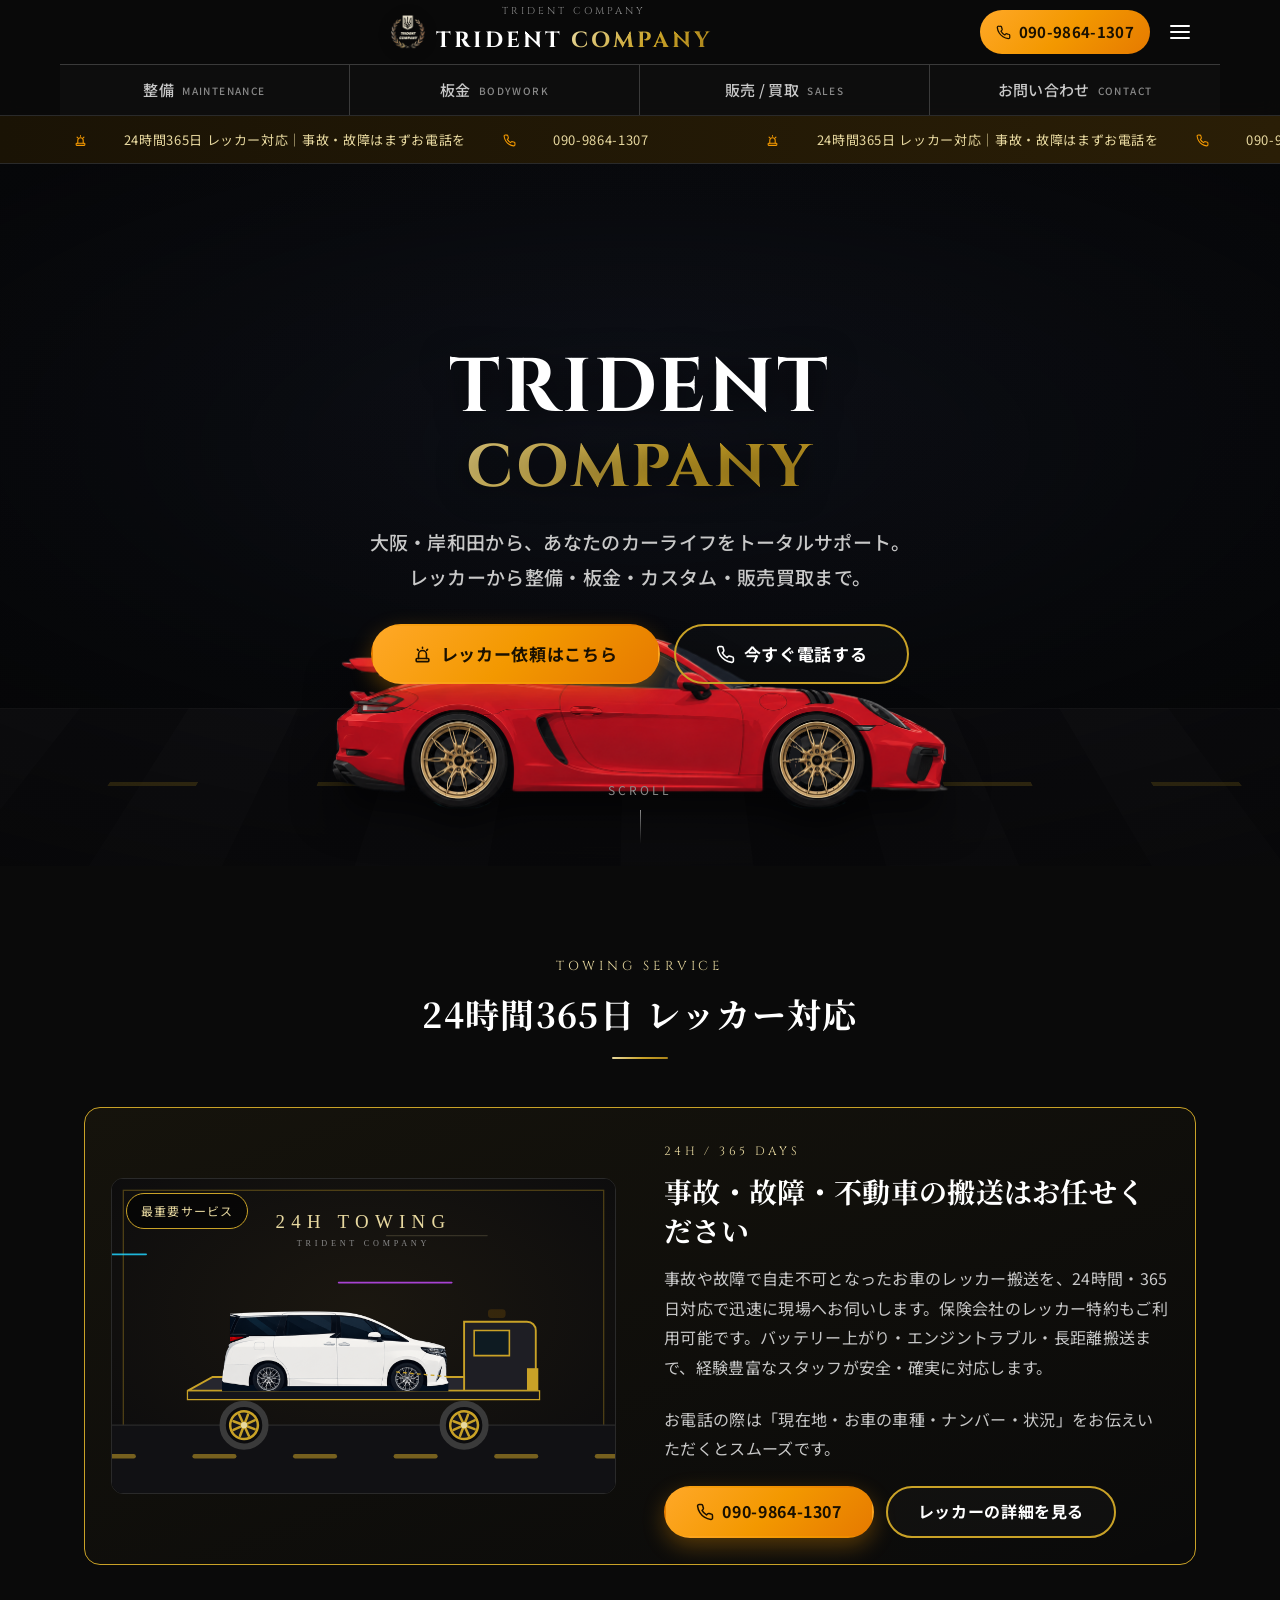
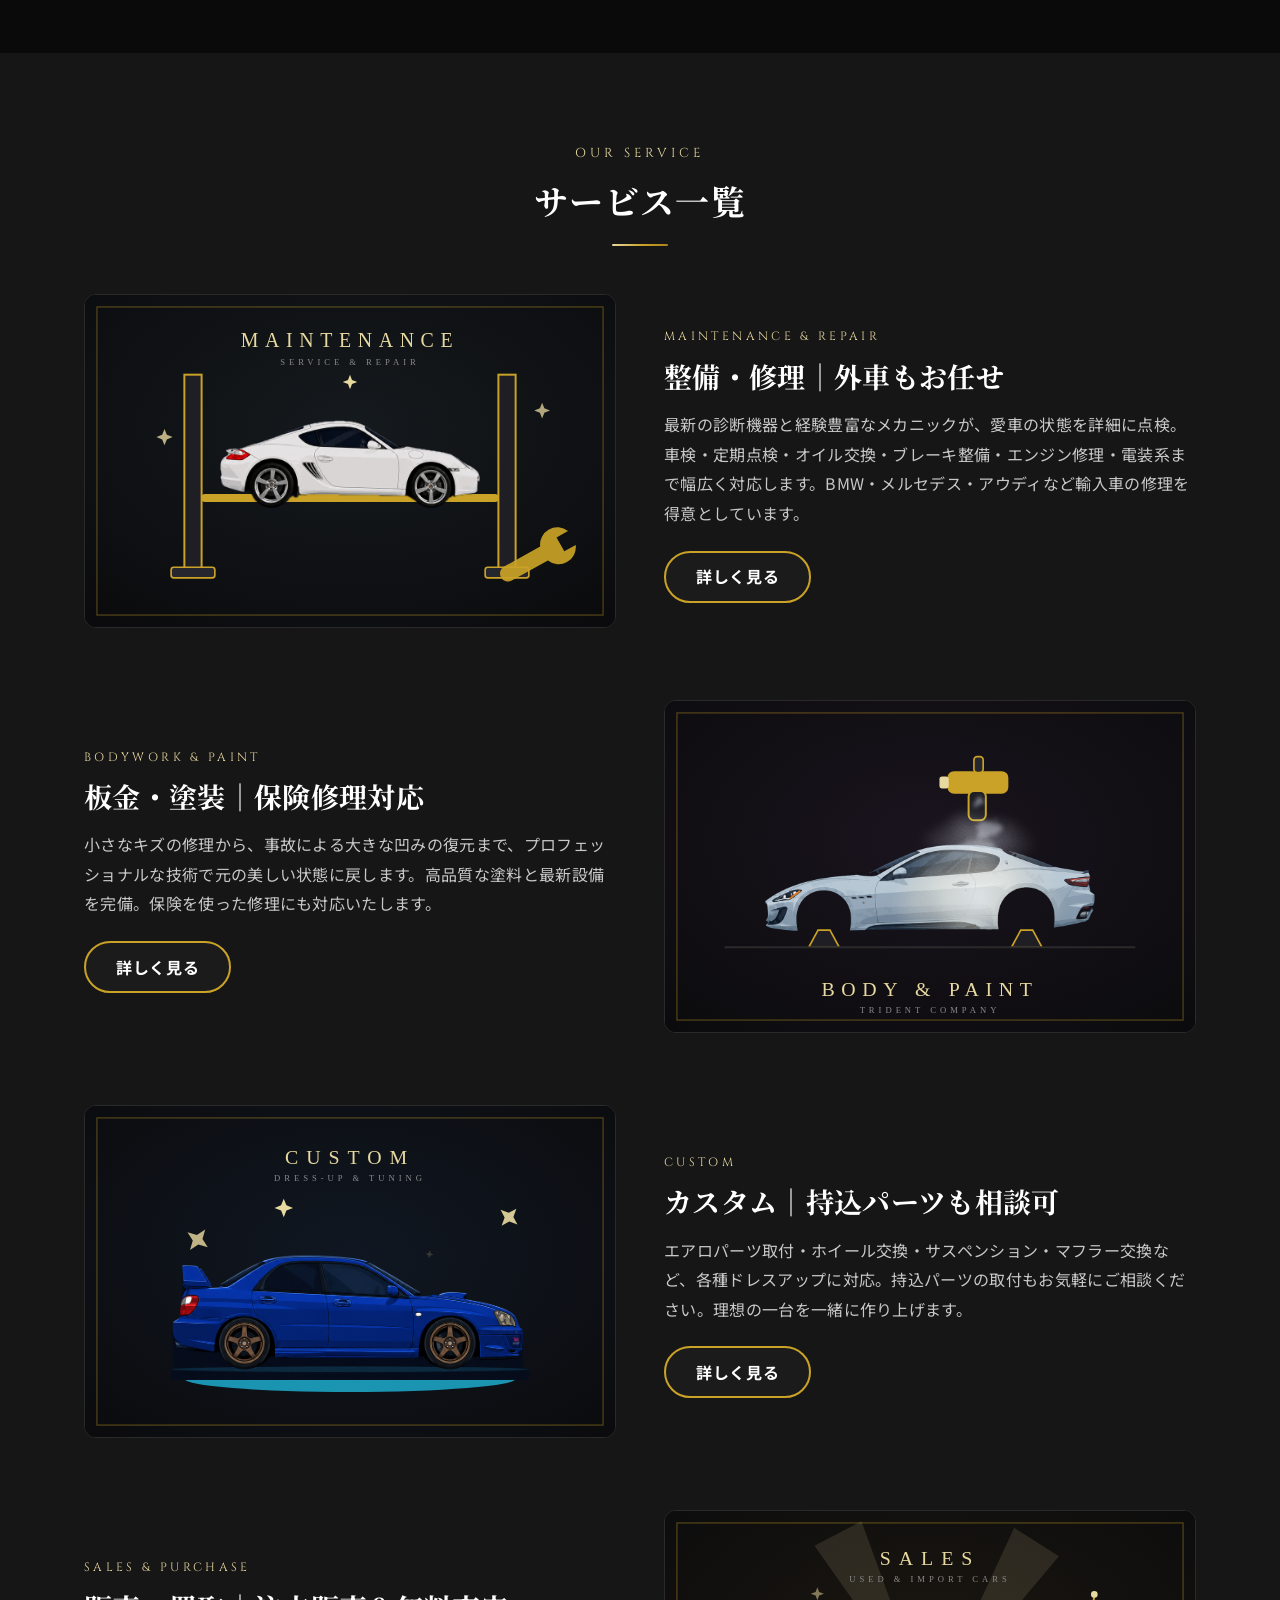
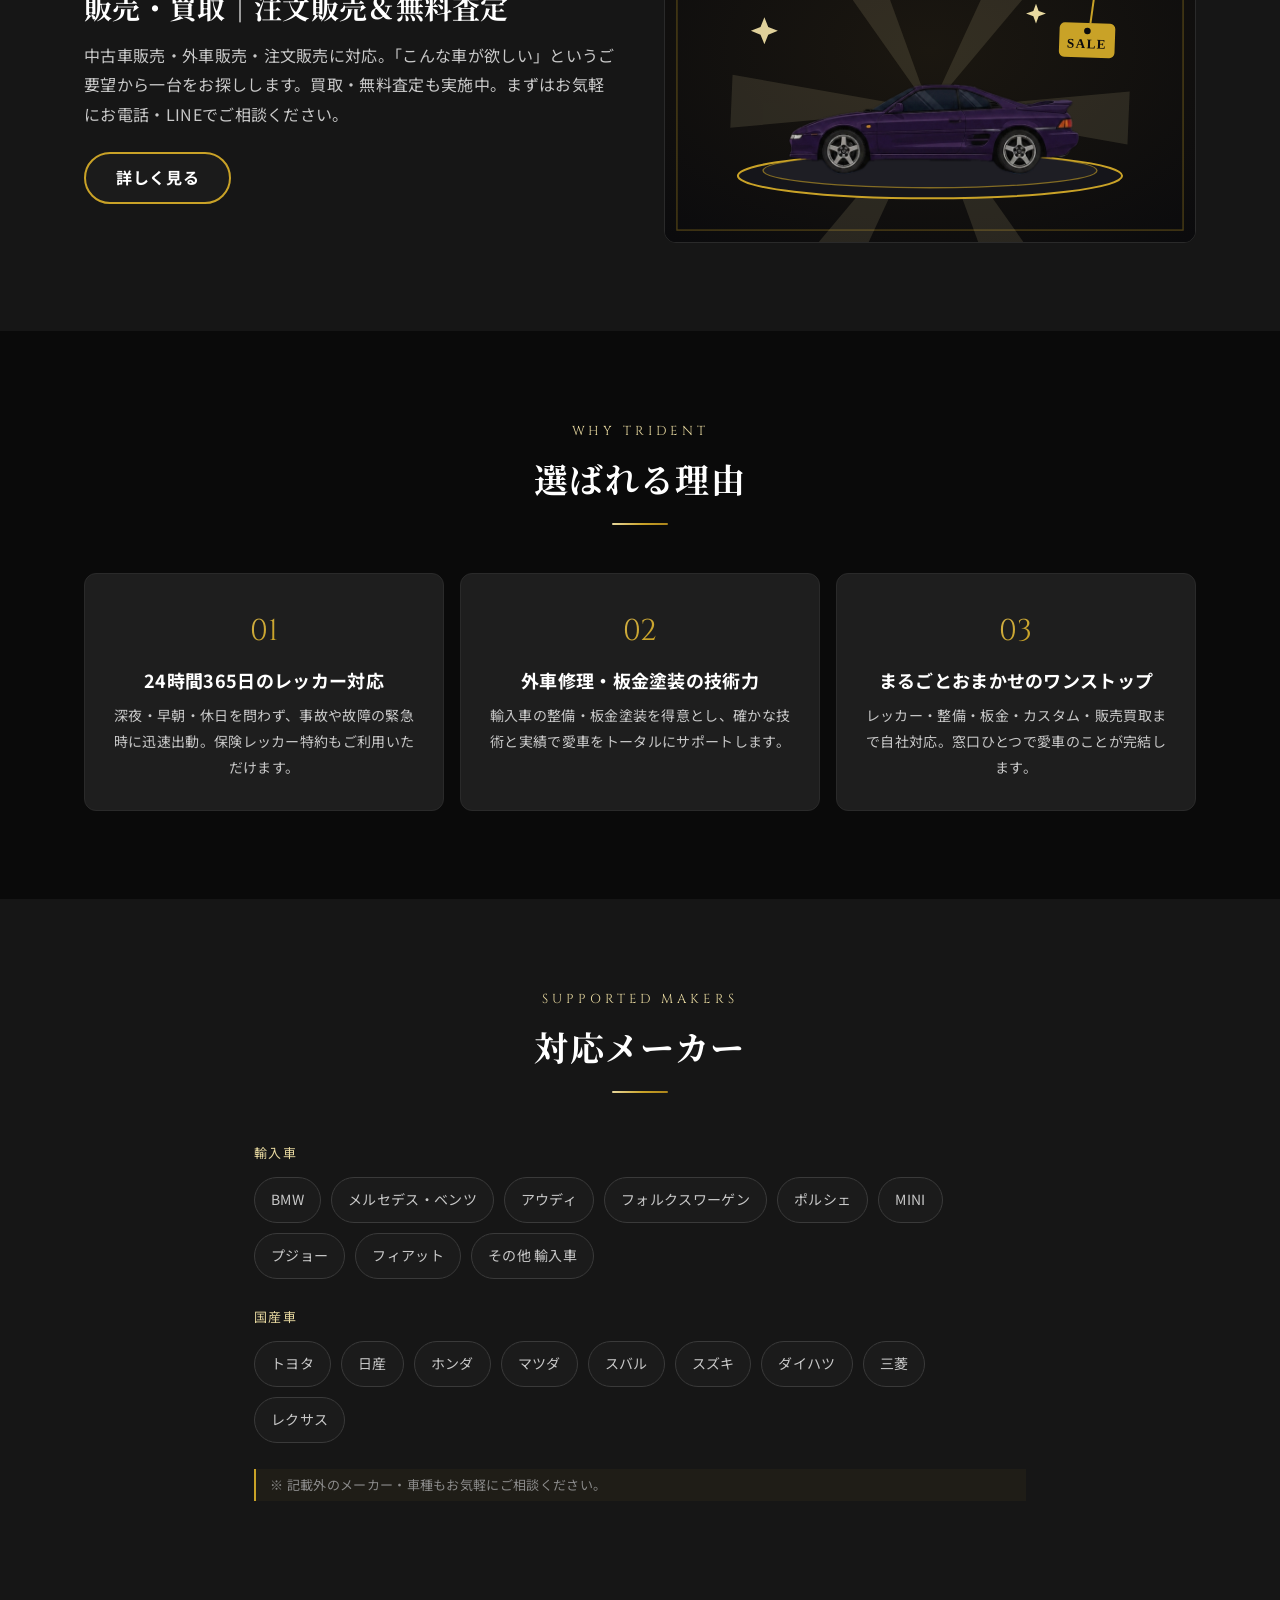
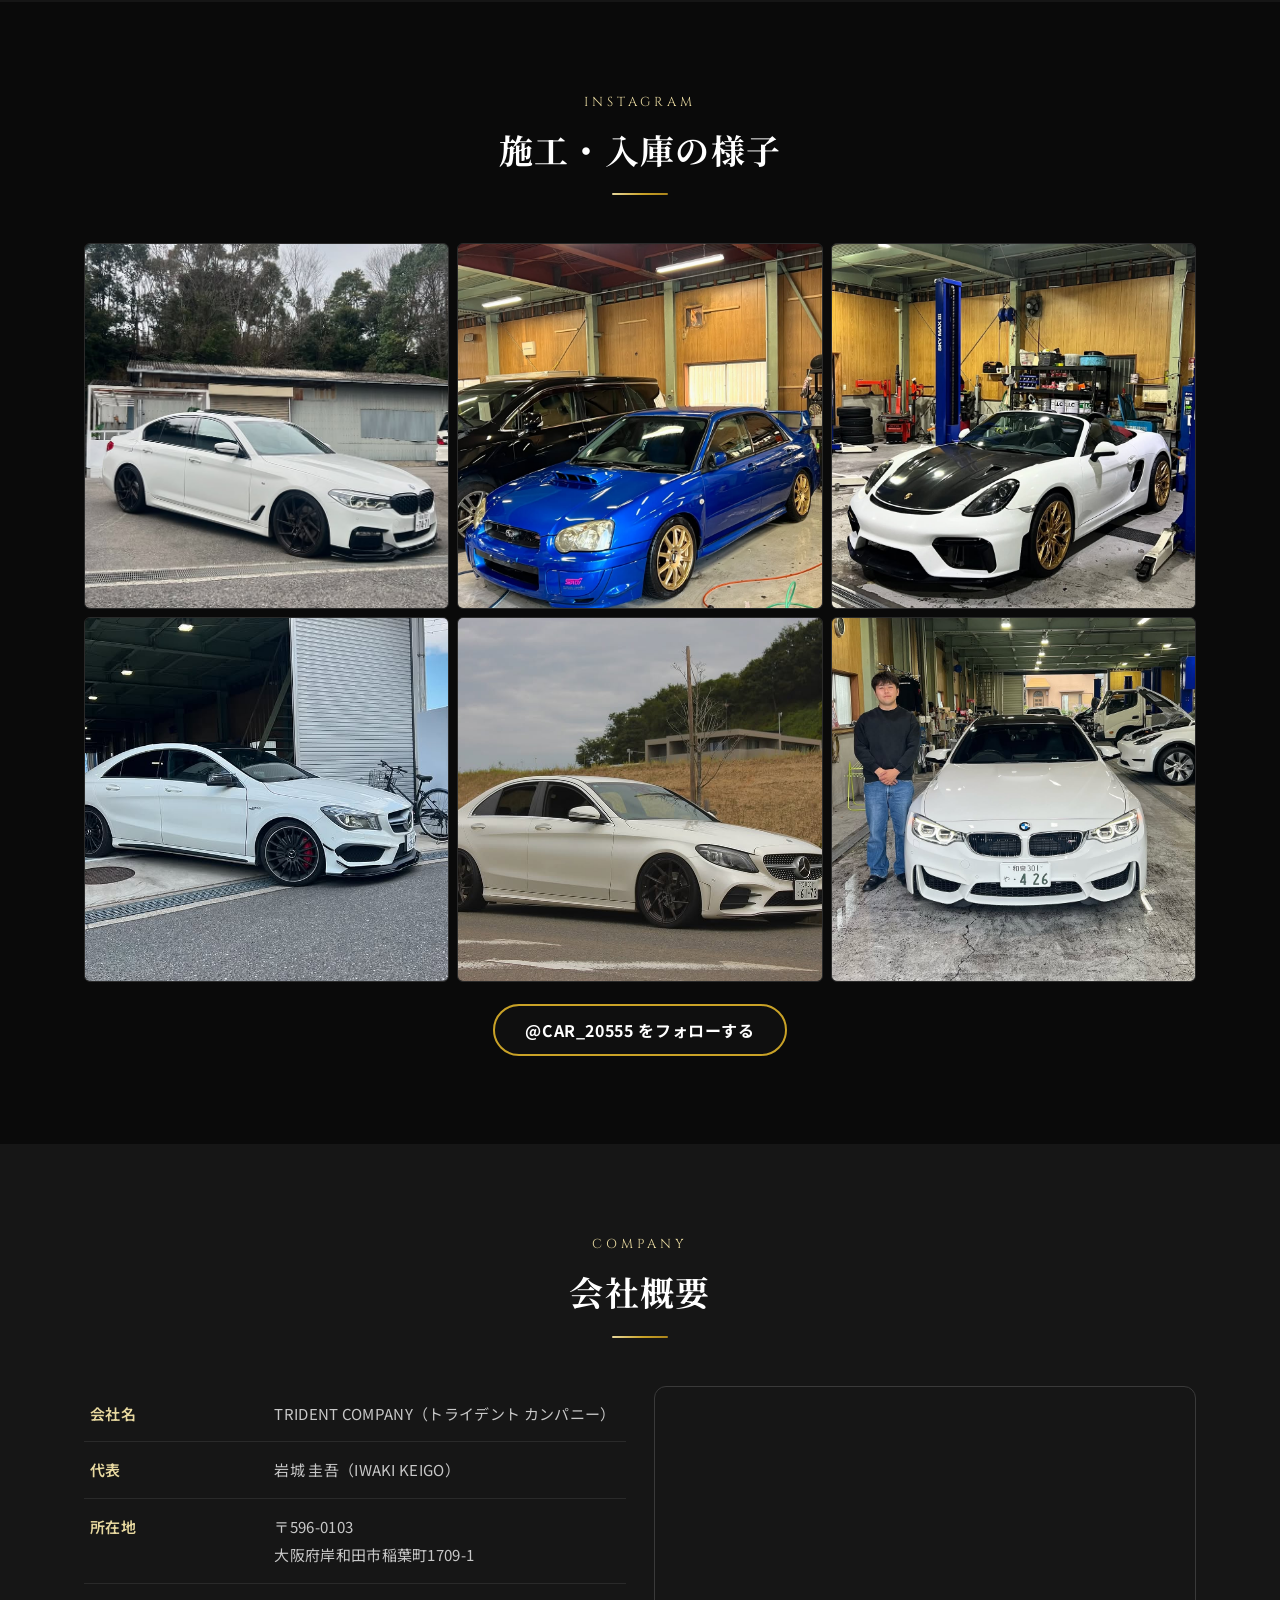
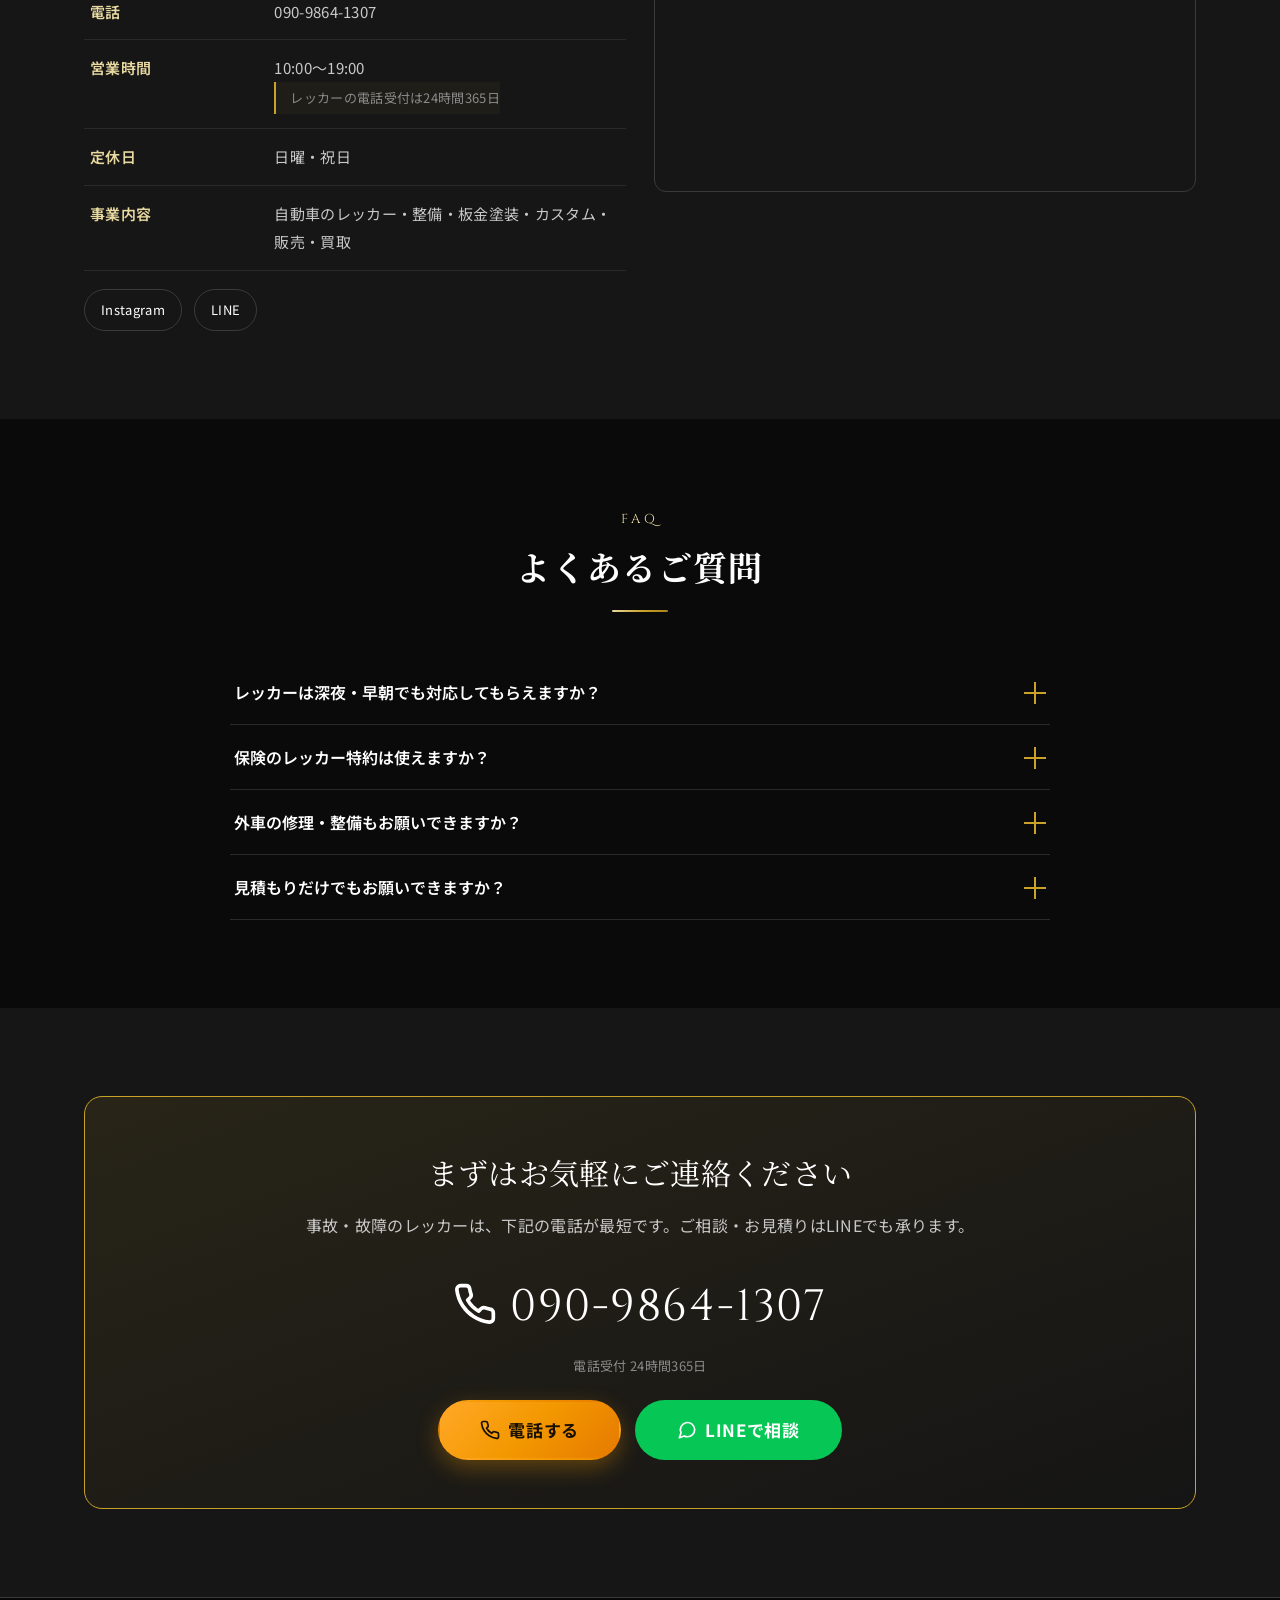
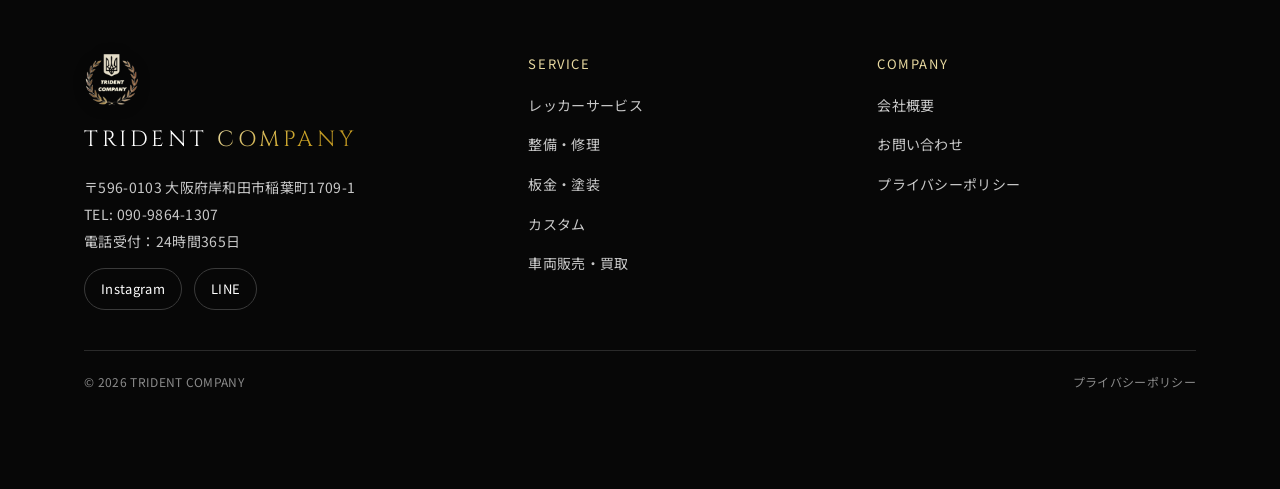
<file: index.html>
<!DOCTYPE html>
<html lang="ja">
<head>
<meta charset="UTF-8">
<meta name="viewport" content="width=device-width, initial-scale=1">
<title>TRIDENT COMPANY｜岸和田・大阪のレッカー・整備・板金塗装・カスタム・販売買取</title>
<meta name="description" content="大阪府岸和田市のTRIDENT COMPANY。24時間365日のレッカー対応をはじめ、外車修理・整備、板金塗装、カスタム、中古車販売・買取まで自動車のことをトータルサポート。事故・故障は今すぐお電話ください。">
<link rel="preconnect" href="https://fonts.googleapis.com">
<link rel="preconnect" href="https://fonts.gstatic.com" crossorigin>
<link href="https://fonts.googleapis.com/css2?family=Cinzel:wght@500;600;700&family=Noto+Sans+JP:wght@400;500;700&family=Noto+Serif+JP:wght@500;700&display=swap" rel="stylesheet">
<link rel="stylesheet" href="assets/css/style.css?v=20260727">
<!-- ▼▼ SEO/計測 内部設定（自動生成ブロック：seo_inject.py で再生成） ▼▼ -->
<link rel="canonical" href="https://trident-company.jp/">
<meta name="robots" content="index,follow,max-image-preview:large">

<!-- OGP / Twitter Card -->
<meta property="og:type" content="website">
<meta property="og:site_name" content="TRIDENT COMPANY">
<meta property="og:locale" content="ja_JP">
<meta property="og:url" content="https://trident-company.jp/">
<meta property="og:title" content="TRIDENT COMPANY｜岸和田・大阪のレッカー・整備・板金塗装・カスタム・販売買取">
<meta property="og:description" content="大阪府岸和田市のTRIDENT COMPANY。24時間365日のレッカー対応をはじめ、外車修理・整備、板金塗装、カスタム、中古車販売・買取まで自動車のことをトータルサポート。事故・故障は今すぐお電話ください。">
<meta property="og:image" content="https://trident-company.jp/assets/img/ogp.jpg">
<meta property="og:image:width" content="1200">
<meta property="og:image:height" content="630">
<meta property="og:image:alt" content="TRIDENT COMPANY｜大阪府岸和田市の自動車トータルサポート">
<meta name="twitter:card" content="summary_large_image">
<meta name="twitter:title" content="TRIDENT COMPANY｜岸和田・大阪のレッカー・整備・板金塗装・カスタム・販売買取">
<meta name="twitter:description" content="大阪府岸和田市のTRIDENT COMPANY。24時間365日のレッカー対応をはじめ、外車修理・整備、板金塗装、カスタム、中古車販売・買取まで自動車のことをトータルサポート。事故・故障は今すぐお電話ください。">
<meta name="twitter:image" content="https://trident-company.jp/assets/img/ogp.jpg">

<!-- favicon / アプリアイコン -->
<link rel="icon" href="/favicon.ico" sizes="any">
<link rel="icon" type="image/png" sizes="32x32" href="assets/img/favicon-32.png">
<link rel="icon" type="image/png" sizes="192x192" href="assets/img/favicon-192.png">
<link rel="apple-touch-icon" href="assets/img/apple-touch-icon.png">
<meta name="theme-color" content="#0A0A0A">
<meta name="format-detection" content="telephone=no">

<!-- Google Search Console 所有権確認（HTMLタグ方式を使う場合のみ、下行のコメントを外して content を記入） -->
<!-- <meta name="google-site-verification" content="ここに確認コード"> -->

<!-- 構造化データ（JSON-LD） -->
<script type="application/ld+json">
{
  "@context": "https://schema.org",
  "@graph": [
    {
      "@type": "WebSite",
      "@id": "https://trident-company.jp/#website",
      "url": "https://trident-company.jp/",
      "name": "TRIDENT COMPANY",
      "inLanguage": "ja",
      "publisher": {
        "@id": "https://trident-company.jp/#business"
      }
    },
    {
      "@type": [
        "AutoRepair",
        "AutomotiveBusiness",
        "LocalBusiness"
      ],
      "@id": "https://trident-company.jp/#business",
      "name": "TRIDENT COMPANY",
      "alternateName": "トライデント カンパニー",
      "url": "https://trident-company.jp/",
      "logo": "https://trident-company.jp/assets/img/logo.png",
      "image": "https://trident-company.jp/assets/img/ogp.jpg",
      "description": "大阪府岸和田市の自動車トータルサポート。24時間365日のレッカー対応、整備・修理、板金・塗装、カスタム、車両販売・買取に対応しています。",
      "telephone": "+81-90-9864-1307",
      "founder": {
        "@type": "Person",
        "name": "岩城 圭吾"
      },
      "address": {
        "@type": "PostalAddress",
        "postalCode": "596-0103",
        "addressCountry": "JP",
        "addressRegion": "大阪府",
        "addressLocality": "岸和田市",
        "streetAddress": "稲葉町1709-1"
      },
      "hasMap": "https://maps.google.com/maps?q=%E5%A4%A7%E9%98%AA%E5%BA%9C%E5%B2%B8%E5%92%8C%E7%94%B0%E5%B8%82%E7%A8%B2%E8%91%89%E7%94%BA1709-1",
      "openingHoursSpecification": [
        {
          "@type": "OpeningHoursSpecification",
          "dayOfWeek": [
            "Monday",
            "Tuesday",
            "Wednesday",
            "Thursday",
            "Friday",
            "Saturday"
          ],
          "opens": "10:00",
          "closes": "19:00"
        }
      ],
      "specialOpeningHoursSpecification": [],
      "areaServed": [
        {
          "@type": "AdministrativeArea",
          "name": "大阪府"
        },
        {
          "@type": "AdministrativeArea",
          "name": "京都府"
        },
        {
          "@type": "AdministrativeArea",
          "name": "兵庫県"
        },
        {
          "@type": "AdministrativeArea",
          "name": "奈良県"
        },
        {
          "@type": "AdministrativeArea",
          "name": "滋賀県"
        },
        {
          "@type": "AdministrativeArea",
          "name": "和歌山県"
        },
        {
          "@type": "AdministrativeArea",
          "name": "三重県"
        }
      ],
      "priceRange": "要お見積り",
      "currenciesAccepted": "JPY",
      "sameAs": [
        "https://www.instagram.com/car_20555/",
        "https://line.me/ti/p/a5iRVmuqXc"
      ],
      "hasOfferCatalog": {
        "@type": "OfferCatalog",
        "name": "サービス一覧",
        "itemListElement": [
          {
            "@type": "Offer",
            "itemOffered": {
              "@type": "Service",
              "name": "レッカー・車両搬送（24時間365日）",
              "url": "https://trident-company.jp/towing/"
            }
          },
          {
            "@type": "Offer",
            "itemOffered": {
              "@type": "Service",
              "name": "自動車整備・修理・車検",
              "url": "https://trident-company.jp/maintenance/"
            }
          },
          {
            "@type": "Offer",
            "itemOffered": {
              "@type": "Service",
              "name": "板金・塗装",
              "url": "https://trident-company.jp/bodywork/"
            }
          },
          {
            "@type": "Offer",
            "itemOffered": {
              "@type": "Service",
              "name": "カスタム・ドレスアップ",
              "url": "https://trident-company.jp/custom/"
            }
          },
          {
            "@type": "Offer",
            "itemOffered": {
              "@type": "Service",
              "name": "中古車販売・買取・無料査定",
              "url": "https://trident-company.jp/sales/"
            }
          }
        ]
      }
    }
  ]
}
</script>
<script type="application/ld+json">
{
  "@context": "https://schema.org",
  "@type": "FAQPage",
  "mainEntity": [
    {
      "@type": "Question",
      "name": "レッカーは深夜・早朝でも対応してもらえますか？",
      "acceptedAnswer": {
        "@type": "Answer",
        "text": "はい。24時間365日、事故・故障の緊急時に対応しております。まずはお電話（090-9864-1307）にてご連絡ください。"
      }
    },
    {
      "@type": "Question",
      "name": "保険のレッカー特約は使えますか？",
      "acceptedAnswer": {
        "@type": "Answer",
        "text": "ご加入の保険内容によりご利用いただけます。保険会社名・証券番号がお手元にあるとスムーズです。ご不明な場合もお気軽にご相談ください。"
      }
    },
    {
      "@type": "Question",
      "name": "外車の修理・整備もお願いできますか？",
      "acceptedAnswer": {
        "@type": "Answer",
        "text": "はい。BMW・メルセデス・アウディなど輸入車の整備・修理・板金塗装を得意としております。まずは車種と症状をお知らせください。"
      }
    },
    {
      "@type": "Question",
      "name": "見積もりだけでもお願いできますか？",
      "acceptedAnswer": {
        "@type": "Answer",
        "text": "もちろん可能です。お電話・LINEよりお気軽にご相談ください。写真を送っていただくと概算のご案内がスムーズです。"
      }
    }
  ]
}
</script>

<!-- アクセス解析（GA4 / GTM）：測定IDは assets/js/analytics.js に記入 -->
<script src="assets/js/analytics.js?v=20260724" defer></script>
<!-- ▲▲ SEO/計測 内部設定ここまで ▲▲ -->
</head>
<body>

<!-- ======================= ヘッダー ======================= -->
<header class="site-header">
  <div class="header-bar">
    <span class="header-spacer" aria-hidden="true"></span>
    <a href="./" class="header-logo" aria-label="TRIDENT COMPANY トップへ">
      <img src="assets/img/logo.png?v=20260721" alt="TRIDENT COMPANY エンブレム" class="header-emblem" width="36" height="36">
      <span class="header-logo__text">
        <span class="header-logo__sub">TRIDENT COMPANY</span>
        <span class="header-logo__main"><span class="t">TRIDENT</span> <span class="c">COMPANY</span></span>
      </span>
    </a>
    <a href="tel:09098641307" class="header-tel"><span class="icn icn--tel" aria-hidden="true"></span> 090-9864-1307</a>
    <button class="icon-btn" data-drawer-open aria-label="メニューを開く" aria-expanded="false" aria-controls="drawer">
      <svg viewBox="0 0 24 24" fill="none" stroke="currentColor" stroke-width="2"><path d="M3 6h18M3 12h18M3 18h18" stroke-linecap="round"/></svg>
    </button>
  </div>
  <!-- 2×2 ボックスナビ（主ナビ：整備／板金／販売・買取／お問い合わせ） -->
  <nav class="boxnav" aria-label="主要ナビゲーション">
    <a class="boxnav__item" href="maintenance/">整備 <span class="em">MAINTENANCE</span></a>
    <a class="boxnav__item" href="bodywork/">板金 <span class="em">BODYWORK</span></a>
    <a class="boxnav__item" href="sales/">販売 / 買取 <span class="em">SALES</span></a>
    <a class="boxnav__item" href="contact/">お問い合わせ <span class="em">CONTACT</span></a>
  </nav>
</header>

<!-- ======================= ドロワー（全ページ導線） ======================= -->
<div class="drawer" id="drawer">
  <div class="drawer__overlay" data-drawer-close></div>
  <div class="drawer__panel" role="dialog" aria-label="メニュー">
    <div class="drawer__head">
      <span class="drawer__brand"><img src="assets/img/logo.png?v=20260721" alt="" class="header-emblem" width="28" height="28"><span class="header-logo__main"><span class="t">TRIDENT</span> <span class="c">COMPANY</span></span></span>
      <button class="icon-btn" data-drawer-close aria-label="メニューを閉じる">
        <svg viewBox="0 0 24 24" fill="none" stroke="currentColor" stroke-width="2"><path d="M6 6l12 12M18 6L6 18" stroke-linecap="round"/></svg>
      </button>
    </div>
    <ul class="drawer__nav">
      <li><a href="towing/">レッカーサービス</a></li>
      <li><a href="maintenance/">整備・修理</a></li>
      <li><a href="bodywork/">板金・塗装</a></li>
      <li><a href="custom/">カスタム</a></li>
      <li><a href="sales/">車両販売・買取</a></li>
      <li><a href="company/">会社概要</a></li>
      <li><a href="contact/">お問い合わせ</a></li>
    </ul>
    <div class="drawer__sns">
      <a href="https://www.instagram.com/car_20555/" target="_blank" rel="noopener">Instagram</a>
      <a href="https://line.me/ti/p/a5iRVmuqXc" data-line target="_blank" rel="noopener">LINEで相談</a>
    </div>
  </div>
</div>

<main class="has-fixed-header">

  <!-- ======================= 通知バー ======================= -->
  <div class="notice-bar" role="status">
    <div class="notice-bar__track">
      <span><span class="icn icn--siren" aria-hidden="true"></span> 24時間365日 レッカー対応｜事故・故障はまずお電話を <span class="icn icn--tel" aria-hidden="true"></span> 090-9864-1307</span>
      <span><span class="icn icn--siren" aria-hidden="true"></span> 24時間365日 レッカー対応｜事故・故障はまずお電話を <span class="icn icn--tel" aria-hidden="true"></span> 090-9864-1307</span>
    </div>
  </div>

  <!-- ======================= ファーストビュー ======================= -->
  <section class="hero">
    <!-- 3D走行シーン：実写のオーナー車（Cayman GT4）は定位置で、路面・光跡が後方へ流れる -->
    <div class="hero__bg hero3d" aria-hidden="true">
      <div class="hero3d__streaks"><i class="s1"></i><i class="s2"></i><i class="s3"></i><i class="s4"></i><i class="s5"></i><i class="s6"></i></div>
      <div class="hero3d__road">
        <div class="hero3d__lane"></div>
      </div>
      <div class="hero3d__car">
        <img class="hero3d__body" src="assets/img/hero-car-toon.png?v=20260721" alt="">
        <img class="hero3d__wheel hero3d__wheel--f" src="assets/img/hero-wheel-f.png?v=20260721" alt="">
        <img class="hero3d__wheel hero3d__wheel--r" src="assets/img/hero-wheel-r.png?v=20260721" alt="">
      </div>
    </div>
    <div class="hero__inner">
      <h1 class="hero__logo">
        <span class="l1">TRIDENT</span>
        <span class="l2">COMPANY</span>
      </h1>
      <p class="hero__copy">大阪・岸和田から、あなたのカーライフをトータルサポート。<br>レッカーから整備・板金・カスタム・販売買取まで。</p>
      <div class="hero__cta">
        <a href="#contact" class="btn btn--primary btn--lg"><span class="btn__icon"><span class="icn icn--siren" aria-hidden="true"></span></span> レッカー依頼はこちら</a>
        <a href="tel:09098641307" class="btn btn--ghost btn--lg"><span class="btn__icon"><span class="icn icn--tel" aria-hidden="true"></span></span> 今すぐ電話する</a>
      </div>
    </div>
    <a href="#towing" class="hero__scroll">SCROLL</a>
  </section>

  <!-- ======================= レッカー（最重要） ======================= -->
  <section class="section" id="towing">
    <div class="container">
      <div class="sec-head">
        <span class="sec-head__en">Towing Service</span>
        <h2 class="sec-head__ja">24時間365日 レッカー対応</h2>
        <div class="sec-head__divider"></div>
      </div>
      <div class="service-row service-row--feature reveal">
        <div class="service-row__media">
          <span class="service-row__badge">最重要サービス</span>
          <img src="assets/img/towing.svg?v=20260724" alt="高級車をレッカー搬送するTRIDENT COMPANYのレッカー車" loading="lazy" decoding="async">
        </div>
        <div class="service-row__body">
          <span class="service-row__en">24H / 365 Days</span>
          <h3 class="service-row__title">事故・故障・不動車の搬送はお任せください</h3>
          <p class="service-row__text">事故や故障で自走不可となったお車のレッカー搬送を、24時間・365日対応で迅速に現場へお伺いします。保険会社のレッカー特約もご利用可能です。バッテリー上がり・エンジントラブル・長距離搬送まで、経験豊富なスタッフが安全・確実に対応します。</p>
          <p class="service-row__text">お電話の際は「現在地・お車の車種・ナンバー・状況」をお伝えいただくとスムーズです。</p>
          <div class="service-row__actions">
            <a href="tel:09098641307" class="btn btn--tel"><span class="btn__icon"><span class="icn icn--tel" aria-hidden="true"></span></span> 090-9864-1307</a>
            <a href="towing/" class="btn btn--ghost">レッカーの詳細を見る</a>
          </div>
        </div>
      </div>
    </div>
  </section>

  <!-- ======================= その他サービス（整備/板金/カスタム/販売買取） ======================= -->
  <section class="section section--sub">
    <div class="container">
      <div class="sec-head">
        <span class="sec-head__en">Our Service</span>
        <h2 class="sec-head__ja">サービス一覧</h2>
        <div class="sec-head__divider"></div>
      </div>

      <!-- 整備・修理 -->
      <div class="service-row reveal">
        <div class="service-row__media"><img src="assets/img/maintenance.svg?v=20260721" alt="輸入車を整備するTRIDENT COMPANYの工場" loading="lazy" decoding="async"></div>
        <div class="service-row__body">
          <span class="service-row__en">Maintenance & Repair</span>
          <h3 class="service-row__title">整備・修理｜外車もお任せ</h3>
          <p class="service-row__text">最新の診断機器と経験豊富なメカニックが、愛車の状態を詳細に点検。車検・定期点検・オイル交換・ブレーキ整備・エンジン修理・電装系まで幅広く対応します。BMW・メルセデス・アウディなど輸入車の修理を得意としています。</p>
          <div class="service-row__actions">
            <a href="maintenance/" class="btn btn--ghost">詳しく見る</a>
          </div>
        </div>
      </div>

      <!-- 板金・塗装 -->
      <div class="service-row service-row--reverse reveal">
        <div class="service-row__media"><img src="assets/img/bodywork.svg?v=20260727" alt="板金塗装作業中の車両" loading="lazy" decoding="async"></div>
        <div class="service-row__body">
          <span class="service-row__en">Bodywork & Paint</span>
          <h3 class="service-row__title">板金・塗装｜保険修理対応</h3>
          <p class="service-row__text">小さなキズの修理から、事故による大きな凹みの復元まで、プロフェッショナルな技術で元の美しい状態に戻します。高品質な塗料と最新設備を完備。保険を使った修理にも対応いたします。</p>
          <div class="service-row__actions">
            <a href="bodywork/" class="btn btn--ghost">詳しく見る</a>
          </div>
        </div>
      </div>

      <!-- カスタム -->
      <div class="service-row reveal">
        <div class="service-row__media"><img src="assets/img/custom.svg?v=20260724" alt="カスタムされたスポーツカー" loading="lazy" decoding="async"></div>
        <div class="service-row__body">
          <span class="service-row__en">Custom</span>
          <h3 class="service-row__title">カスタム｜持込パーツも相談可</h3>
          <p class="service-row__text">エアロパーツ取付・ホイール交換・サスペンション・マフラー交換など、各種ドレスアップに対応。持込パーツの取付もお気軽にご相談ください。理想の一台を一緒に作り上げます。</p>
          <div class="service-row__actions">
            <a href="custom/" class="btn btn--ghost">詳しく見る</a>
          </div>
        </div>
      </div>

      <!-- 販売・買取 -->
      <div class="service-row service-row--reverse reveal">
        <div class="service-row__media"><img src="assets/img/sales.svg?v=20260721" alt="展示された車両" loading="lazy" decoding="async"></div>
        <div class="service-row__body">
          <span class="service-row__en">Sales & Purchase</span>
          <h3 class="service-row__title">販売・買取｜注文販売＆無料査定</h3>
          <p class="service-row__text">中古車販売・外車販売・注文販売に対応。「こんな車が欲しい」というご要望から一台をお探しします。買取・無料査定も実施中。まずはお気軽にお電話・LINEでご相談ください。</p>
          <div class="service-row__actions">
            <a href="sales/" class="btn btn--ghost">詳しく見る</a>
          </div>
        </div>
      </div>
    </div>
  </section>

  <!-- ======================= 選ばれる理由 ======================= -->
  <section class="section">
    <div class="container">
      <div class="sec-head">
        <span class="sec-head__en">Why TRIDENT</span>
        <h2 class="sec-head__ja">選ばれる理由</h2>
        <div class="sec-head__divider"></div>
      </div>
      <div class="reason-grid">
        <div class="reason reveal"><div class="reason__no">01</div><h3 class="reason__title">24時間365日のレッカー対応</h3><p class="reason__text">深夜・早朝・休日を問わず、事故や故障の緊急時に迅速出動。保険レッカー特約もご利用いただけます。</p></div>
        <div class="reason reveal"><div class="reason__no">02</div><h3 class="reason__title">外車修理・板金塗装の技術力</h3><p class="reason__text">輸入車の整備・板金塗装を得意とし、確かな技術と実績で愛車をトータルにサポートします。</p></div>
        <div class="reason reveal"><div class="reason__no">03</div><h3 class="reason__title">まるごとおまかせのワンストップ</h3><p class="reason__text">レッカー・整備・板金・カスタム・販売買取まで自社対応。窓口ひとつで愛車のことが完結します。</p></div>
      </div>
    </div>
  </section>

  <!-- ======================= 対応メーカー ======================= -->
  <section class="section section--sub">
    <div class="container container--narrow">
      <div class="sec-head">
        <span class="sec-head__en">Supported Makers</span>
        <h2 class="sec-head__ja">対応メーカー</h2>
        <div class="sec-head__divider"></div>
      </div>
      <div class="maker-group reveal">
        <div class="maker-group__label">輸入車</div>
        <ul class="maker-list">
          <li>BMW</li><li>メルセデス・ベンツ</li><li>アウディ</li><li>フォルクスワーゲン</li><li>ポルシェ</li><li>MINI</li><li>プジョー</li><li>フィアット</li><li>その他 輸入車</li>
        </ul>
      </div>
      <div class="maker-group reveal">
        <div class="maker-group__label">国産車</div>
        <ul class="maker-list">
          <li>トヨタ</li><li>日産</li><li>ホンダ</li><li>マツダ</li><li>スバル</li><li>スズキ</li><li>ダイハツ</li><li>三菱</li><li>レクサス</li>
        </ul>
      </div>
      <p class="note">※ 記載外のメーカー・車種もお気軽にご相談ください。</p>
    </div>
  </section>

  <!-- ======================= Instagram ======================= -->
  <section class="section">
    <div class="container">
      <div class="sec-head">
        <span class="sec-head__en">Instagram</span>
        <h2 class="sec-head__ja">施工・入庫の様子</h2>
        <div class="sec-head__divider"></div>
      </div>
      <!-- 投稿リスト（assets/data/instagram-posts.js）の 6 件を登録順に表示。
           各画像は該当投稿の permalink へ遷移する。
           以下の静的グリッドは JS 無効時のフォールバック（同じ 6 件） -->
      <div class="ig-grid reveal">
        <a href="https://www.instagram.com/car_20555/p/DHYOEVEyByz/" target="_blank" rel="noopener"><img src="assets/img/ig/DHYOEVEyByz.jpg" alt="施工・入庫の様子（Instagram投稿）" loading="lazy" decoding="async"></a>
        <a href="https://www.instagram.com/car_20555/p/DGPBVTJzS4d/" target="_blank" rel="noopener"><img src="assets/img/ig/DGPBVTJzS4d.jpg" alt="施工・入庫の様子（Instagram投稿）" loading="lazy" decoding="async"></a>
        <a href="https://www.instagram.com/car_20555/p/DFrOWS2ydJn/" target="_blank" rel="noopener"><img src="assets/img/ig/DFrOWS2ydJn.jpg" alt="施工・入庫の様子（Instagram投稿）" loading="lazy" decoding="async"></a>
        <a href="https://www.instagram.com/car_20555/p/DFrNxedy4ZI/" target="_blank" rel="noopener"><img src="assets/img/ig/DFrNxedy4ZI.jpg" alt="施工・入庫の様子（Instagram投稿）" loading="lazy" decoding="async"></a>
        <a href="https://www.instagram.com/car_20555/p/DFrNhfMSa7k/" target="_blank" rel="noopener"><img src="assets/img/ig/DFrNhfMSa7k.jpg" alt="施工・入庫の様子（Instagram投稿）" loading="lazy" decoding="async"></a>
        <a href="https://www.instagram.com/car_20555/p/DCA43_5S76t/" target="_blank" rel="noopener"><img src="assets/img/ig/DCA43_5S76t.jpg" alt="施工・入庫の様子（Instagram投稿）" loading="lazy" decoding="async"></a>
      </div>
      <div class="ig-note">
        <a href="https://www.instagram.com/car_20555/" target="_blank" rel="noopener" class="btn btn--ghost">@CAR_20555 をフォローする</a>
      </div>
    </div>
  </section>

  <!-- ======================= 会社概要 ======================= -->
  <section class="section section--sub" id="company">
    <div class="container">
      <div class="sec-head">
        <span class="sec-head__en">Company</span>
        <h2 class="sec-head__ja">会社概要</h2>
        <div class="sec-head__divider"></div>
      </div>
      <div class="company-cols reveal">
        <div>
          <table class="info-table">
            <tr><th>会社名</th><td>TRIDENT COMPANY（トライデント カンパニー）</td></tr>
            <tr><th>代表</th><td>岩城 圭吾（IWAKI KEIGO）</td></tr>
            <tr><th>所在地</th><td>〒596-0103<br>大阪府岸和田市稲葉町1709-1</td></tr>
            <tr><th>電話</th><td><a href="tel:09098641307">090-9864-1307</a></td></tr>
            <tr><th>営業時間</th><td>10:00〜19:00<br><span class="note" style="display:inline-block">レッカーの電話受付は24時間365日</span></td></tr>
            <tr><th>定休日</th><td>日曜・祝日</td></tr>
            <tr><th>事業内容</th><td>自動車のレッカー・整備・板金塗装・カスタム・販売・買取</td></tr>
          </table>
          <div class="footer-sns" style="margin-top:18px">
            <a href="https://www.instagram.com/car_20555/" target="_blank" rel="noopener">Instagram</a>
            <a href="https://line.me/ti/p/a5iRVmuqXc" data-line target="_blank" rel="noopener">LINE</a>
          </div>
        </div>
        <div class="map-embed">
          <!-- 住所連動のGoogleマップ埋め込み（キー不要のembed） -->
          <iframe title="TRIDENT COMPANY 所在地" loading="lazy" referrerpolicy="no-referrer-when-downgrade"
            src="https://maps.google.com/maps?q=%E5%A4%A7%E9%98%AA%E5%BA%9C%E5%B2%B8%E5%92%8C%E7%94%B0%E5%B8%82%E7%A8%B2%E8%91%89%E7%94%BA1709-1&output=embed"></iframe>
        </div>
      </div>
    </div>
  </section>

  <!-- ======================= FAQ ======================= -->
  <section class="section">
    <div class="container">
      <div class="sec-head">
        <span class="sec-head__en">FAQ</span>
        <h2 class="sec-head__ja">よくあるご質問</h2>
        <div class="sec-head__divider"></div>
      </div>
      <div class="faq reveal">
        <div class="faq__item">
          <button class="faq__q" aria-expanded="false">レッカーは深夜・早朝でも対応してもらえますか？<span class="mark"></span></button>
          <div class="faq__a"><p>はい。24時間365日、事故・故障の緊急時に対応しております。まずはお電話（090-9864-1307）にてご連絡ください。</p></div>
        </div>
        <div class="faq__item">
          <button class="faq__q" aria-expanded="false">保険のレッカー特約は使えますか？<span class="mark"></span></button>
          <div class="faq__a"><p>ご加入の保険内容によりご利用いただけます。保険会社名・証券番号がお手元にあるとスムーズです。ご不明な場合もお気軽にご相談ください。</p></div>
        </div>
        <div class="faq__item">
          <button class="faq__q" aria-expanded="false">外車の修理・整備もお願いできますか？<span class="mark"></span></button>
          <div class="faq__a"><p>はい。BMW・メルセデス・アウディなど輸入車の整備・修理・板金塗装を得意としております。まずは車種と症状をお知らせください。</p></div>
        </div>
        <div class="faq__item">
          <button class="faq__q" aria-expanded="false">見積もりだけでもお願いできますか？<span class="mark"></span></button>
          <div class="faq__a"><p>もちろん可能です。お電話・LINEよりお気軽にご相談ください。写真を送っていただくと概算のご案内がスムーズです。</p></div>
        </div>
      </div>
    </div>
  </section>

  <!-- ======================= 連絡先CTA：電話・LINEの2窓口に統一（#contact = レッカーCTAのスクロール先） ======================= -->
  <section class="section section--sub contact-cta" id="contact">
    <div class="container">
      <div class="contact-cta__box reveal">
        <p class="contact-cta__lead">まずはお気軽にご連絡ください</p>
        <p class="contact-cta__sub">事故・故障のレッカーは、下記の電話が最短です。ご相談・お見積りはLINEでも承ります。</p>
        <a href="tel:09098641307" class="contact-cta__tel"><span class="icn icn--tel" aria-hidden="true"></span> 090-9864-1307</a>
        <p class="contact-cta__hours">電話受付 24時間365日</p>
        <div class="contact-cta__actions">
          <a href="tel:09098641307" class="btn btn--tel btn--lg"><span class="btn__icon"><span class="icn icn--tel" aria-hidden="true"></span></span> 電話する</a>
          <a href="https://line.me/ti/p/a5iRVmuqXc" data-line target="_blank" rel="noopener" class="btn btn--line btn--lg"><span class="btn__icon"><span class="icn icn--chat" aria-hidden="true"></span></span> LINEで相談</a>
        </div>
      </div>
    </div>
  </section>

</main>

<!-- ======================= フッター ======================= -->
<footer class="site-footer">
  <div class="container">
    <div class="footer-grid">
      <div>
        <img src="assets/img/logo.png?v=20260721" alt="TRIDENT COMPANY エンブレム" class="footer-emblem" width="56" height="56" loading="lazy" decoding="async">
        <div class="footer-logo"><span class="t">TRIDENT</span> <span class="c">COMPANY</span></div>
        <div class="footer-info">
          〒596-0103 大阪府岸和田市稲葉町1709-1<br>
          TEL: <a href="tel:09098641307">090-9864-1307</a><br>
          電話受付：24時間365日
        </div>
        <div class="footer-sns">
          <a href="https://www.instagram.com/car_20555/" target="_blank" rel="noopener">Instagram</a>
          <a href="https://line.me/ti/p/a5iRVmuqXc" data-line target="_blank" rel="noopener">LINE</a>
        </div>
      </div>
      <div>
        <div class="footer-col__title">SERVICE</div>
        <ul class="footer-nav">
          <li><a href="towing/">レッカーサービス</a></li>
          <li><a href="maintenance/">整備・修理</a></li>
          <li><a href="bodywork/">板金・塗装</a></li>
          <li><a href="custom/">カスタム</a></li>
          <li><a href="sales/">車両販売・買取</a></li>
        </ul>
      </div>
      <div>
        <div class="footer-col__title">COMPANY</div>
        <ul class="footer-nav">
          <li><a href="company/">会社概要</a></li>
          <li><a href="contact/">お問い合わせ</a></li>
          <li><a href="privacy/">プライバシーポリシー</a></li>
        </ul>
      </div>
    </div>
    <div class="footer-bottom">
      <span>© <span data-year>2026</span> TRIDENT COMPANY</span>
      <a href="privacy/">プライバシーポリシー</a>
    </div>
  </div>
</footer>

<!-- ======================= 下部固定CTA（SP） ======================= -->
<nav class="fixed-cta" aria-label="固定アクション">
  <a href="tel:09098641307" class="is-tel"><span class="ic"><span class="icn icn--tel" aria-hidden="true"></span></span>電話する</a>
  <a href="https://line.me/ti/p/a5iRVmuqXc" data-line target="_blank" rel="noopener" class="is-line"><span class="ic"><span class="icn icn--chat" aria-hidden="true"></span></span>LINE</a>
</nav>

<script src="assets/data/instagram-posts.js"></script>
<script src="assets/js/main.js"></script>
</body>
</html>
</file>
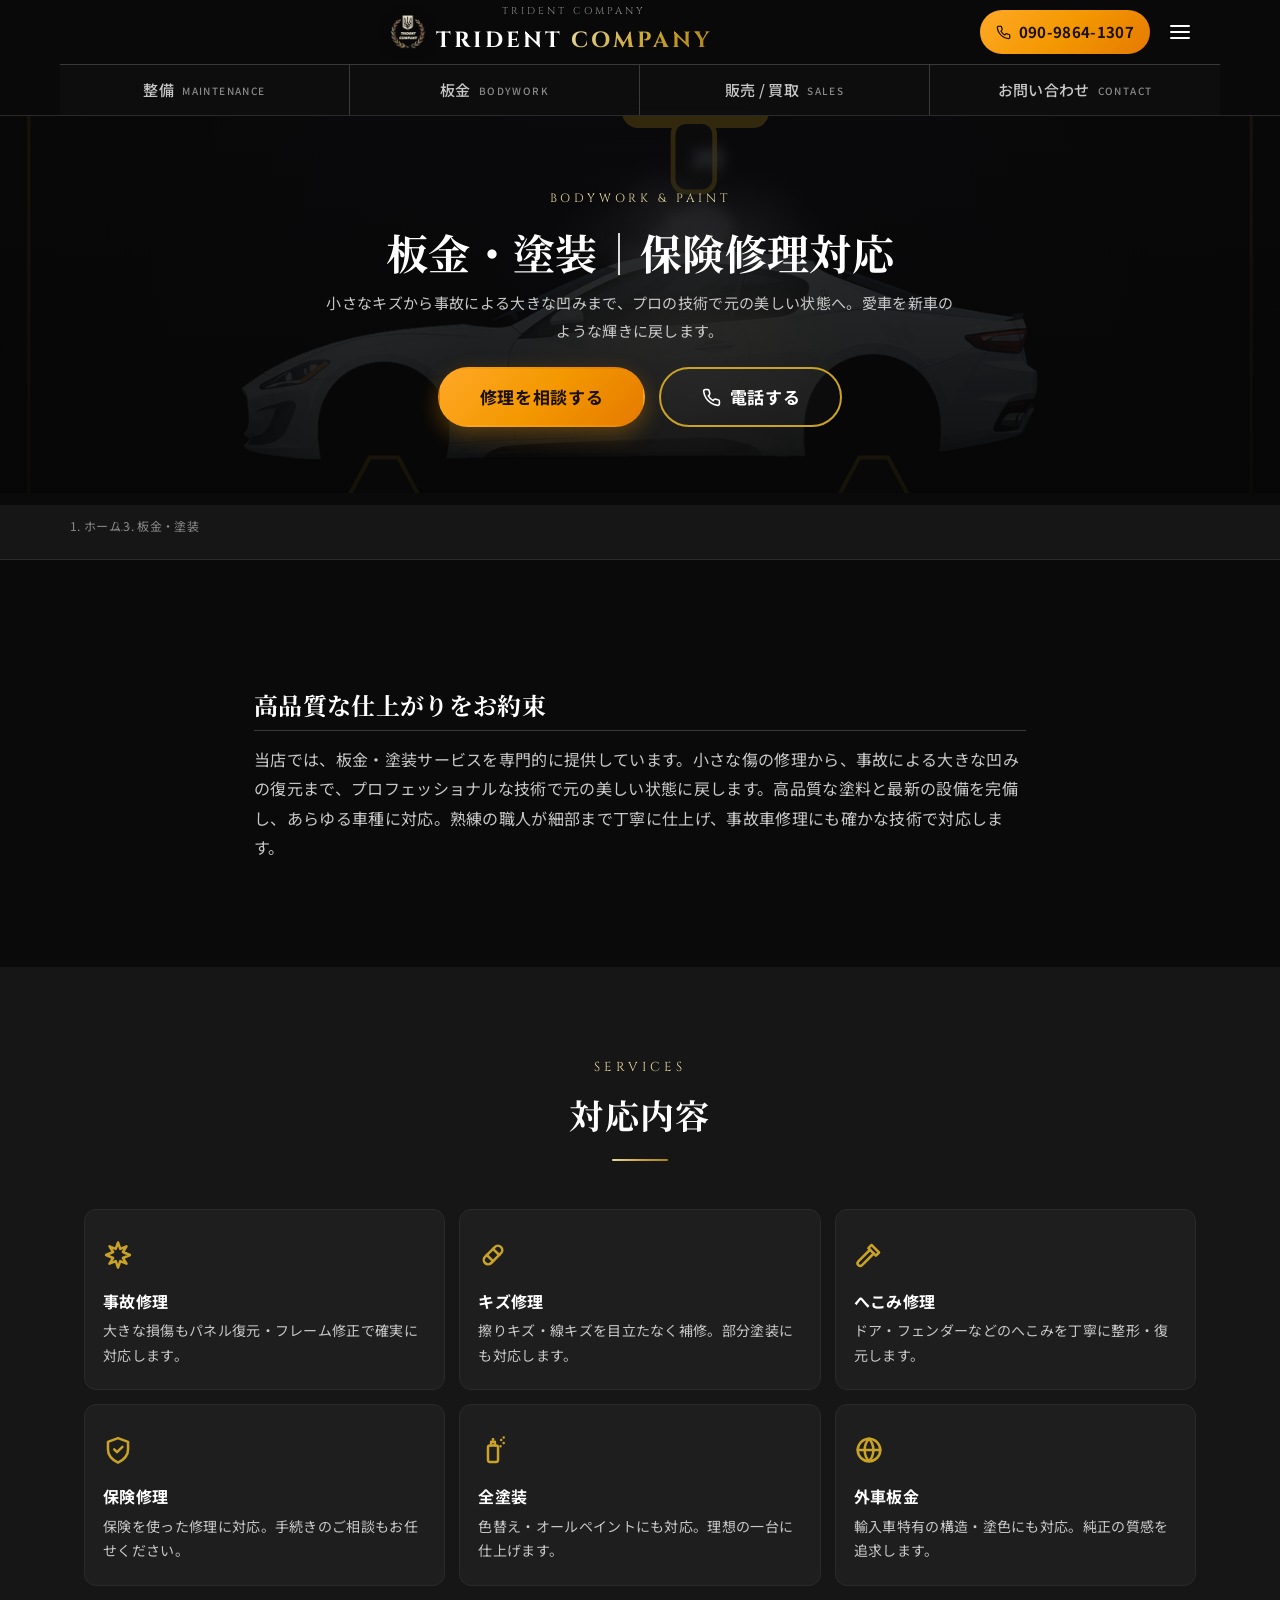
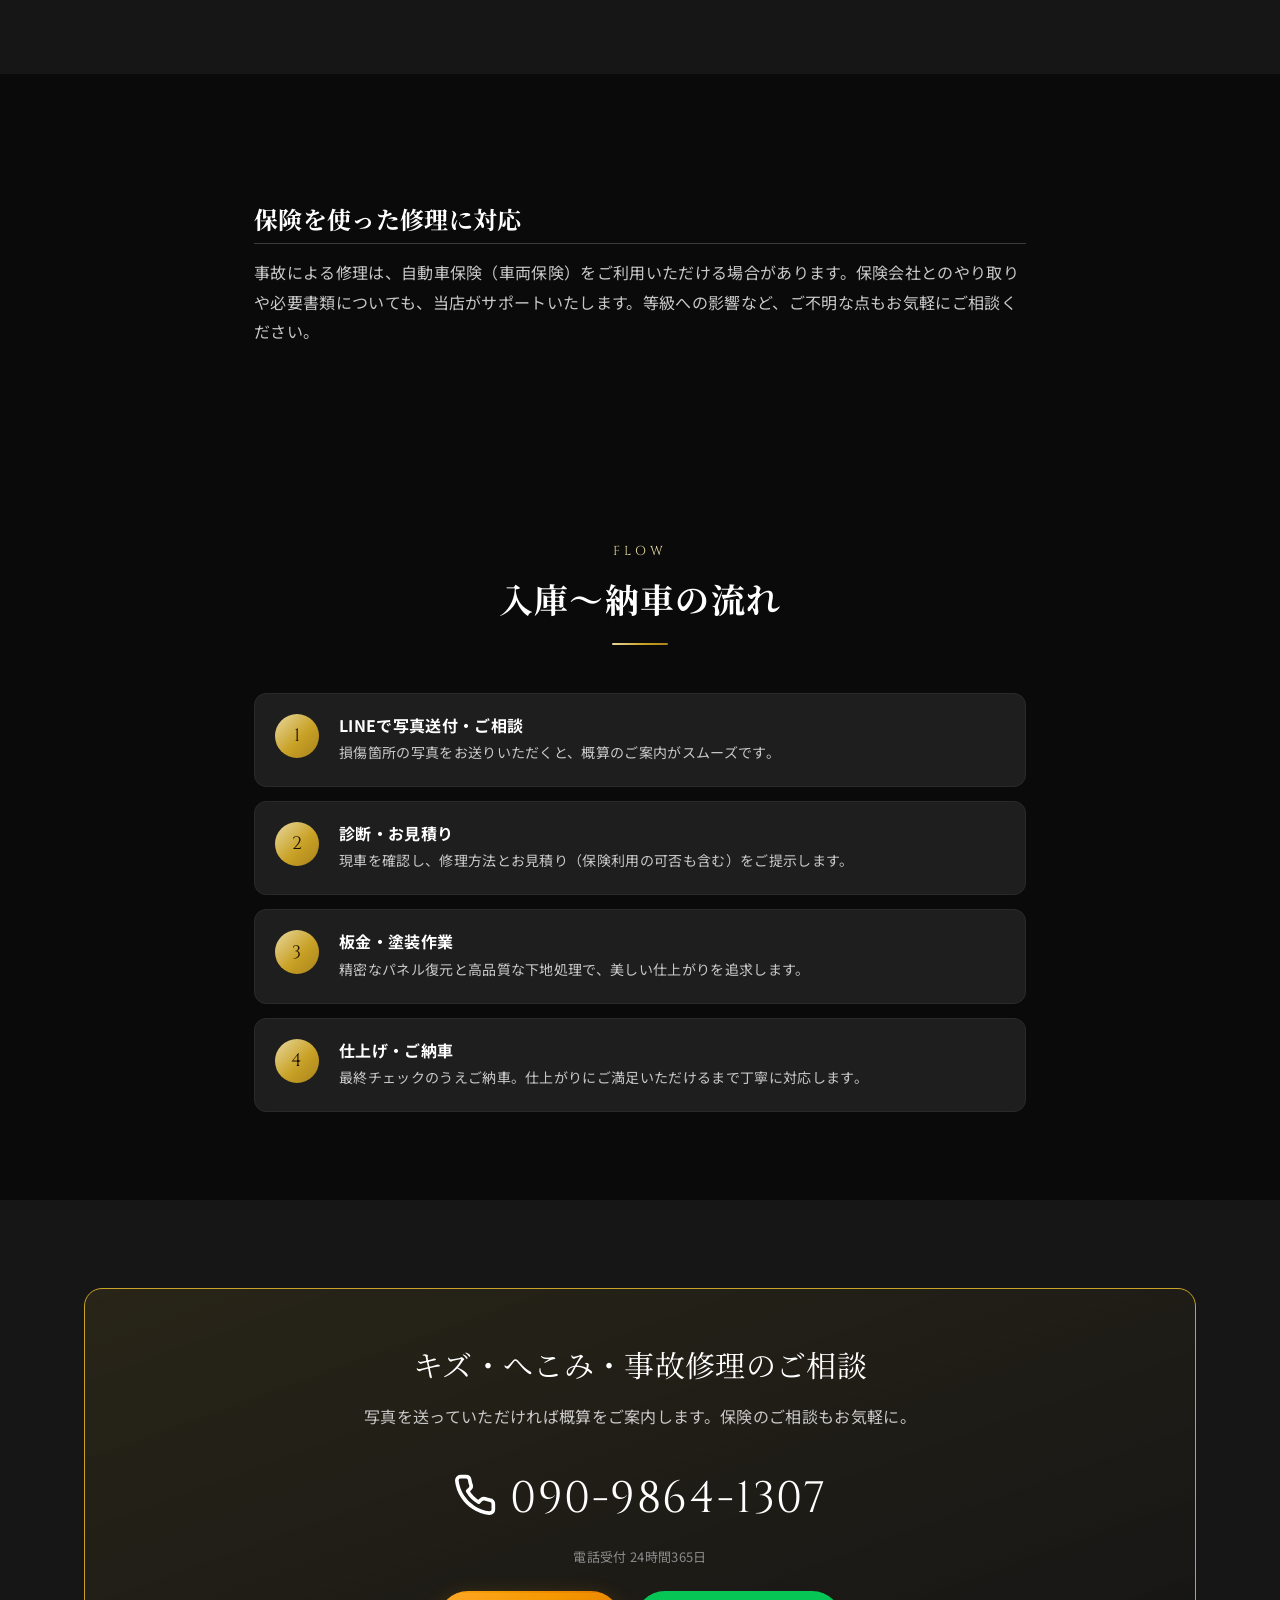
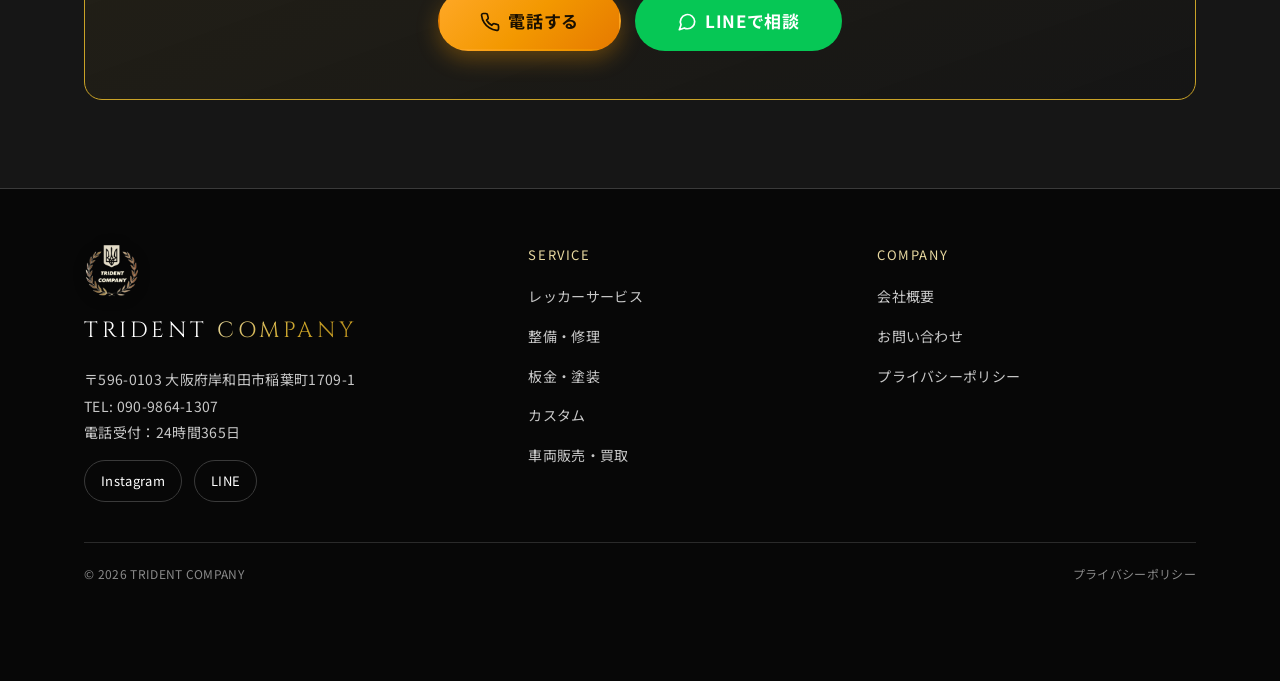
<file: bodywork/index.html>
<!DOCTYPE html>
<html lang="ja">
<head>
<meta charset="UTF-8">
<meta name="viewport" content="width=device-width, initial-scale=1">
<title>板金・塗装｜岸和田・大阪の板金塗装・保険修理｜TRIDENT COMPANY</title>
<meta name="description" content="岸和田・大阪で板金塗装なら TRIDENT COMPANY。事故修理・キズ修理・へこみ修理・全塗装・外車板金に対応。保険を使った修理もお任せください。高品質な塗料と最新設備で、愛車を新車のような輝きに。">
<link rel="preconnect" href="https://fonts.googleapis.com">
<link rel="preconnect" href="https://fonts.gstatic.com" crossorigin>
<link href="https://fonts.googleapis.com/css2?family=Cinzel:wght@500;600;700&family=Noto+Sans+JP:wght@400;500;700&family=Noto+Serif+JP:wght@500;700&display=swap" rel="stylesheet">
<link rel="stylesheet" href="../assets/css/style.css?v=20260727">
<!-- ▼▼ SEO/計測 内部設定（自動生成ブロック：seo_inject.py で再生成） ▼▼ -->
<link rel="canonical" href="https://trident-company.jp/bodywork/">
<meta name="robots" content="index,follow,max-image-preview:large">

<!-- OGP / Twitter Card -->
<meta property="og:type" content="article">
<meta property="og:site_name" content="TRIDENT COMPANY">
<meta property="og:locale" content="ja_JP">
<meta property="og:url" content="https://trident-company.jp/bodywork/">
<meta property="og:title" content="板金・塗装｜岸和田・大阪の板金塗装・保険修理｜TRIDENT COMPANY">
<meta property="og:description" content="岸和田・大阪で板金塗装なら TRIDENT COMPANY。事故修理・キズ修理・へこみ修理・全塗装・外車板金に対応。保険を使った修理もお任せください。高品質な塗料と最新設備で、愛車を新車のような輝きに。">
<meta property="og:image" content="https://trident-company.jp/assets/img/ogp.jpg">
<meta property="og:image:width" content="1200">
<meta property="og:image:height" content="630">
<meta property="og:image:alt" content="TRIDENT COMPANY｜大阪府岸和田市の自動車トータルサポート">
<meta name="twitter:card" content="summary_large_image">
<meta name="twitter:title" content="板金・塗装｜岸和田・大阪の板金塗装・保険修理｜TRIDENT COMPANY">
<meta name="twitter:description" content="岸和田・大阪で板金塗装なら TRIDENT COMPANY。事故修理・キズ修理・へこみ修理・全塗装・外車板金に対応。保険を使った修理もお任せください。高品質な塗料と最新設備で、愛車を新車のような輝きに。">
<meta name="twitter:image" content="https://trident-company.jp/assets/img/ogp.jpg">

<!-- favicon / アプリアイコン -->
<link rel="icon" href="/favicon.ico" sizes="any">
<link rel="icon" type="image/png" sizes="32x32" href="../assets/img/favicon-32.png">
<link rel="icon" type="image/png" sizes="192x192" href="../assets/img/favicon-192.png">
<link rel="apple-touch-icon" href="../assets/img/apple-touch-icon.png">
<meta name="theme-color" content="#0A0A0A">
<meta name="format-detection" content="telephone=no">

<!-- Google Search Console 所有権確認（HTMLタグ方式を使う場合のみ、下行のコメントを外して content を記入） -->
<!-- <meta name="google-site-verification" content="ここに確認コード"> -->

<!-- 構造化データ（JSON-LD） -->
<script type="application/ld+json">
{
  "@context": "https://schema.org",
  "@type": "BreadcrumbList",
  "itemListElement": [
    {
      "@type": "ListItem",
      "position": 1,
      "name": "ホーム",
      "item": "https://trident-company.jp/"
    },
    {
      "@type": "ListItem",
      "position": 2,
      "name": "板金・塗装",
      "item": "https://trident-company.jp/bodywork/"
    }
  ]
}
</script>
<script type="application/ld+json">
{
  "@context": "https://schema.org",
  "@type": "Service",
  "name": "板金・塗装",
  "description": "事故修理・キズ修理・へこみ修理・全塗装・外車板金に対応。保険を使った修理もご相談いただけます。",
  "serviceType": "板金・塗装",
  "url": "https://trident-company.jp/bodywork/",
  "provider": {
    "@id": "https://trident-company.jp/#business"
  },
  "areaServed": [
    {
      "@type": "AdministrativeArea",
      "name": "大阪府"
    },
    {
      "@type": "AdministrativeArea",
      "name": "京都府"
    },
    {
      "@type": "AdministrativeArea",
      "name": "兵庫県"
    },
    {
      "@type": "AdministrativeArea",
      "name": "奈良県"
    },
    {
      "@type": "AdministrativeArea",
      "name": "滋賀県"
    },
    {
      "@type": "AdministrativeArea",
      "name": "和歌山県"
    },
    {
      "@type": "AdministrativeArea",
      "name": "三重県"
    }
  ]
}
</script>

<!-- アクセス解析（GA4 / GTM）：測定IDは assets/js/analytics.js に記入 -->
<script src="../assets/js/analytics.js?v=20260724" defer></script>
<!-- ▲▲ SEO/計測 内部設定ここまで ▲▲ -->
</head>
<body>

<header class="site-header">
  <div class="header-bar">
    <span class="header-spacer" aria-hidden="true"></span>
    <a href="../" class="header-logo" aria-label="TRIDENT COMPANY トップへ"><img src="../assets/img/logo.png?v=20260721" alt="TRIDENT COMPANY エンブレム" class="header-emblem" width="36" height="36"><span class="header-logo__text"><span class="header-logo__sub">TRIDENT COMPANY</span><span class="header-logo__main"><span class="t">TRIDENT</span> <span class="c">COMPANY</span></span></span></a>
    <a href="tel:09098641307" class="header-tel"><span class="icn icn--tel" aria-hidden="true"></span> 090-9864-1307</a>
    <button class="icon-btn" data-drawer-open aria-label="メニューを開く" aria-expanded="false" aria-controls="drawer"><svg viewBox="0 0 24 24" fill="none" stroke="currentColor" stroke-width="2"><path d="M3 6h18M3 12h18M3 18h18" stroke-linecap="round"/></svg></button>
  </div>
  <nav class="boxnav" aria-label="主要ナビゲーション">
    <a class="boxnav__item" href="../maintenance/">整備 <span class="em">MAINTENANCE</span></a>
    <a class="boxnav__item" href="../bodywork/">板金 <span class="em">BODYWORK</span></a>
    <a class="boxnav__item" href="../sales/">販売 / 買取 <span class="em">SALES</span></a>
    <a class="boxnav__item" href="../contact/">お問い合わせ <span class="em">CONTACT</span></a>
  </nav>
</header>

<div class="drawer" id="drawer">
  <div class="drawer__overlay" data-drawer-close></div>
  <div class="drawer__panel" role="dialog" aria-label="メニュー">
    <div class="drawer__head"><span class="drawer__brand"><img src="../assets/img/logo.png?v=20260721" alt="" class="header-emblem" width="28" height="28"><span class="header-logo__main"><span class="t">TRIDENT</span> <span class="c">COMPANY</span></span></span><button class="icon-btn" data-drawer-close aria-label="メニューを閉じる"><svg viewBox="0 0 24 24" fill="none" stroke="currentColor" stroke-width="2"><path d="M6 6l12 12M18 6L6 18" stroke-linecap="round"/></svg></button></div>
    <ul class="drawer__nav">
      <li><a href="../towing/">レッカーサービス</a></li>
      <li><a href="../maintenance/">整備・修理</a></li>
      <li><a href="../bodywork/">板金・塗装</a></li>
      <li><a href="../custom/">カスタム</a></li>
      <li><a href="../sales/">車両販売・買取</a></li>
      <li><a href="../company/">会社概要</a></li>
      <li><a href="../contact/">お問い合わせ</a></li>
    </ul>
    <div class="drawer__sns"><a href="https://www.instagram.com/car_20555/" target="_blank" rel="noopener">Instagram</a><a href="https://line.me/ti/p/a5iRVmuqXc" data-line target="_blank" rel="noopener">LINEで相談</a></div>
  </div>
</div>

<main class="has-fixed-header">

  <section class="page-hero">
    <div class="page-hero__bg"><img src="../assets/img/bodywork.svg?v=20260727" alt="板金塗装のイメージ"></div>
    <div class="page-hero__inner container">
      <span class="page-hero__en">Bodywork & Paint</span>
      <h1 class="page-hero__title">板金・塗装｜保険修理対応</h1>
      <p class="page-hero__lead">小さなキズから事故による大きな凹みまで、プロの技術で元の美しい状態へ。愛車を新車のような輝きに戻します。</p>
      <div class="hero__cta" style="margin-top:22px"><a href="#contact" class="btn btn--primary btn--lg">修理を相談する</a><a href="tel:09098641307" class="btn btn--ghost btn--lg"><span class="btn__icon"><span class="icn icn--tel" aria-hidden="true"></span></span> 電話する</a></div>
    </div>
  </section>

  <nav class="breadcrumb" aria-label="パンくず"><div class="container"><ol><li><a href="../">ホーム</a></li><li class="sep">›</li><li>板金・塗装</li></ol></div></nav>

  <section class="section">
    <div class="container container--narrow prose reveal">
      <h2>高品質な仕上がりをお約束</h2>
      <p>当店では、板金・塗装サービスを専門的に提供しています。小さな傷の修理から、事故による大きな凹みの復元まで、プロフェッショナルな技術で元の美しい状態に戻します。高品質な塗料と最新の設備を完備し、あらゆる車種に対応。熟練の職人が細部まで丁寧に仕上げ、事故車修理にも確かな技術で対応します。</p>
    </div>
  </section>

  <section class="section section--sub">
    <div class="container">
      <div class="sec-head"><span class="sec-head__en">Services</span><h2 class="sec-head__ja">対応内容</h2><div class="sec-head__divider"></div></div>
      <div class="card-grid">
        <div class="card reveal"><div class="card__icon"><span class="icn icn--collision" aria-hidden="true"></span></div><h3 class="card__title">事故修理</h3><p class="card__text">大きな損傷もパネル復元・フレーム修正で確実に対応します。</p></div>
        <div class="card reveal"><div class="card__icon"><span class="icn icn--patch" aria-hidden="true"></span></div><h3 class="card__title">キズ修理</h3><p class="card__text">擦りキズ・線キズを目立たなく補修。部分塗装にも対応します。</p></div>
        <div class="card reveal"><div class="card__icon"><span class="icn icn--hammer" aria-hidden="true"></span></div><h3 class="card__title">へこみ修理</h3><p class="card__text">ドア・フェンダーなどのへこみを丁寧に整形・復元します。</p></div>
        <div class="card reveal"><div class="card__icon"><span class="icn icn--shield" aria-hidden="true"></span></div><h3 class="card__title">保険修理</h3><p class="card__text">保険を使った修理に対応。手続きのご相談もお任せください。</p></div>
        <div class="card reveal"><div class="card__icon"><span class="icn icn--paint" aria-hidden="true"></span></div><h3 class="card__title">全塗装</h3><p class="card__text">色替え・オールペイントにも対応。理想の一台に仕上げます。</p></div>
        <div class="card reveal"><div class="card__icon"><span class="icn icn--globe" aria-hidden="true"></span></div><h3 class="card__title">外車板金</h3><p class="card__text">輸入車特有の構造・塗色にも対応。純正の質感を追求します。</p></div>
      </div>
    </div>
  </section>

  <section class="section">
    <div class="container container--narrow prose reveal">
      <h2>保険を使った修理に対応</h2>
      <p>事故による修理は、自動車保険（車両保険）をご利用いただける場合があります。保険会社とのやり取りや必要書類についても、当店がサポートいたします。等級への影響など、ご不明な点もお気軽にご相談ください。</p>
    </div>
  </section>

  <section class="section">
    <div class="container container--narrow">
      <div class="sec-head"><span class="sec-head__en">Flow</span><h2 class="sec-head__ja">入庫〜納車の流れ</h2><div class="sec-head__divider"></div></div>
      <div class="flow">
        <div class="flow__item reveal"><div class="flow__num"></div><div><h3 class="flow__title">LINEで写真送付・ご相談</h3><p class="flow__text">損傷箇所の写真をお送りいただくと、概算のご案内がスムーズです。</p></div></div>
        <div class="flow__item reveal"><div class="flow__num"></div><div><h3 class="flow__title">診断・お見積り</h3><p class="flow__text">現車を確認し、修理方法とお見積り（保険利用の可否も含む）をご提示します。</p></div></div>
        <div class="flow__item reveal"><div class="flow__num"></div><div><h3 class="flow__title">板金・塗装作業</h3><p class="flow__text">精密なパネル復元と高品質な下地処理で、美しい仕上がりを追求します。</p></div></div>
        <div class="flow__item reveal"><div class="flow__num"></div><div><h3 class="flow__title">仕上げ・ご納車</h3><p class="flow__text">最終チェックのうえご納車。仕上がりにご満足いただけるまで丁寧に対応します。</p></div></div>
      </div>
    </div>
  </section>

  <section class="section section--sub contact-cta" id="contact">
    <div class="container">
      <div class="contact-cta__box reveal">
        <p class="contact-cta__lead">キズ・へこみ・事故修理のご相談</p>
        <p class="contact-cta__sub">写真を送っていただければ概算をご案内します。保険のご相談もお気軽に。</p>
        <a href="tel:09098641307" class="contact-cta__tel"><span class="icn icn--tel" aria-hidden="true"></span> 090-9864-1307</a>
        <p class="contact-cta__hours">電話受付 24時間365日</p>
        <div class="contact-cta__actions">
          <a href="tel:09098641307" class="btn btn--tel btn--lg"><span class="btn__icon"><span class="icn icn--tel" aria-hidden="true"></span></span> 電話する</a>
          <a href="https://line.me/ti/p/a5iRVmuqXc" data-line target="_blank" rel="noopener" class="btn btn--line btn--lg"><span class="btn__icon"><span class="icn icn--chat" aria-hidden="true"></span></span> LINEで相談</a>
        </div>
      </div>
    </div>
  </section>

</main>

<footer class="site-footer">
  <div class="container">
    <div class="footer-grid">
      <div><img src="../assets/img/logo.png?v=20260721" alt="TRIDENT COMPANY エンブレム" class="footer-emblem" width="56" height="56" loading="lazy" decoding="async"><div class="footer-logo"><span class="t">TRIDENT</span> <span class="c">COMPANY</span></div><div class="footer-info">〒596-0103 大阪府岸和田市稲葉町1709-1<br>TEL: <a href="tel:09098641307">090-9864-1307</a><br>電話受付：24時間365日</div><div class="footer-sns"><a href="https://www.instagram.com/car_20555/" target="_blank" rel="noopener">Instagram</a><a href="https://line.me/ti/p/a5iRVmuqXc" data-line target="_blank" rel="noopener">LINE</a></div></div>
      <div><div class="footer-col__title">SERVICE</div><ul class="footer-nav"><li><a href="../towing/">レッカーサービス</a></li><li><a href="../maintenance/">整備・修理</a></li><li><a href="../bodywork/">板金・塗装</a></li><li><a href="../custom/">カスタム</a></li><li><a href="../sales/">車両販売・買取</a></li></ul></div>
      <div><div class="footer-col__title">COMPANY</div><ul class="footer-nav"><li><a href="../company/">会社概要</a></li><li><a href="../contact/">お問い合わせ</a></li><li><a href="../privacy/">プライバシーポリシー</a></li></ul></div>
    </div>
    <div class="footer-bottom"><span>© <span data-year>2026</span> TRIDENT COMPANY</span><a href="../privacy/">プライバシーポリシー</a></div>
  </div>
</footer>

<nav class="fixed-cta" aria-label="固定アクション"><a href="tel:09098641307" class="is-tel"><span class="ic"><span class="icn icn--tel" aria-hidden="true"></span></span>電話する</a><a href="https://line.me/ti/p/a5iRVmuqXc" data-line target="_blank" rel="noopener" class="is-line"><span class="ic"><span class="icn icn--chat" aria-hidden="true"></span></span>LINE</a></nav>

<script src="../assets/js/main.js"></script>
</body>
</html>
</file>
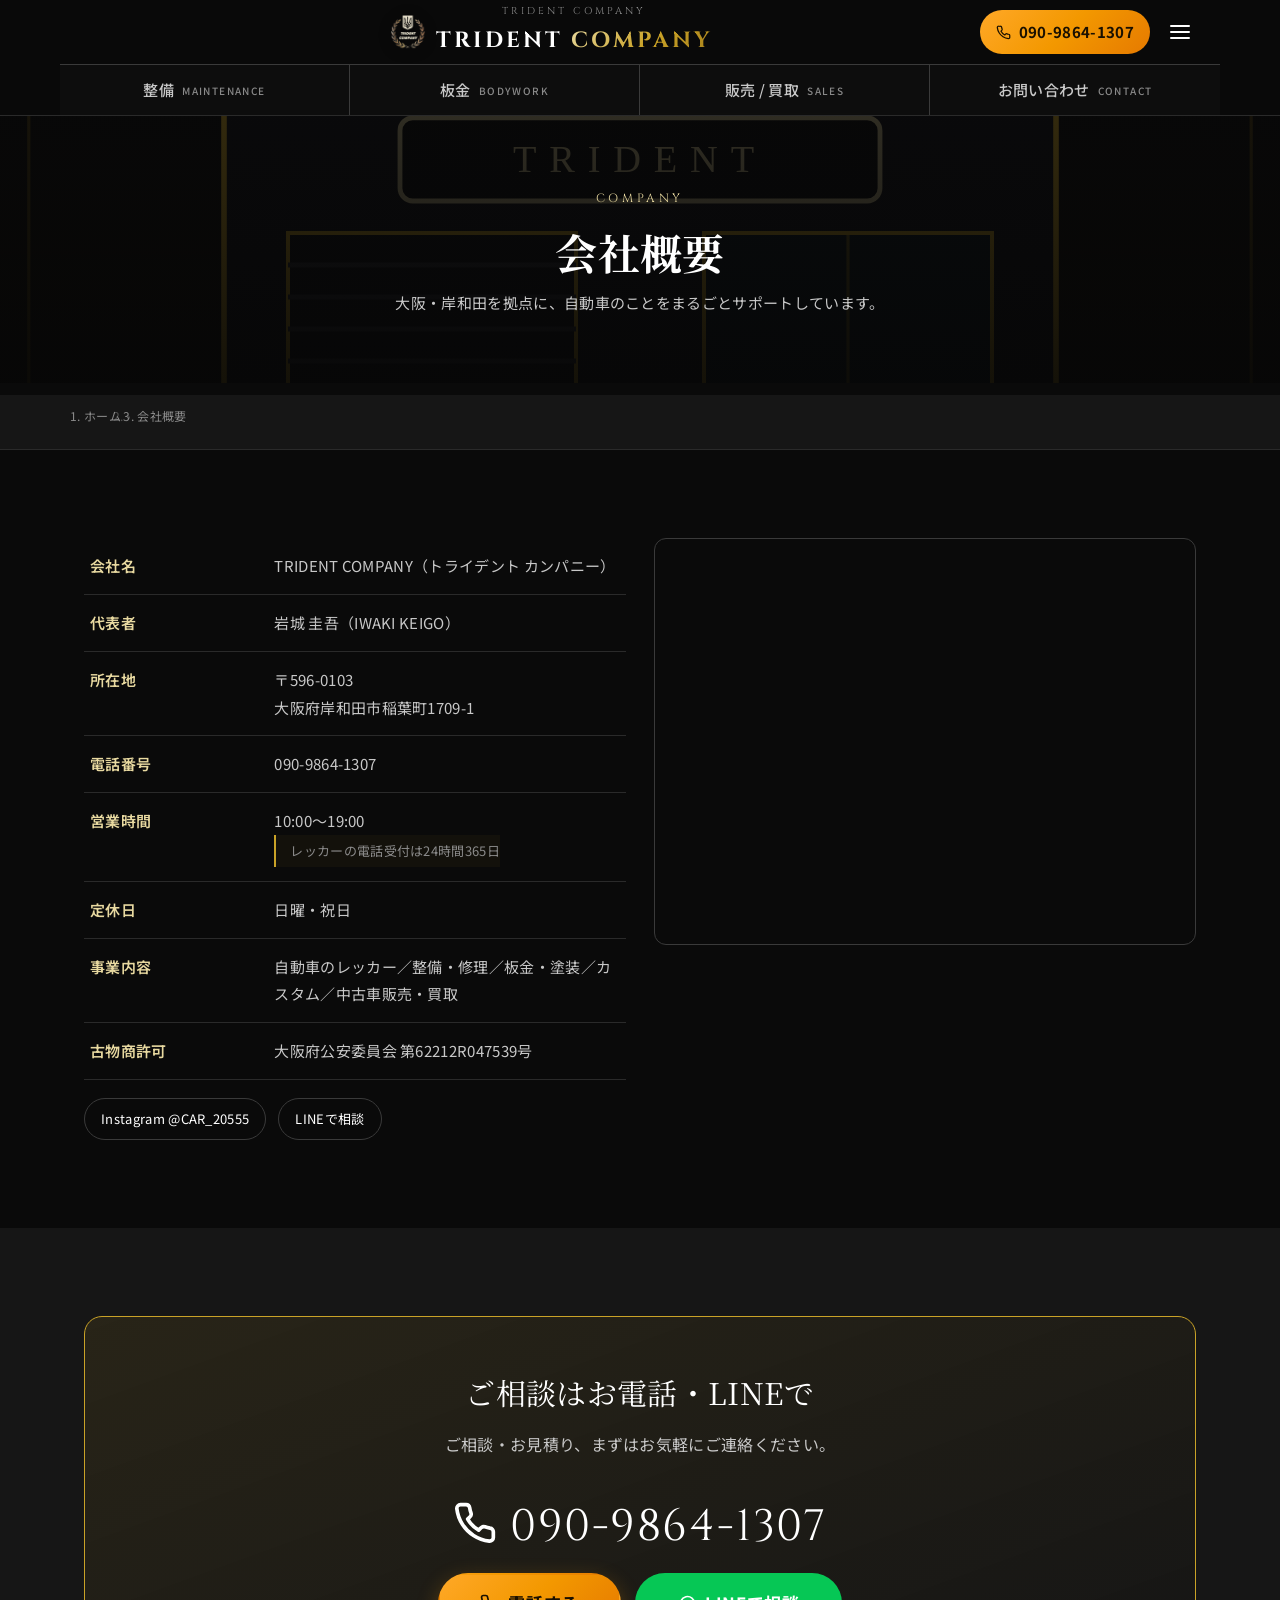
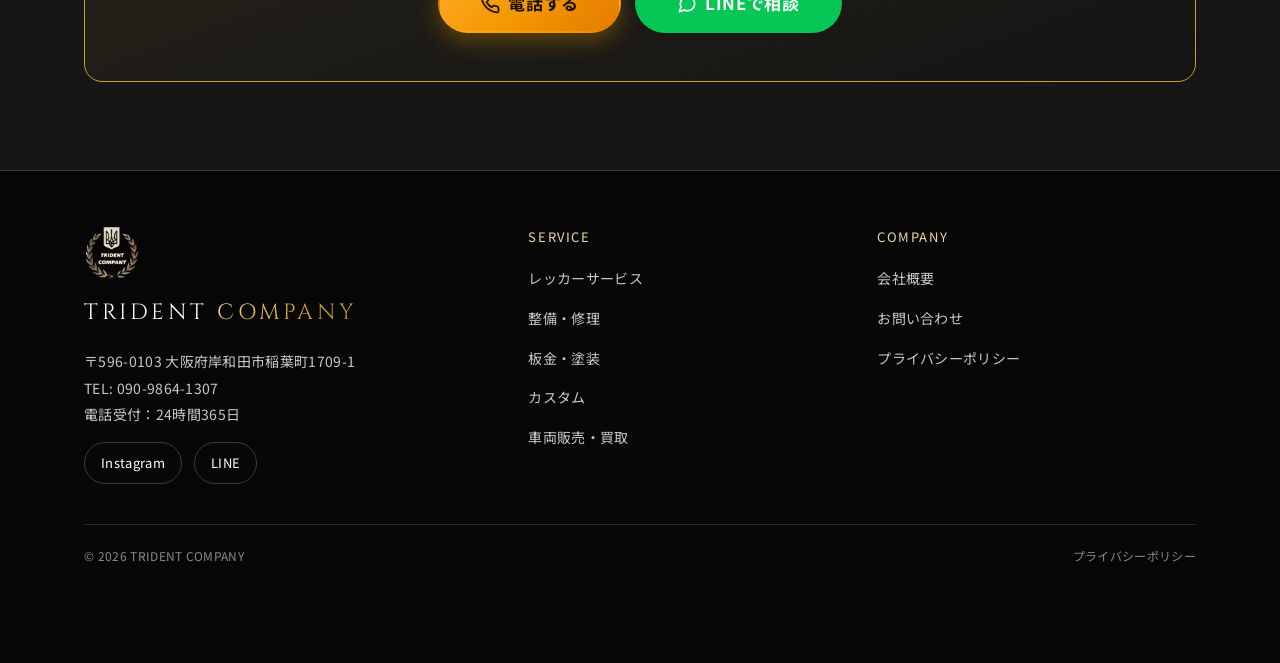
<file: company/index.html>
<!DOCTYPE html>
<html lang="ja">
<head>
<meta charset="UTF-8">
<meta name="viewport" content="width=device-width, initial-scale=1">
<title>会社概要｜TRIDENT COMPANY（大阪府岸和田市）</title>
<meta name="description" content="TRIDENT COMPANYの会社概要。大阪府岸和田市稲葉町を拠点に、自動車のレッカー・整備・板金塗装・カスタム・販売買取を手がけています。所在地・アクセス・SNSはこちら。">
<link rel="preconnect" href="https://fonts.googleapis.com">
<link rel="preconnect" href="https://fonts.gstatic.com" crossorigin>
<link href="https://fonts.googleapis.com/css2?family=Cinzel:wght@500;600;700&family=Noto+Sans+JP:wght@400;500;700&family=Noto+Serif+JP:wght@500;700&display=swap" rel="stylesheet">
<link rel="stylesheet" href="../assets/css/style.css?v=20260727">
<!-- ▼▼ SEO/計測 内部設定（自動生成ブロック：seo_inject.py で再生成） ▼▼ -->
<link rel="canonical" href="https://trident-company.jp/company/">
<meta name="robots" content="index,follow,max-image-preview:large">

<!-- OGP / Twitter Card -->
<meta property="og:type" content="article">
<meta property="og:site_name" content="TRIDENT COMPANY">
<meta property="og:locale" content="ja_JP">
<meta property="og:url" content="https://trident-company.jp/company/">
<meta property="og:title" content="会社概要｜TRIDENT COMPANY（大阪府岸和田市）">
<meta property="og:description" content="TRIDENT COMPANYの会社概要。大阪府岸和田市稲葉町を拠点に、自動車のレッカー・整備・板金塗装・カスタム・販売買取を手がけています。所在地・アクセス・SNSはこちら。">
<meta property="og:image" content="https://trident-company.jp/assets/img/ogp.jpg">
<meta property="og:image:width" content="1200">
<meta property="og:image:height" content="630">
<meta property="og:image:alt" content="TRIDENT COMPANY｜大阪府岸和田市の自動車トータルサポート">
<meta name="twitter:card" content="summary_large_image">
<meta name="twitter:title" content="会社概要｜TRIDENT COMPANY（大阪府岸和田市）">
<meta name="twitter:description" content="TRIDENT COMPANYの会社概要。大阪府岸和田市稲葉町を拠点に、自動車のレッカー・整備・板金塗装・カスタム・販売買取を手がけています。所在地・アクセス・SNSはこちら。">
<meta name="twitter:image" content="https://trident-company.jp/assets/img/ogp.jpg">

<!-- favicon / アプリアイコン -->
<link rel="icon" href="/favicon.ico" sizes="any">
<link rel="icon" type="image/png" sizes="32x32" href="../assets/img/favicon-32.png">
<link rel="icon" type="image/png" sizes="192x192" href="../assets/img/favicon-192.png">
<link rel="apple-touch-icon" href="../assets/img/apple-touch-icon.png">
<meta name="theme-color" content="#0A0A0A">
<meta name="format-detection" content="telephone=no">

<!-- Google Search Console 所有権確認（HTMLタグ方式を使う場合のみ、下行のコメントを外して content を記入） -->
<!-- <meta name="google-site-verification" content="ここに確認コード"> -->

<!-- 構造化データ（JSON-LD） -->
<script type="application/ld+json">
{
  "@context": "https://schema.org",
  "@type": "BreadcrumbList",
  "itemListElement": [
    {
      "@type": "ListItem",
      "position": 1,
      "name": "ホーム",
      "item": "https://trident-company.jp/"
    },
    {
      "@type": "ListItem",
      "position": 2,
      "name": "会社概要",
      "item": "https://trident-company.jp/company/"
    }
  ]
}
</script>
<script type="application/ld+json">
{
  "@context": "https://schema.org",
  "@graph": [
    {
      "@type": [
        "AutoRepair",
        "AutomotiveBusiness",
        "LocalBusiness"
      ],
      "@id": "https://trident-company.jp/#business",
      "name": "TRIDENT COMPANY",
      "alternateName": "トライデント カンパニー",
      "url": "https://trident-company.jp/",
      "logo": "https://trident-company.jp/assets/img/logo.png",
      "image": "https://trident-company.jp/assets/img/ogp.jpg",
      "description": "大阪府岸和田市の自動車トータルサポート。24時間365日のレッカー対応、整備・修理、板金・塗装、カスタム、車両販売・買取に対応しています。",
      "telephone": "+81-90-9864-1307",
      "founder": {
        "@type": "Person",
        "name": "岩城 圭吾"
      },
      "address": {
        "@type": "PostalAddress",
        "postalCode": "596-0103",
        "addressCountry": "JP",
        "addressRegion": "大阪府",
        "addressLocality": "岸和田市",
        "streetAddress": "稲葉町1709-1"
      },
      "hasMap": "https://maps.google.com/maps?q=%E5%A4%A7%E9%98%AA%E5%BA%9C%E5%B2%B8%E5%92%8C%E7%94%B0%E5%B8%82%E7%A8%B2%E8%91%89%E7%94%BA1709-1",
      "openingHoursSpecification": [
        {
          "@type": "OpeningHoursSpecification",
          "dayOfWeek": [
            "Monday",
            "Tuesday",
            "Wednesday",
            "Thursday",
            "Friday",
            "Saturday"
          ],
          "opens": "10:00",
          "closes": "19:00"
        }
      ],
      "specialOpeningHoursSpecification": [],
      "areaServed": [
        {
          "@type": "AdministrativeArea",
          "name": "大阪府"
        },
        {
          "@type": "AdministrativeArea",
          "name": "京都府"
        },
        {
          "@type": "AdministrativeArea",
          "name": "兵庫県"
        },
        {
          "@type": "AdministrativeArea",
          "name": "奈良県"
        },
        {
          "@type": "AdministrativeArea",
          "name": "滋賀県"
        },
        {
          "@type": "AdministrativeArea",
          "name": "和歌山県"
        },
        {
          "@type": "AdministrativeArea",
          "name": "三重県"
        }
      ],
      "priceRange": "要お見積り",
      "currenciesAccepted": "JPY",
      "sameAs": [
        "https://www.instagram.com/car_20555/",
        "https://line.me/ti/p/a5iRVmuqXc"
      ],
      "hasOfferCatalog": {
        "@type": "OfferCatalog",
        "name": "サービス一覧",
        "itemListElement": [
          {
            "@type": "Offer",
            "itemOffered": {
              "@type": "Service",
              "name": "レッカー・車両搬送（24時間365日）",
              "url": "https://trident-company.jp/towing/"
            }
          },
          {
            "@type": "Offer",
            "itemOffered": {
              "@type": "Service",
              "name": "自動車整備・修理・車検",
              "url": "https://trident-company.jp/maintenance/"
            }
          },
          {
            "@type": "Offer",
            "itemOffered": {
              "@type": "Service",
              "name": "板金・塗装",
              "url": "https://trident-company.jp/bodywork/"
            }
          },
          {
            "@type": "Offer",
            "itemOffered": {
              "@type": "Service",
              "name": "カスタム・ドレスアップ",
              "url": "https://trident-company.jp/custom/"
            }
          },
          {
            "@type": "Offer",
            "itemOffered": {
              "@type": "Service",
              "name": "中古車販売・買取・無料査定",
              "url": "https://trident-company.jp/sales/"
            }
          }
        ]
      }
    }
  ]
}
</script>

<!-- アクセス解析（GA4 / GTM）：測定IDは assets/js/analytics.js に記入 -->
<script src="../assets/js/analytics.js?v=20260724" defer></script>
<!-- ▲▲ SEO/計測 内部設定ここまで ▲▲ -->
</head>
<body>

<header class="site-header">
  <div class="header-bar">
    <span class="header-spacer" aria-hidden="true"></span>
    <a href="../" class="header-logo" aria-label="TRIDENT COMPANY トップへ"><img src="../assets/img/logo.png?v=20260721" alt="TRIDENT COMPANY エンブレム" class="header-emblem" width="36" height="36"><span class="header-logo__text"><span class="header-logo__sub">TRIDENT COMPANY</span><span class="header-logo__main"><span class="t">TRIDENT</span> <span class="c">COMPANY</span></span></span></a>
    <a href="tel:09098641307" class="header-tel"><span class="icn icn--tel" aria-hidden="true"></span> 090-9864-1307</a>
    <button class="icon-btn" data-drawer-open aria-label="メニューを開く" aria-expanded="false" aria-controls="drawer"><svg viewBox="0 0 24 24" fill="none" stroke="currentColor" stroke-width="2"><path d="M3 6h18M3 12h18M3 18h18" stroke-linecap="round"/></svg></button>
  </div>
  <nav class="boxnav" aria-label="主要ナビゲーション">
    <a class="boxnav__item" href="../maintenance/">整備 <span class="em">MAINTENANCE</span></a>
    <a class="boxnav__item" href="../bodywork/">板金 <span class="em">BODYWORK</span></a>
    <a class="boxnav__item" href="../sales/">販売 / 買取 <span class="em">SALES</span></a>
    <a class="boxnav__item" href="../contact/">お問い合わせ <span class="em">CONTACT</span></a>
  </nav>
</header>

<div class="drawer" id="drawer">
  <div class="drawer__overlay" data-drawer-close></div>
  <div class="drawer__panel" role="dialog" aria-label="メニュー">
    <div class="drawer__head"><span class="drawer__brand"><img src="../assets/img/logo.png?v=20260721" alt="" class="header-emblem" width="28" height="28"><span class="header-logo__main"><span class="t">TRIDENT</span> <span class="c">COMPANY</span></span></span><button class="icon-btn" data-drawer-close aria-label="メニューを閉じる"><svg viewBox="0 0 24 24" fill="none" stroke="currentColor" stroke-width="2"><path d="M6 6l12 12M18 6L6 18" stroke-linecap="round"/></svg></button></div>
    <ul class="drawer__nav">
      <li><a href="../towing/">レッカーサービス</a></li>
      <li><a href="../maintenance/">整備・修理</a></li>
      <li><a href="../bodywork/">板金・塗装</a></li>
      <li><a href="../custom/">カスタム</a></li>
      <li><a href="../sales/">車両販売・買取</a></li>
      <li><a href="../company/">会社概要</a></li>
      <li><a href="../contact/">お問い合わせ</a></li>
    </ul>
    <div class="drawer__sns"><a href="https://www.instagram.com/car_20555/" target="_blank" rel="noopener">Instagram</a><a href="https://line.me/ti/p/a5iRVmuqXc" data-line target="_blank" rel="noopener">LINEで相談</a></div>
  </div>
</div>

<main class="has-fixed-header">

  <section class="page-hero">
    <div class="page-hero__bg"><img src="../assets/img/hero-wide.svg?v=20260721" alt="TRIDENT COMPANY"></div>
    <div class="page-hero__inner container">
      <span class="page-hero__en">Company</span>
      <h1 class="page-hero__title">会社概要</h1>
      <p class="page-hero__lead">大阪・岸和田を拠点に、自動車のことをまるごとサポートしています。</p>
    </div>
  </section>

  <nav class="breadcrumb" aria-label="パンくず"><div class="container"><ol><li><a href="../">ホーム</a></li><li class="sep">›</li><li>会社概要</li></ol></div></nav>

  <section class="section">
    <div class="container">
      <div class="company-cols reveal">
        <div>
          <table class="info-table">
            <tr><th>会社名</th><td>TRIDENT COMPANY（トライデント カンパニー）</td></tr>
            <tr><th>代表者</th><td>岩城 圭吾（IWAKI KEIGO）</td></tr>
            <tr><th>所在地</th><td>〒596-0103<br>大阪府岸和田市稲葉町1709-1</td></tr>
            <tr><th>電話番号</th><td><a href="tel:09098641307">090-9864-1307</a></td></tr>
            <tr><th>営業時間</th><td>10:00〜19:00<br><span class="note" style="display:inline-block">レッカーの電話受付は24時間365日</span></td></tr>
            <tr><th>定休日</th><td>日曜・祝日</td></tr>
            <tr><th>事業内容</th><td>自動車のレッカー／整備・修理／板金・塗装／カスタム／中古車販売・買取</td></tr>
            <tr><th>古物商許可</th><td>大阪府公安委員会 第62212R047539号</td></tr>
          </table>
          <div class="footer-sns" style="margin-top:18px">
            <a href="https://www.instagram.com/car_20555/" target="_blank" rel="noopener">Instagram @CAR_20555</a>
            <a href="https://line.me/ti/p/a5iRVmuqXc" data-line target="_blank" rel="noopener">LINEで相談</a>
          </div>
        </div>
        <div class="map-embed">
          <iframe title="TRIDENT COMPANY 所在地" loading="lazy" referrerpolicy="no-referrer-when-downgrade"
            src="https://maps.google.com/maps?q=%E5%A4%A7%E9%98%AA%E5%BA%9C%E5%B2%B8%E5%92%8C%E7%94%B0%E5%B8%82%E7%A8%B2%E8%91%89%E7%94%BA1709-1&output=embed"></iframe>
        </div>
      </div>
    </div>
  </section>

  <section class="section section--sub contact-cta" id="contact">
    <div class="container">
      <div class="contact-cta__box reveal">
        <p class="contact-cta__lead">ご相談はお電話・LINEで</p>
        <p class="contact-cta__sub">ご相談・お見積り、まずはお気軽にご連絡ください。</p>
        <a href="tel:09098641307" class="contact-cta__tel"><span class="icn icn--tel" aria-hidden="true"></span> 090-9864-1307</a>
        <div class="contact-cta__actions">
          <a href="tel:09098641307" class="btn btn--tel btn--lg"><span class="btn__icon"><span class="icn icn--tel" aria-hidden="true"></span></span> 電話する</a>
          <a href="https://line.me/ti/p/a5iRVmuqXc" data-line target="_blank" rel="noopener" class="btn btn--line btn--lg"><span class="btn__icon"><span class="icn icn--chat" aria-hidden="true"></span></span> LINEで相談</a>
        </div>
      </div>
    </div>
  </section>

</main>

<footer class="site-footer">
  <div class="container">
    <div class="footer-grid">
      <div><img src="../assets/img/logo.png?v=20260721" alt="TRIDENT COMPANY エンブレム" class="footer-emblem" width="56" height="56" loading="lazy" decoding="async"><div class="footer-logo"><span class="t">TRIDENT</span> <span class="c">COMPANY</span></div><div class="footer-info">〒596-0103 大阪府岸和田市稲葉町1709-1<br>TEL: <a href="tel:09098641307">090-9864-1307</a><br>電話受付：24時間365日</div><div class="footer-sns"><a href="https://www.instagram.com/car_20555/" target="_blank" rel="noopener">Instagram</a><a href="https://line.me/ti/p/a5iRVmuqXc" data-line target="_blank" rel="noopener">LINE</a></div></div>
      <div><div class="footer-col__title">SERVICE</div><ul class="footer-nav"><li><a href="../towing/">レッカーサービス</a></li><li><a href="../maintenance/">整備・修理</a></li><li><a href="../bodywork/">板金・塗装</a></li><li><a href="../custom/">カスタム</a></li><li><a href="../sales/">車両販売・買取</a></li></ul></div>
      <div><div class="footer-col__title">COMPANY</div><ul class="footer-nav"><li><a href="../company/">会社概要</a></li><li><a href="../contact/">お問い合わせ</a></li><li><a href="../privacy/">プライバシーポリシー</a></li></ul></div>
    </div>
    <div class="footer-bottom"><span>© <span data-year>2026</span> TRIDENT COMPANY</span><a href="../privacy/">プライバシーポリシー</a></div>
  </div>
</footer>

<nav class="fixed-cta" aria-label="固定アクション"><a href="tel:09098641307" class="is-tel"><span class="ic"><span class="icn icn--tel" aria-hidden="true"></span></span>電話する</a><a href="https://line.me/ti/p/a5iRVmuqXc" data-line target="_blank" rel="noopener" class="is-line"><span class="ic"><span class="icn icn--chat" aria-hidden="true"></span></span>LINE</a></nav>

<script src="../assets/js/main.js"></script>
</body>
</html>
</file>
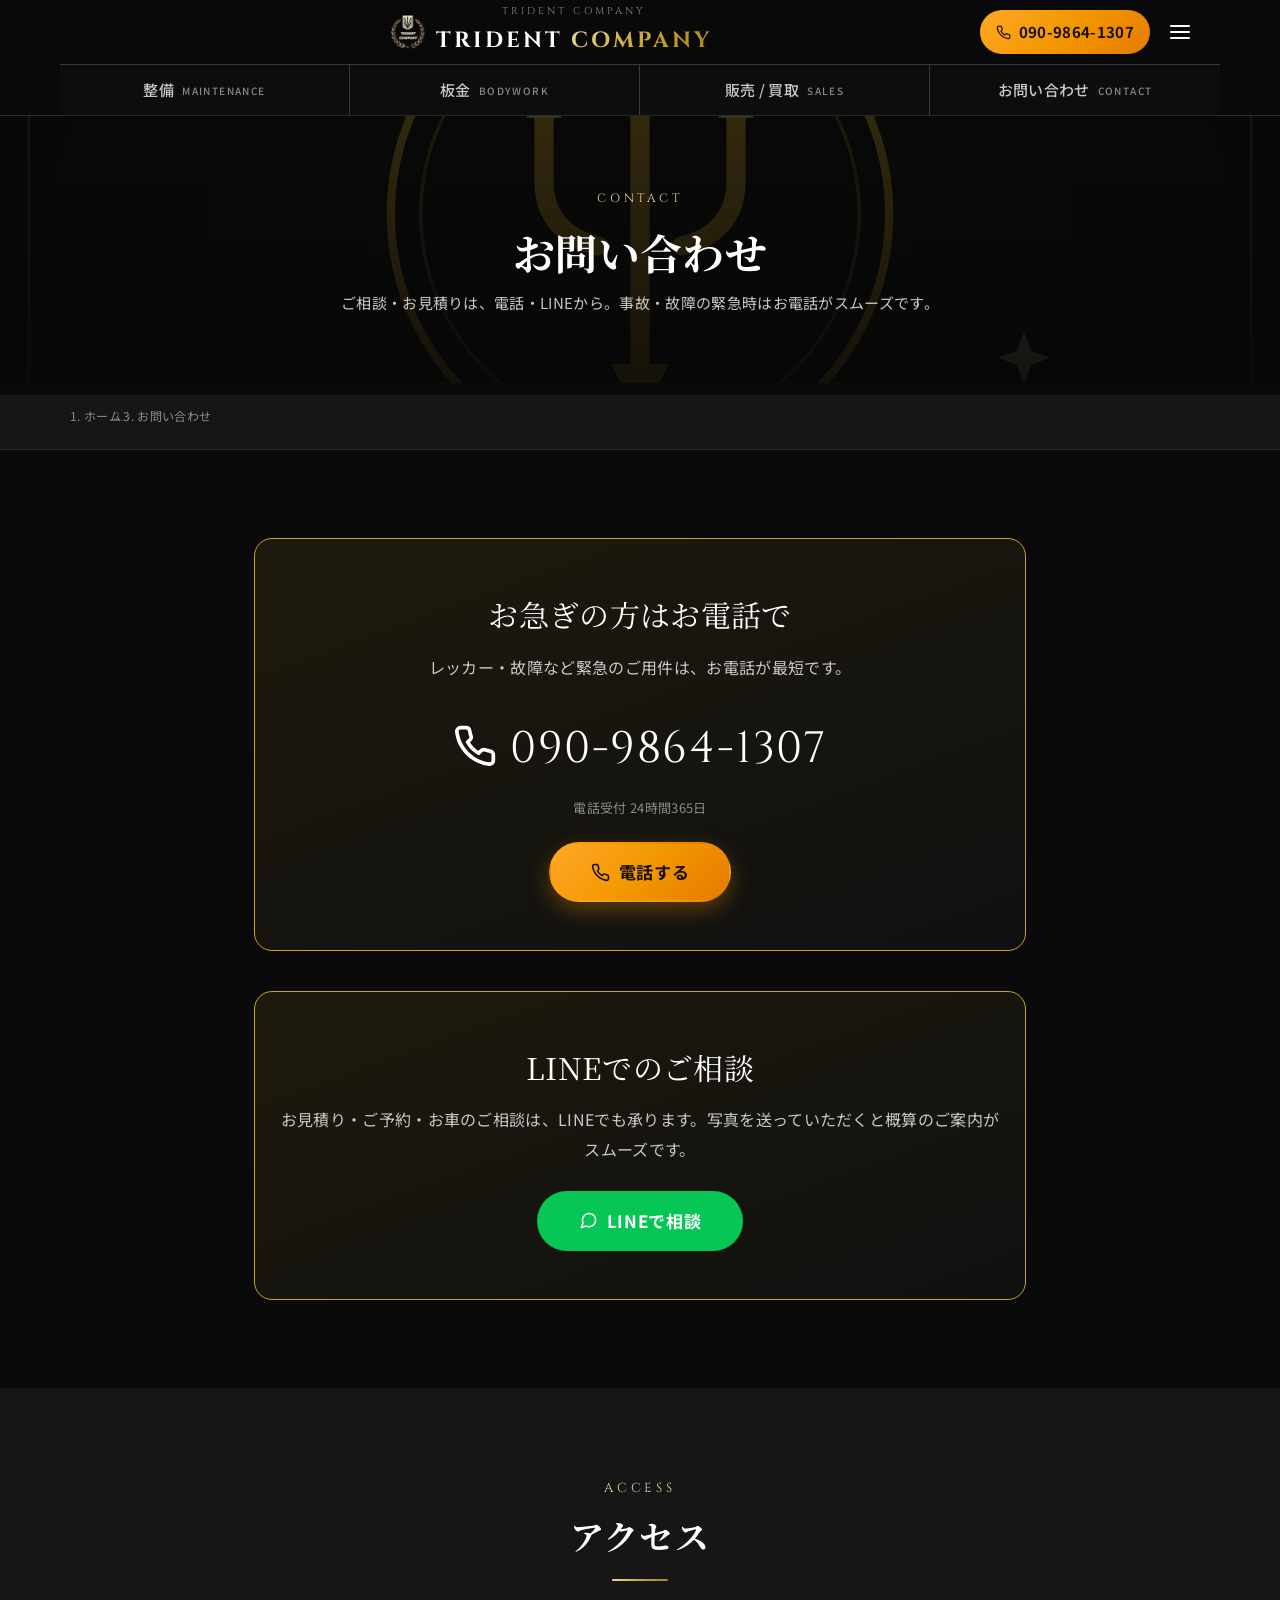
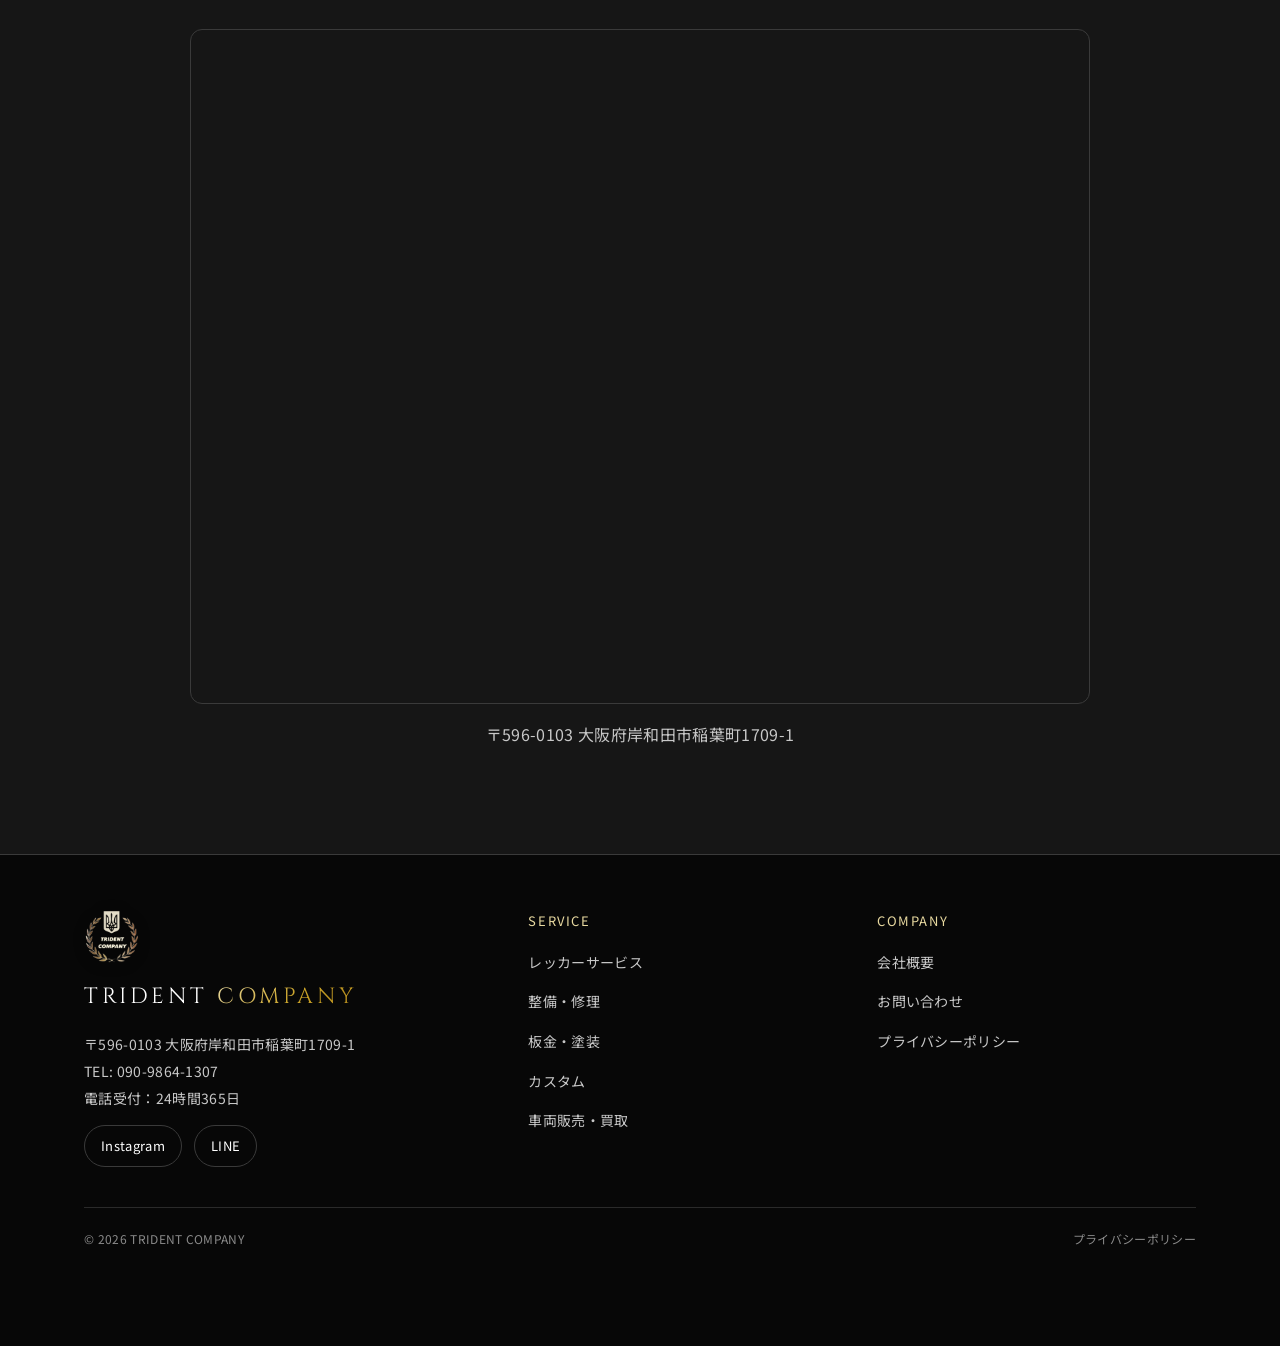
<file: contact/index.html>
<!DOCTYPE html>
<html lang="ja">
<head>
<meta charset="UTF-8">
<meta name="viewport" content="width=device-width, initial-scale=1">
<title>お問い合わせ｜TRIDENT COMPANY（岸和田・大阪）</title>
<meta name="description" content="TRIDENT COMPANYへのお問い合わせ。レッカー・整備・板金塗装・カスタム・販売買取のご相談は、電話・LINEから。事故・故障の緊急時はお電話がスムーズです。">
<link rel="preconnect" href="https://fonts.googleapis.com">
<link rel="preconnect" href="https://fonts.gstatic.com" crossorigin>
<link href="https://fonts.googleapis.com/css2?family=Cinzel:wght@500;600;700&family=Noto+Sans+JP:wght@400;500;700&family=Noto+Serif+JP:wght@500;700&display=swap" rel="stylesheet">
<link rel="stylesheet" href="../assets/css/style.css?v=20260727">
<!-- ▼▼ SEO/計測 内部設定（自動生成ブロック：seo_inject.py で再生成） ▼▼ -->
<link rel="canonical" href="https://trident-company.jp/contact/">
<meta name="robots" content="index,follow,max-image-preview:large">

<!-- OGP / Twitter Card -->
<meta property="og:type" content="article">
<meta property="og:site_name" content="TRIDENT COMPANY">
<meta property="og:locale" content="ja_JP">
<meta property="og:url" content="https://trident-company.jp/contact/">
<meta property="og:title" content="お問い合わせ｜TRIDENT COMPANY（岸和田・大阪）">
<meta property="og:description" content="TRIDENT COMPANYへのお問い合わせ。レッカー・整備・板金塗装・カスタム・販売買取のご相談は、電話・LINEから。事故・故障の緊急時はお電話がスムーズです。">
<meta property="og:image" content="https://trident-company.jp/assets/img/ogp.jpg">
<meta property="og:image:width" content="1200">
<meta property="og:image:height" content="630">
<meta property="og:image:alt" content="TRIDENT COMPANY｜大阪府岸和田市の自動車トータルサポート">
<meta name="twitter:card" content="summary_large_image">
<meta name="twitter:title" content="お問い合わせ｜TRIDENT COMPANY（岸和田・大阪）">
<meta name="twitter:description" content="TRIDENT COMPANYへのお問い合わせ。レッカー・整備・板金塗装・カスタム・販売買取のご相談は、電話・LINEから。事故・故障の緊急時はお電話がスムーズです。">
<meta name="twitter:image" content="https://trident-company.jp/assets/img/ogp.jpg">

<!-- favicon / アプリアイコン -->
<link rel="icon" href="/favicon.ico" sizes="any">
<link rel="icon" type="image/png" sizes="32x32" href="../assets/img/favicon-32.png">
<link rel="icon" type="image/png" sizes="192x192" href="../assets/img/favicon-192.png">
<link rel="apple-touch-icon" href="../assets/img/apple-touch-icon.png">
<meta name="theme-color" content="#0A0A0A">
<meta name="format-detection" content="telephone=no">

<!-- Google Search Console 所有権確認（HTMLタグ方式を使う場合のみ、下行のコメントを外して content を記入） -->
<!-- <meta name="google-site-verification" content="ここに確認コード"> -->

<!-- 構造化データ（JSON-LD） -->
<script type="application/ld+json">
{
  "@context": "https://schema.org",
  "@type": "BreadcrumbList",
  "itemListElement": [
    {
      "@type": "ListItem",
      "position": 1,
      "name": "ホーム",
      "item": "https://trident-company.jp/"
    },
    {
      "@type": "ListItem",
      "position": 2,
      "name": "お問い合わせ",
      "item": "https://trident-company.jp/contact/"
    }
  ]
}
</script>
<script type="application/ld+json">
{
  "@context": "https://schema.org",
  "@type": "ContactPage",
  "url": "https://trident-company.jp/contact/",
  "name": "お問い合わせ",
  "mainEntity": {
    "@id": "https://trident-company.jp/#business"
  }
}
</script>

<!-- アクセス解析（GA4 / GTM）：測定IDは assets/js/analytics.js に記入 -->
<script src="../assets/js/analytics.js?v=20260724" defer></script>
<!-- ▲▲ SEO/計測 内部設定ここまで ▲▲ -->
</head>
<body>

<header class="site-header">
  <div class="header-bar">
    <span class="header-spacer" aria-hidden="true"></span>
    <a href="../" class="header-logo" aria-label="TRIDENT COMPANY トップへ"><img src="../assets/img/logo.png?v=20260721" alt="TRIDENT COMPANY エンブレム" class="header-emblem" width="36" height="36"><span class="header-logo__text"><span class="header-logo__sub">TRIDENT COMPANY</span><span class="header-logo__main"><span class="t">TRIDENT</span> <span class="c">COMPANY</span></span></span></a>
    <a href="tel:09098641307" class="header-tel"><span class="icn icn--tel" aria-hidden="true"></span> 090-9864-1307</a>
    <button class="icon-btn" data-drawer-open aria-label="メニューを開く" aria-expanded="false" aria-controls="drawer"><svg viewBox="0 0 24 24" fill="none" stroke="currentColor" stroke-width="2"><path d="M3 6h18M3 12h18M3 18h18" stroke-linecap="round"/></svg></button>
  </div>
  <nav class="boxnav" aria-label="主要ナビゲーション">
    <a class="boxnav__item" href="../maintenance/">整備 <span class="em">MAINTENANCE</span></a>
    <a class="boxnav__item" href="../bodywork/">板金 <span class="em">BODYWORK</span></a>
    <a class="boxnav__item" href="../sales/">販売 / 買取 <span class="em">SALES</span></a>
    <a class="boxnav__item" href="../contact/">お問い合わせ <span class="em">CONTACT</span></a>
  </nav>
</header>

<div class="drawer" id="drawer">
  <div class="drawer__overlay" data-drawer-close></div>
  <div class="drawer__panel" role="dialog" aria-label="メニュー">
    <div class="drawer__head"><span class="drawer__brand"><img src="../assets/img/logo.png?v=20260721" alt="" class="header-emblem" width="28" height="28"><span class="header-logo__main"><span class="t">TRIDENT</span> <span class="c">COMPANY</span></span></span><button class="icon-btn" data-drawer-close aria-label="メニューを閉じる"><svg viewBox="0 0 24 24" fill="none" stroke="currentColor" stroke-width="2"><path d="M6 6l12 12M18 6L6 18" stroke-linecap="round"/></svg></button></div>
    <ul class="drawer__nav">
      <li><a href="../towing/">レッカーサービス</a></li>
      <li><a href="../maintenance/">整備・修理</a></li>
      <li><a href="../bodywork/">板金・塗装</a></li>
      <li><a href="../custom/">カスタム</a></li>
      <li><a href="../sales/">車両販売・買取</a></li>
      <li><a href="../company/">会社概要</a></li>
      <li><a href="../contact/">お問い合わせ</a></li>
    </ul>
    <div class="drawer__sns"><a href="https://www.instagram.com/car_20555/" target="_blank" rel="noopener">Instagram</a><a href="https://line.me/ti/p/a5iRVmuqXc" data-line target="_blank" rel="noopener">LINEで相談</a></div>
  </div>
</div>

<main class="has-fixed-header">

  <section class="page-hero">
    <div class="page-hero__bg"><img src="../assets/img/hero-portrait.svg?v=20260721" alt="お問い合わせ"></div>
    <div class="page-hero__inner container">
      <span class="page-hero__en">Contact</span>
      <h1 class="page-hero__title">お問い合わせ</h1>
      <p class="page-hero__lead">ご相談・お見積りは、電話・LINEから。事故・故障の緊急時はお電話がスムーズです。</p>
    </div>
  </section>

  <nav class="breadcrumb" aria-label="パンくず"><div class="container"><ol><li><a href="../">ホーム</a></li><li class="sep">›</li><li>お問い合わせ</li></ol></div></nav>

  <!-- 電話・LINE -->
  <section class="section">
    <div class="container container--narrow">
      <div class="contact-cta__box reveal" style="margin-bottom:40px">
        <p class="contact-cta__lead">お急ぎの方はお電話で</p>
        <p class="contact-cta__sub">レッカー・故障など緊急のご用件は、お電話が最短です。</p>
        <a href="tel:09098641307" class="contact-cta__tel"><span class="icn icn--tel" aria-hidden="true"></span> 090-9864-1307</a>
        <p class="contact-cta__hours">電話受付 24時間365日</p>
        <div class="contact-cta__actions">
          <a href="tel:09098641307" class="btn btn--tel btn--lg"><span class="btn__icon"><span class="icn icn--tel" aria-hidden="true"></span></span> 電話する</a>
        </div>
      </div>

      <div class="contact-cta__box reveal">
        <p class="contact-cta__lead">LINEでのご相談</p>
        <p class="contact-cta__sub">お見積り・ご予約・お車のご相談は、LINEでも承ります。写真を送っていただくと概算のご案内がスムーズです。</p>
        <div class="contact-cta__actions">
          <a href="https://line.me/ti/p/a5iRVmuqXc" data-line target="_blank" rel="noopener" class="btn btn--line btn--lg"><span class="btn__icon"><span class="icn icn--chat" aria-hidden="true"></span></span> LINEで相談</a>
        </div>
      </div>
    </div>
  </section>

  <!-- 地図 -->
  <section class="section section--sub">
    <div class="container">
      <div class="sec-head"><span class="sec-head__en">Access</span><h2 class="sec-head__ja">アクセス</h2><div class="sec-head__divider"></div></div>
      <div class="map-embed reveal" style="max-width:900px;margin-inline:auto">
        <iframe title="TRIDENT COMPANY 所在地" loading="lazy" referrerpolicy="no-referrer-when-downgrade"
          src="https://maps.google.com/maps?q=%E5%A4%A7%E9%98%AA%E5%BA%9C%E5%B2%B8%E5%92%8C%E7%94%B0%E5%B8%82%E7%A8%B2%E8%91%89%E7%94%BA1709-1&output=embed"></iframe>
      </div>
      <p class="text-center" style="margin-top:16px;color:var(--text-sub)">〒596-0103 大阪府岸和田市稲葉町1709-1</p>
    </div>
  </section>

</main>

<footer class="site-footer">
  <div class="container">
    <div class="footer-grid">
      <div><img src="../assets/img/logo.png?v=20260721" alt="TRIDENT COMPANY エンブレム" class="footer-emblem" width="56" height="56" loading="lazy" decoding="async"><div class="footer-logo"><span class="t">TRIDENT</span> <span class="c">COMPANY</span></div><div class="footer-info">〒596-0103 大阪府岸和田市稲葉町1709-1<br>TEL: <a href="tel:09098641307">090-9864-1307</a><br>電話受付：24時間365日</div><div class="footer-sns"><a href="https://www.instagram.com/car_20555/" target="_blank" rel="noopener">Instagram</a><a href="https://line.me/ti/p/a5iRVmuqXc" data-line target="_blank" rel="noopener">LINE</a></div></div>
      <div><div class="footer-col__title">SERVICE</div><ul class="footer-nav"><li><a href="../towing/">レッカーサービス</a></li><li><a href="../maintenance/">整備・修理</a></li><li><a href="../bodywork/">板金・塗装</a></li><li><a href="../custom/">カスタム</a></li><li><a href="../sales/">車両販売・買取</a></li></ul></div>
      <div><div class="footer-col__title">COMPANY</div><ul class="footer-nav"><li><a href="../company/">会社概要</a></li><li><a href="../contact/">お問い合わせ</a></li><li><a href="../privacy/">プライバシーポリシー</a></li></ul></div>
    </div>
    <div class="footer-bottom"><span>© <span data-year>2026</span> TRIDENT COMPANY</span><a href="../privacy/">プライバシーポリシー</a></div>
  </div>
</footer>

<nav class="fixed-cta" aria-label="固定アクション"><a href="tel:09098641307" class="is-tel"><span class="ic"><span class="icn icn--tel" aria-hidden="true"></span></span>電話する</a><a href="https://line.me/ti/p/a5iRVmuqXc" data-line target="_blank" rel="noopener" class="is-line"><span class="ic"><span class="icn icn--chat" aria-hidden="true"></span></span>LINE</a></nav>

<script src="../assets/js/main.js"></script>
</body>
</html>
</file>
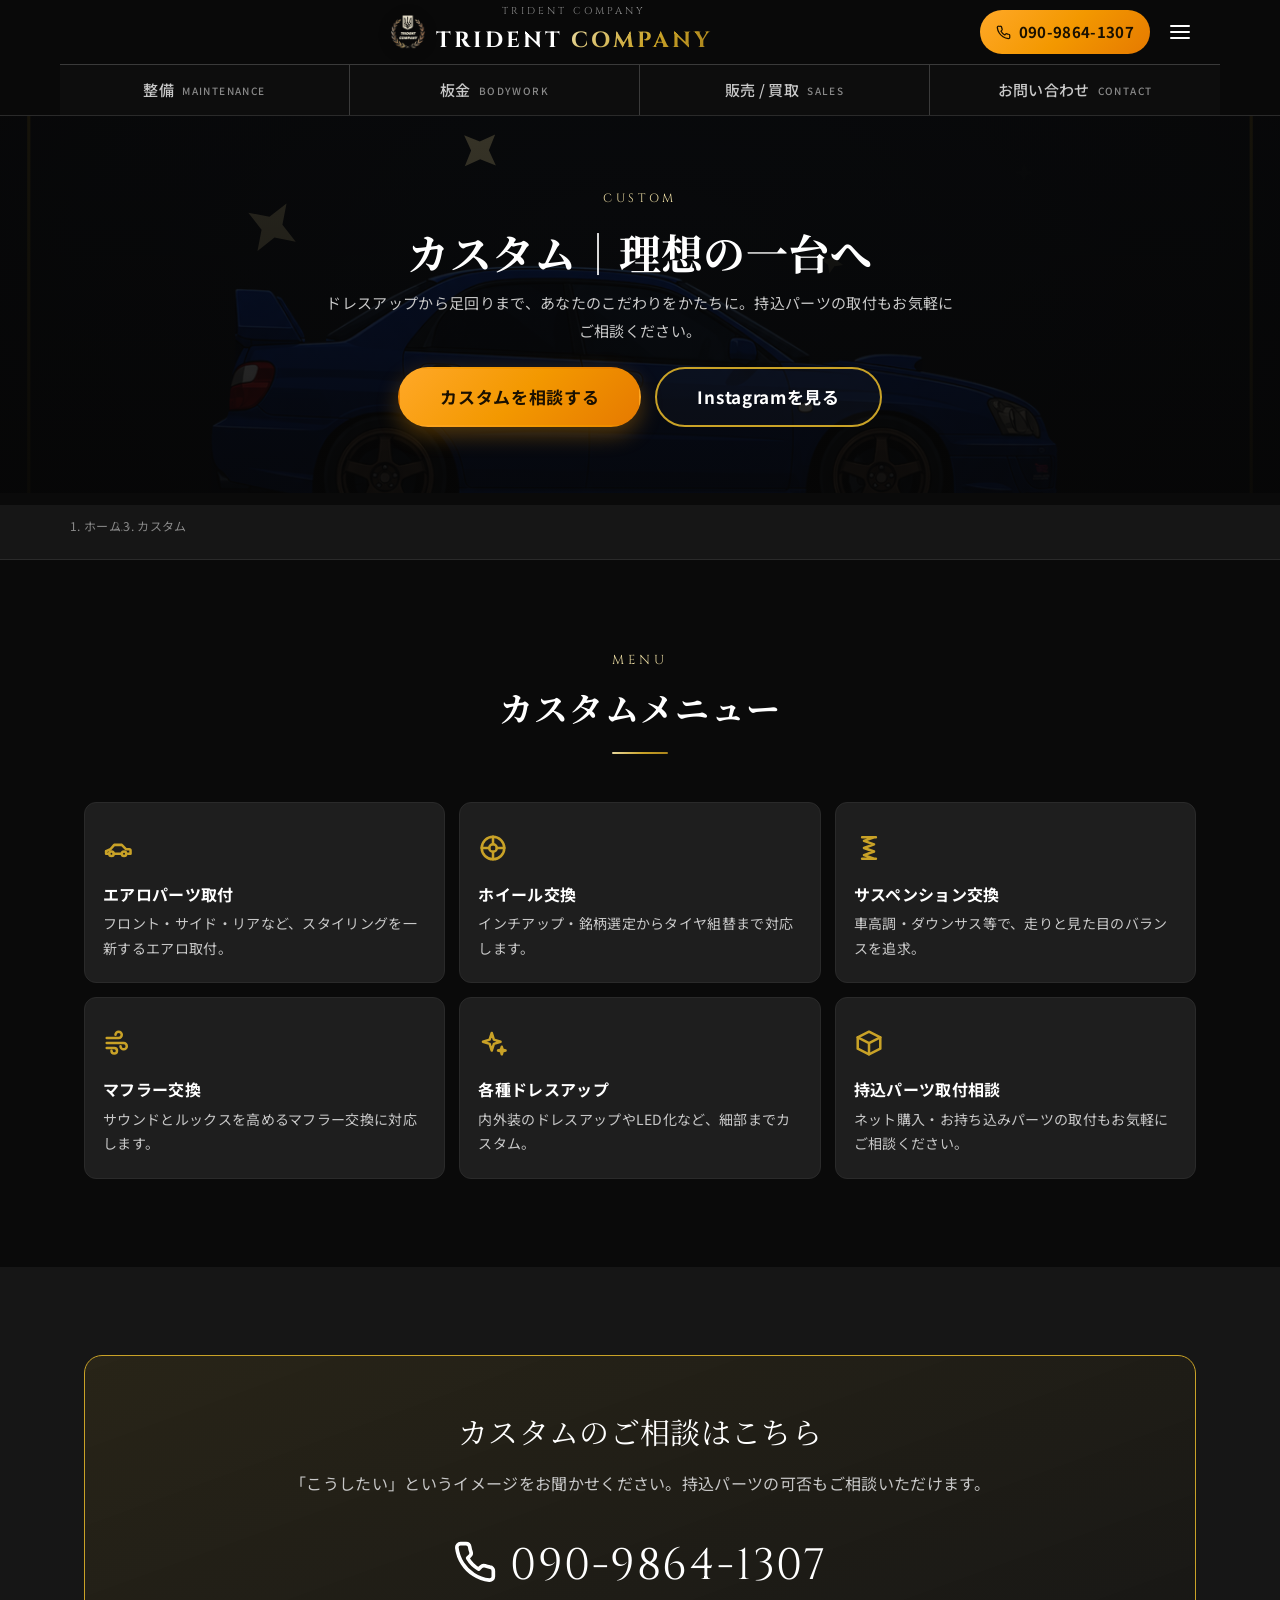
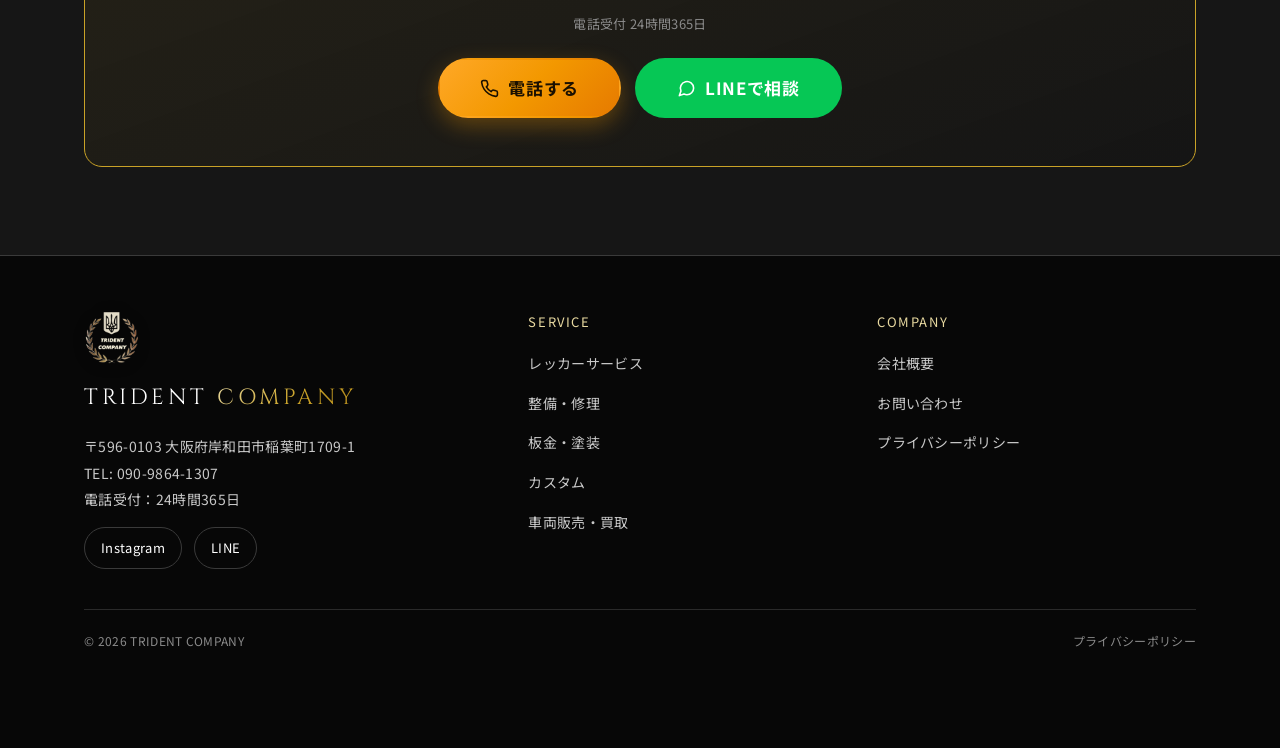
<file: custom/index.html>
<!DOCTYPE html>
<html lang="ja">
<head>
<meta charset="UTF-8">
<meta name="viewport" content="width=device-width, initial-scale=1">
<title>カスタム｜岸和田・大阪の車カスタム・ドレスアップ・持込パーツ｜TRIDENT COMPANY</title>
<meta name="description" content="岸和田・大阪で車のカスタムなら TRIDENT COMPANY。エアロパーツ取付・ホイール交換・サスペンション・マフラー交換など各種ドレスアップに対応。持込パーツの取付もご相談ください。">
<link rel="preconnect" href="https://fonts.googleapis.com">
<link rel="preconnect" href="https://fonts.gstatic.com" crossorigin>
<link href="https://fonts.googleapis.com/css2?family=Cinzel:wght@500;600;700&family=Noto+Sans+JP:wght@400;500;700&family=Noto+Serif+JP:wght@500;700&display=swap" rel="stylesheet">
<link rel="stylesheet" href="../assets/css/style.css?v=20260727">
<!-- ▼▼ SEO/計測 内部設定（自動生成ブロック：seo_inject.py で再生成） ▼▼ -->
<link rel="canonical" href="https://trident-company.jp/custom/">
<meta name="robots" content="index,follow,max-image-preview:large">

<!-- OGP / Twitter Card -->
<meta property="og:type" content="article">
<meta property="og:site_name" content="TRIDENT COMPANY">
<meta property="og:locale" content="ja_JP">
<meta property="og:url" content="https://trident-company.jp/custom/">
<meta property="og:title" content="カスタム｜岸和田・大阪の車カスタム・ドレスアップ・持込パーツ｜TRIDENT COMPANY">
<meta property="og:description" content="岸和田・大阪で車のカスタムなら TRIDENT COMPANY。エアロパーツ取付・ホイール交換・サスペンション・マフラー交換など各種ドレスアップに対応。持込パーツの取付もご相談ください。">
<meta property="og:image" content="https://trident-company.jp/assets/img/ogp.jpg">
<meta property="og:image:width" content="1200">
<meta property="og:image:height" content="630">
<meta property="og:image:alt" content="TRIDENT COMPANY｜大阪府岸和田市の自動車トータルサポート">
<meta name="twitter:card" content="summary_large_image">
<meta name="twitter:title" content="カスタム｜岸和田・大阪の車カスタム・ドレスアップ・持込パーツ｜TRIDENT COMPANY">
<meta name="twitter:description" content="岸和田・大阪で車のカスタムなら TRIDENT COMPANY。エアロパーツ取付・ホイール交換・サスペンション・マフラー交換など各種ドレスアップに対応。持込パーツの取付もご相談ください。">
<meta name="twitter:image" content="https://trident-company.jp/assets/img/ogp.jpg">

<!-- favicon / アプリアイコン -->
<link rel="icon" href="/favicon.ico" sizes="any">
<link rel="icon" type="image/png" sizes="32x32" href="../assets/img/favicon-32.png">
<link rel="icon" type="image/png" sizes="192x192" href="../assets/img/favicon-192.png">
<link rel="apple-touch-icon" href="../assets/img/apple-touch-icon.png">
<meta name="theme-color" content="#0A0A0A">
<meta name="format-detection" content="telephone=no">

<!-- Google Search Console 所有権確認（HTMLタグ方式を使う場合のみ、下行のコメントを外して content を記入） -->
<!-- <meta name="google-site-verification" content="ここに確認コード"> -->

<!-- 構造化データ（JSON-LD） -->
<script type="application/ld+json">
{
  "@context": "https://schema.org",
  "@type": "BreadcrumbList",
  "itemListElement": [
    {
      "@type": "ListItem",
      "position": 1,
      "name": "ホーム",
      "item": "https://trident-company.jp/"
    },
    {
      "@type": "ListItem",
      "position": 2,
      "name": "カスタム",
      "item": "https://trident-company.jp/custom/"
    }
  ]
}
</script>
<script type="application/ld+json">
{
  "@context": "https://schema.org",
  "@type": "Service",
  "name": "カスタム・ドレスアップ",
  "description": "エアロパーツ取付・ホイール交換・サスペンション・マフラー交換など各種ドレスアップ。持込パーツの取付も対応します。",
  "serviceType": "カスタム・ドレスアップ",
  "url": "https://trident-company.jp/custom/",
  "provider": {
    "@id": "https://trident-company.jp/#business"
  },
  "areaServed": [
    {
      "@type": "AdministrativeArea",
      "name": "大阪府"
    },
    {
      "@type": "AdministrativeArea",
      "name": "京都府"
    },
    {
      "@type": "AdministrativeArea",
      "name": "兵庫県"
    },
    {
      "@type": "AdministrativeArea",
      "name": "奈良県"
    },
    {
      "@type": "AdministrativeArea",
      "name": "滋賀県"
    },
    {
      "@type": "AdministrativeArea",
      "name": "和歌山県"
    },
    {
      "@type": "AdministrativeArea",
      "name": "三重県"
    }
  ]
}
</script>

<!-- アクセス解析（GA4 / GTM）：測定IDは assets/js/analytics.js に記入 -->
<script src="../assets/js/analytics.js?v=20260724" defer></script>
<!-- ▲▲ SEO/計測 内部設定ここまで ▲▲ -->
</head>
<body>

<header class="site-header">
  <div class="header-bar">
    <span class="header-spacer" aria-hidden="true"></span>
    <a href="../" class="header-logo" aria-label="TRIDENT COMPANY トップへ"><img src="../assets/img/logo.png?v=20260721" alt="TRIDENT COMPANY エンブレム" class="header-emblem" width="36" height="36"><span class="header-logo__text"><span class="header-logo__sub">TRIDENT COMPANY</span><span class="header-logo__main"><span class="t">TRIDENT</span> <span class="c">COMPANY</span></span></span></a>
    <a href="tel:09098641307" class="header-tel"><span class="icn icn--tel" aria-hidden="true"></span> 090-9864-1307</a>
    <button class="icon-btn" data-drawer-open aria-label="メニューを開く" aria-expanded="false" aria-controls="drawer"><svg viewBox="0 0 24 24" fill="none" stroke="currentColor" stroke-width="2"><path d="M3 6h18M3 12h18M3 18h18" stroke-linecap="round"/></svg></button>
  </div>
  <nav class="boxnav" aria-label="主要ナビゲーション">
    <a class="boxnav__item" href="../maintenance/">整備 <span class="em">MAINTENANCE</span></a>
    <a class="boxnav__item" href="../bodywork/">板金 <span class="em">BODYWORK</span></a>
    <a class="boxnav__item" href="../sales/">販売 / 買取 <span class="em">SALES</span></a>
    <a class="boxnav__item" href="../contact/">お問い合わせ <span class="em">CONTACT</span></a>
  </nav>
</header>

<div class="drawer" id="drawer">
  <div class="drawer__overlay" data-drawer-close></div>
  <div class="drawer__panel" role="dialog" aria-label="メニュー">
    <div class="drawer__head"><span class="drawer__brand"><img src="../assets/img/logo.png?v=20260721" alt="" class="header-emblem" width="28" height="28"><span class="header-logo__main"><span class="t">TRIDENT</span> <span class="c">COMPANY</span></span></span><button class="icon-btn" data-drawer-close aria-label="メニューを閉じる"><svg viewBox="0 0 24 24" fill="none" stroke="currentColor" stroke-width="2"><path d="M6 6l12 12M18 6L6 18" stroke-linecap="round"/></svg></button></div>
    <ul class="drawer__nav">
      <li><a href="../towing/">レッカーサービス</a></li>
      <li><a href="../maintenance/">整備・修理</a></li>
      <li><a href="../bodywork/">板金・塗装</a></li>
      <li><a href="../custom/">カスタム</a></li>
      <li><a href="../sales/">車両販売・買取</a></li>
      <li><a href="../company/">会社概要</a></li>
      <li><a href="../contact/">お問い合わせ</a></li>
    </ul>
    <div class="drawer__sns"><a href="https://www.instagram.com/car_20555/" target="_blank" rel="noopener">Instagram</a><a href="https://line.me/ti/p/a5iRVmuqXc" data-line target="_blank" rel="noopener">LINEで相談</a></div>
  </div>
</div>

<main class="has-fixed-header">

  <section class="page-hero">
    <div class="page-hero__bg"><img src="../assets/img/custom.svg?v=20260724" alt="カスタムカーのイメージ"></div>
    <div class="page-hero__inner container">
      <span class="page-hero__en">Custom</span>
      <h1 class="page-hero__title">カスタム｜理想の一台へ</h1>
      <p class="page-hero__lead">ドレスアップから足回りまで、あなたのこだわりをかたちに。持込パーツの取付もお気軽にご相談ください。</p>
      <div class="hero__cta" style="margin-top:22px"><a href="#contact" class="btn btn--primary btn--lg">カスタムを相談する</a><a href="https://www.instagram.com/car_20555/" target="_blank" rel="noopener" class="btn btn--ghost btn--lg">Instagramを見る</a></div>
    </div>
  </section>

  <nav class="breadcrumb" aria-label="パンくず"><div class="container"><ol><li><a href="../">ホーム</a></li><li class="sep">›</li><li>カスタム</li></ol></div></nav>

  <section class="section">
    <div class="container">
      <div class="sec-head"><span class="sec-head__en">Menu</span><h2 class="sec-head__ja">カスタムメニュー</h2><div class="sec-head__divider"></div></div>
      <div class="card-grid">
        <div class="card reveal"><div class="card__icon"><span class="icn icn--sport" aria-hidden="true"></span></div><h3 class="card__title">エアロパーツ取付</h3><p class="card__text">フロント・サイド・リアなど、スタイリングを一新するエアロ取付。</p></div>
        <div class="card reveal"><div class="card__icon"><span class="icn icn--wheel" aria-hidden="true"></span></div><h3 class="card__title">ホイール交換</h3><p class="card__text">インチアップ・銘柄選定からタイヤ組替まで対応します。</p></div>
        <div class="card reveal"><div class="card__icon"><span class="icn icn--spring" aria-hidden="true"></span></div><h3 class="card__title">サスペンション交換</h3><p class="card__text">車高調・ダウンサス等で、走りと見た目のバランスを追求。</p></div>
        <div class="card reveal"><div class="card__icon"><span class="icn icn--exhaust" aria-hidden="true"></span></div><h3 class="card__title">マフラー交換</h3><p class="card__text">サウンドとルックスを高めるマフラー交換に対応します。</p></div>
        <div class="card reveal"><div class="card__icon"><span class="icn icn--sparkle" aria-hidden="true"></span></div><h3 class="card__title">各種ドレスアップ</h3><p class="card__text">内外装のドレスアップやLED化など、細部までカスタム。</p></div>
        <div class="card reveal"><div class="card__icon"><span class="icn icn--box" aria-hidden="true"></span></div><h3 class="card__title">持込パーツ取付相談</h3><p class="card__text">ネット購入・お持ち込みパーツの取付もお気軽にご相談ください。</p></div>
      </div>
    </div>
  </section>

  <section class="section section--sub contact-cta" id="contact">
    <div class="container">
      <div class="contact-cta__box reveal">
        <p class="contact-cta__lead">カスタムのご相談はこちら</p>
        <p class="contact-cta__sub">「こうしたい」というイメージをお聞かせください。持込パーツの可否もご相談いただけます。</p>
        <a href="tel:09098641307" class="contact-cta__tel"><span class="icn icn--tel" aria-hidden="true"></span> 090-9864-1307</a>
        <p class="contact-cta__hours">電話受付 24時間365日</p>
        <div class="contact-cta__actions">
          <a href="tel:09098641307" class="btn btn--tel btn--lg"><span class="btn__icon"><span class="icn icn--tel" aria-hidden="true"></span></span> 電話する</a>
          <a href="https://line.me/ti/p/a5iRVmuqXc" data-line target="_blank" rel="noopener" class="btn btn--line btn--lg"><span class="btn__icon"><span class="icn icn--chat" aria-hidden="true"></span></span> LINEで相談</a>
        </div>
      </div>
    </div>
  </section>

</main>

<footer class="site-footer">
  <div class="container">
    <div class="footer-grid">
      <div><img src="../assets/img/logo.png?v=20260721" alt="TRIDENT COMPANY エンブレム" class="footer-emblem" width="56" height="56" loading="lazy" decoding="async"><div class="footer-logo"><span class="t">TRIDENT</span> <span class="c">COMPANY</span></div><div class="footer-info">〒596-0103 大阪府岸和田市稲葉町1709-1<br>TEL: <a href="tel:09098641307">090-9864-1307</a><br>電話受付：24時間365日</div><div class="footer-sns"><a href="https://www.instagram.com/car_20555/" target="_blank" rel="noopener">Instagram</a><a href="https://line.me/ti/p/a5iRVmuqXc" data-line target="_blank" rel="noopener">LINE</a></div></div>
      <div><div class="footer-col__title">SERVICE</div><ul class="footer-nav"><li><a href="../towing/">レッカーサービス</a></li><li><a href="../maintenance/">整備・修理</a></li><li><a href="../bodywork/">板金・塗装</a></li><li><a href="../custom/">カスタム</a></li><li><a href="../sales/">車両販売・買取</a></li></ul></div>
      <div><div class="footer-col__title">COMPANY</div><ul class="footer-nav"><li><a href="../company/">会社概要</a></li><li><a href="../contact/">お問い合わせ</a></li><li><a href="../privacy/">プライバシーポリシー</a></li></ul></div>
    </div>
    <div class="footer-bottom"><span>© <span data-year>2026</span> TRIDENT COMPANY</span><a href="../privacy/">プライバシーポリシー</a></div>
  </div>
</footer>

<nav class="fixed-cta" aria-label="固定アクション"><a href="tel:09098641307" class="is-tel"><span class="ic"><span class="icn icn--tel" aria-hidden="true"></span></span>電話する</a><a href="https://line.me/ti/p/a5iRVmuqXc" data-line target="_blank" rel="noopener" class="is-line"><span class="ic"><span class="icn icn--chat" aria-hidden="true"></span></span>LINE</a></nav>

<script src="../assets/js/main.js"></script>
</body>
</html>
</file>
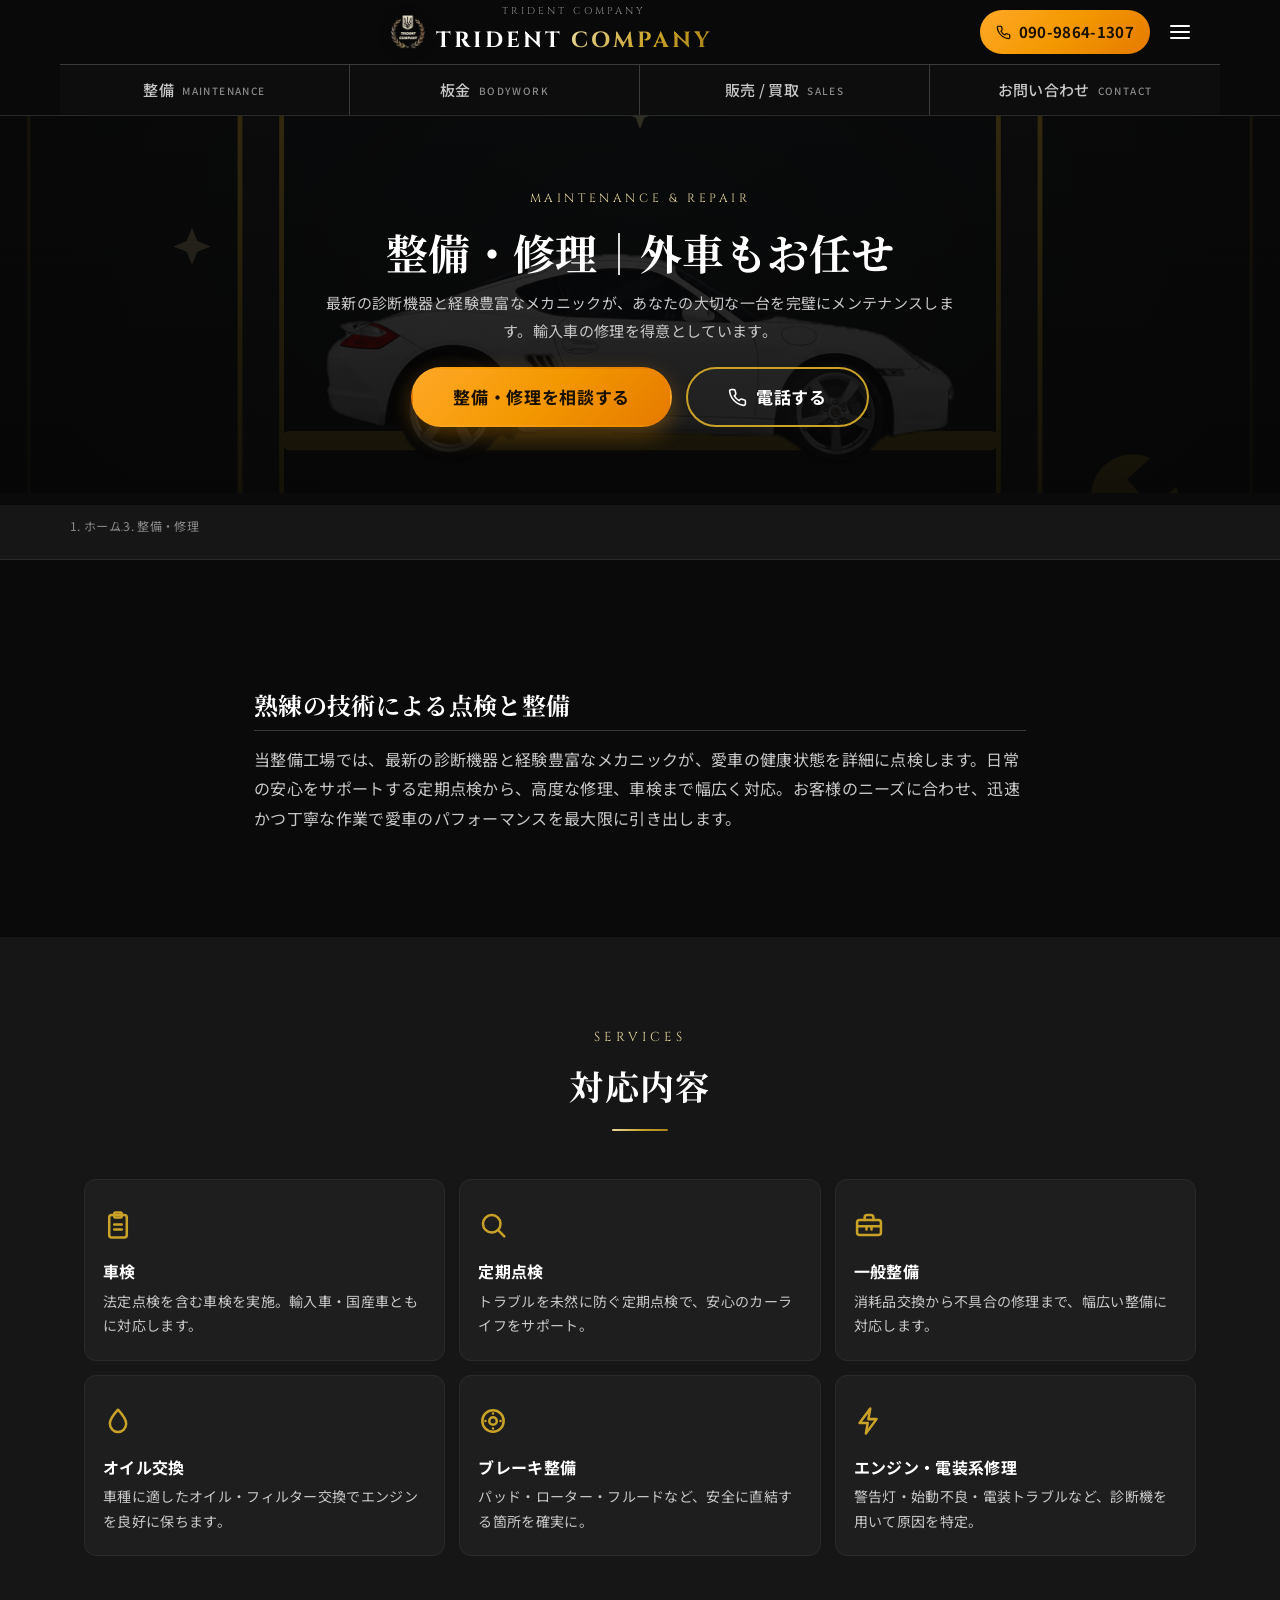
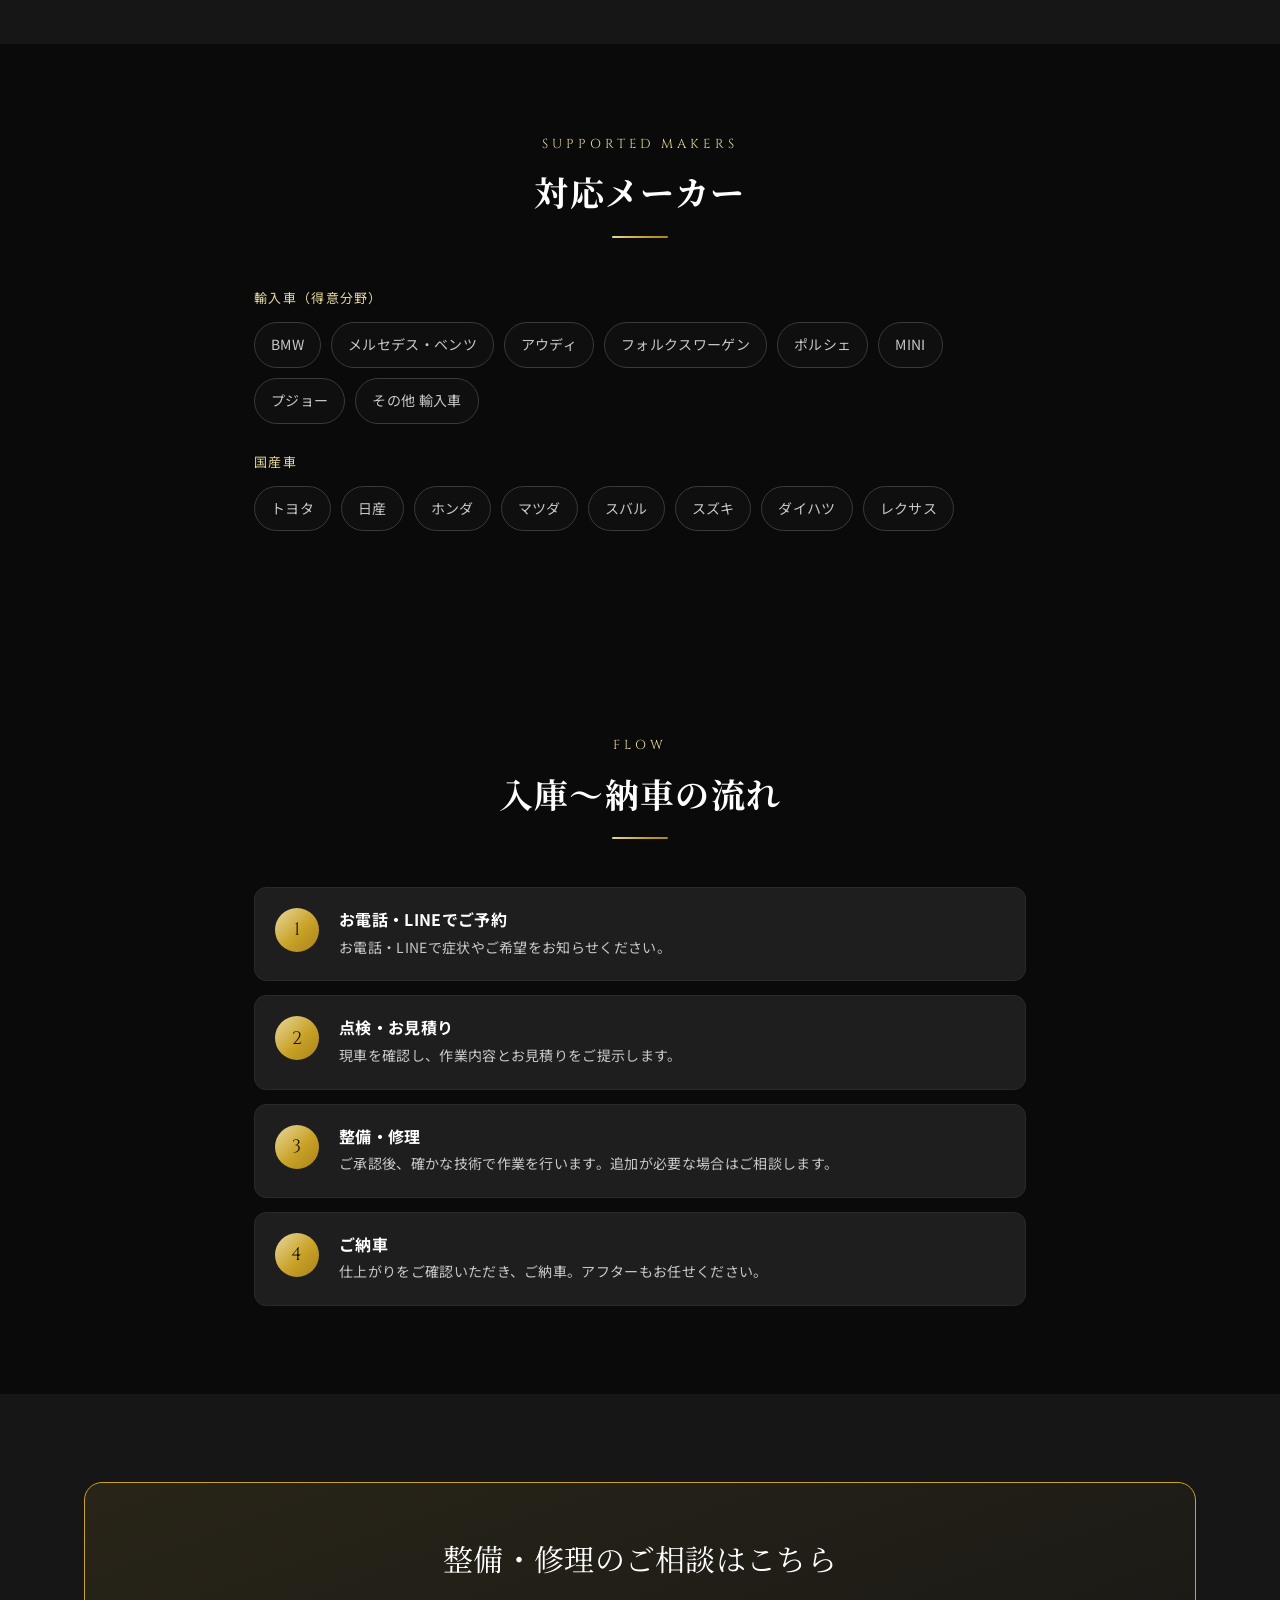
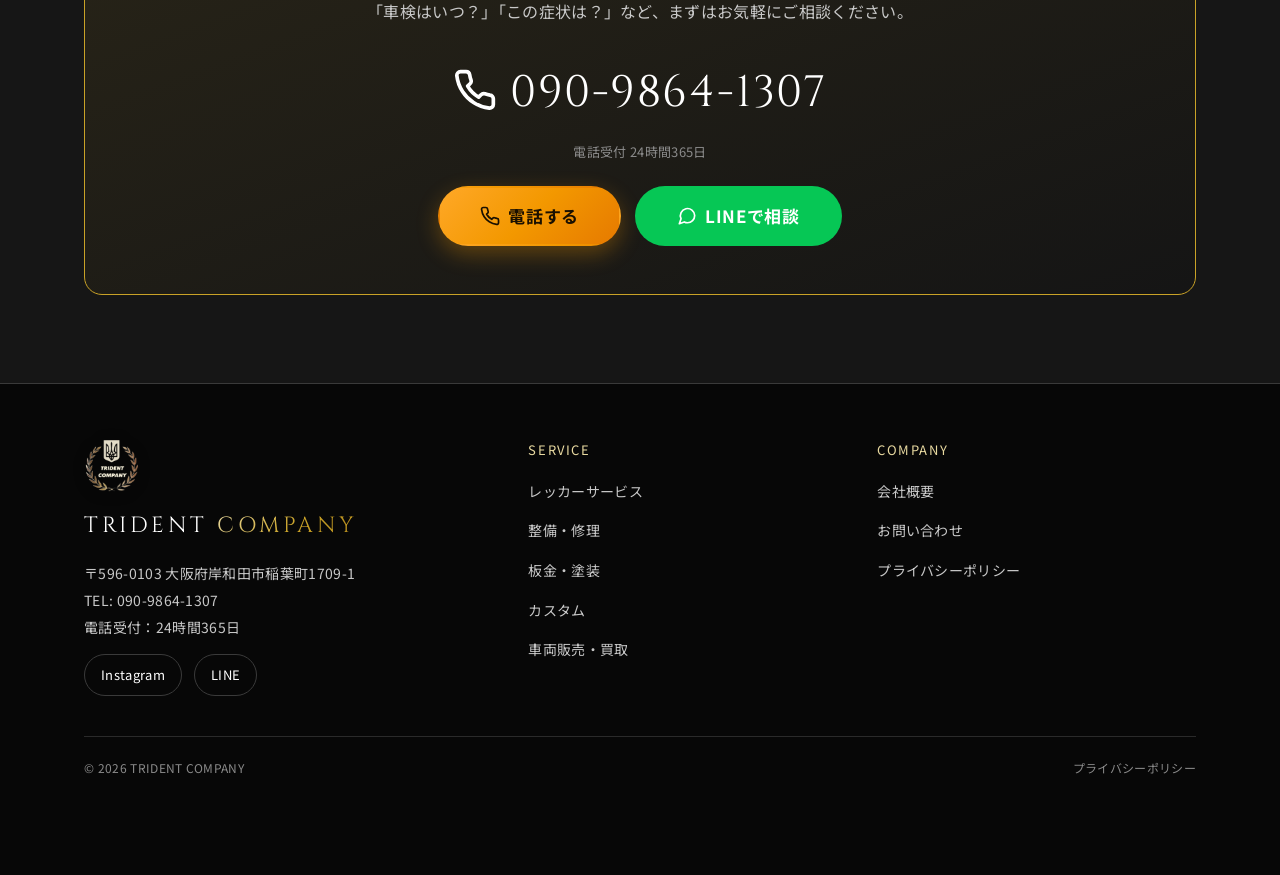
<file: maintenance/index.html>
<!DOCTYPE html>
<html lang="ja">
<head>
<meta charset="UTF-8">
<meta name="viewport" content="width=device-width, initial-scale=1">
<title>整備・修理｜岸和田の外車修理・輸入車整備｜車検・点検｜TRIDENT COMPANY</title>
<meta name="description" content="岸和田・大阪で外車修理・輸入車整備なら TRIDENT COMPANY。車検・定期点検・オイル交換・ブレーキ整備・エンジン修理・電装系まで幅広く対応。BMW・メルセデス・アウディなど輸入車もお任せください。">
<link rel="preconnect" href="https://fonts.googleapis.com">
<link rel="preconnect" href="https://fonts.gstatic.com" crossorigin>
<link href="https://fonts.googleapis.com/css2?family=Cinzel:wght@500;600;700&family=Noto+Sans+JP:wght@400;500;700&family=Noto+Serif+JP:wght@500;700&display=swap" rel="stylesheet">
<link rel="stylesheet" href="../assets/css/style.css?v=20260727">
<!-- ▼▼ SEO/計測 内部設定（自動生成ブロック：seo_inject.py で再生成） ▼▼ -->
<link rel="canonical" href="https://trident-company.jp/maintenance/">
<meta name="robots" content="index,follow,max-image-preview:large">

<!-- OGP / Twitter Card -->
<meta property="og:type" content="article">
<meta property="og:site_name" content="TRIDENT COMPANY">
<meta property="og:locale" content="ja_JP">
<meta property="og:url" content="https://trident-company.jp/maintenance/">
<meta property="og:title" content="整備・修理｜岸和田の外車修理・輸入車整備｜車検・点検｜TRIDENT COMPANY">
<meta property="og:description" content="岸和田・大阪で外車修理・輸入車整備なら TRIDENT COMPANY。車検・定期点検・オイル交換・ブレーキ整備・エンジン修理・電装系まで幅広く対応。BMW・メルセデス・アウディなど輸入車もお任せください。">
<meta property="og:image" content="https://trident-company.jp/assets/img/ogp.jpg">
<meta property="og:image:width" content="1200">
<meta property="og:image:height" content="630">
<meta property="og:image:alt" content="TRIDENT COMPANY｜大阪府岸和田市の自動車トータルサポート">
<meta name="twitter:card" content="summary_large_image">
<meta name="twitter:title" content="整備・修理｜岸和田の外車修理・輸入車整備｜車検・点検｜TRIDENT COMPANY">
<meta name="twitter:description" content="岸和田・大阪で外車修理・輸入車整備なら TRIDENT COMPANY。車検・定期点検・オイル交換・ブレーキ整備・エンジン修理・電装系まで幅広く対応。BMW・メルセデス・アウディなど輸入車もお任せください。">
<meta name="twitter:image" content="https://trident-company.jp/assets/img/ogp.jpg">

<!-- favicon / アプリアイコン -->
<link rel="icon" href="/favicon.ico" sizes="any">
<link rel="icon" type="image/png" sizes="32x32" href="../assets/img/favicon-32.png">
<link rel="icon" type="image/png" sizes="192x192" href="../assets/img/favicon-192.png">
<link rel="apple-touch-icon" href="../assets/img/apple-touch-icon.png">
<meta name="theme-color" content="#0A0A0A">
<meta name="format-detection" content="telephone=no">

<!-- Google Search Console 所有権確認（HTMLタグ方式を使う場合のみ、下行のコメントを外して content を記入） -->
<!-- <meta name="google-site-verification" content="ここに確認コード"> -->

<!-- 構造化データ（JSON-LD） -->
<script type="application/ld+json">
{
  "@context": "https://schema.org",
  "@type": "BreadcrumbList",
  "itemListElement": [
    {
      "@type": "ListItem",
      "position": 1,
      "name": "ホーム",
      "item": "https://trident-company.jp/"
    },
    {
      "@type": "ListItem",
      "position": 2,
      "name": "整備・修理",
      "item": "https://trident-company.jp/maintenance/"
    }
  ]
}
</script>
<script type="application/ld+json">
{
  "@context": "https://schema.org",
  "@type": "Service",
  "name": "自動車整備・修理",
  "description": "車検・定期点検・オイル交換・ブレーキ整備・エンジン修理・電装系まで対応。BMW・メルセデス・アウディなど輸入車整備も承ります。",
  "serviceType": "自動車整備・修理",
  "url": "https://trident-company.jp/maintenance/",
  "provider": {
    "@id": "https://trident-company.jp/#business"
  },
  "areaServed": [
    {
      "@type": "AdministrativeArea",
      "name": "大阪府"
    },
    {
      "@type": "AdministrativeArea",
      "name": "京都府"
    },
    {
      "@type": "AdministrativeArea",
      "name": "兵庫県"
    },
    {
      "@type": "AdministrativeArea",
      "name": "奈良県"
    },
    {
      "@type": "AdministrativeArea",
      "name": "滋賀県"
    },
    {
      "@type": "AdministrativeArea",
      "name": "和歌山県"
    },
    {
      "@type": "AdministrativeArea",
      "name": "三重県"
    }
  ]
}
</script>

<!-- アクセス解析（GA4 / GTM）：測定IDは assets/js/analytics.js に記入 -->
<script src="../assets/js/analytics.js?v=20260724" defer></script>
<!-- ▲▲ SEO/計測 内部設定ここまで ▲▲ -->
</head>
<body>

<header class="site-header">
  <div class="header-bar">
    <span class="header-spacer" aria-hidden="true"></span>
    <a href="../" class="header-logo" aria-label="TRIDENT COMPANY トップへ"><img src="../assets/img/logo.png?v=20260721" alt="TRIDENT COMPANY エンブレム" class="header-emblem" width="36" height="36"><span class="header-logo__text"><span class="header-logo__sub">TRIDENT COMPANY</span><span class="header-logo__main"><span class="t">TRIDENT</span> <span class="c">COMPANY</span></span></span></a>
    <a href="tel:09098641307" class="header-tel"><span class="icn icn--tel" aria-hidden="true"></span> 090-9864-1307</a>
    <button class="icon-btn" data-drawer-open aria-label="メニューを開く" aria-expanded="false" aria-controls="drawer"><svg viewBox="0 0 24 24" fill="none" stroke="currentColor" stroke-width="2"><path d="M3 6h18M3 12h18M3 18h18" stroke-linecap="round"/></svg></button>
  </div>
  <nav class="boxnav" aria-label="主要ナビゲーション">
    <a class="boxnav__item" href="../maintenance/">整備 <span class="em">MAINTENANCE</span></a>
    <a class="boxnav__item" href="../bodywork/">板金 <span class="em">BODYWORK</span></a>
    <a class="boxnav__item" href="../sales/">販売 / 買取 <span class="em">SALES</span></a>
    <a class="boxnav__item" href="../contact/">お問い合わせ <span class="em">CONTACT</span></a>
  </nav>
</header>

<div class="drawer" id="drawer">
  <div class="drawer__overlay" data-drawer-close></div>
  <div class="drawer__panel" role="dialog" aria-label="メニュー">
    <div class="drawer__head"><span class="drawer__brand"><img src="../assets/img/logo.png?v=20260721" alt="" class="header-emblem" width="28" height="28"><span class="header-logo__main"><span class="t">TRIDENT</span> <span class="c">COMPANY</span></span></span><button class="icon-btn" data-drawer-close aria-label="メニューを閉じる"><svg viewBox="0 0 24 24" fill="none" stroke="currentColor" stroke-width="2"><path d="M6 6l12 12M18 6L6 18" stroke-linecap="round"/></svg></button></div>
    <ul class="drawer__nav">
      <li><a href="../towing/">レッカーサービス</a></li>
      <li><a href="../maintenance/">整備・修理</a></li>
      <li><a href="../bodywork/">板金・塗装</a></li>
      <li><a href="../custom/">カスタム</a></li>
      <li><a href="../sales/">車両販売・買取</a></li>
      <li><a href="../company/">会社概要</a></li>
      <li><a href="../contact/">お問い合わせ</a></li>
    </ul>
    <div class="drawer__sns"><a href="https://www.instagram.com/car_20555/" target="_blank" rel="noopener">Instagram</a><a href="https://line.me/ti/p/a5iRVmuqXc" data-line target="_blank" rel="noopener">LINEで相談</a></div>
  </div>
</div>

<main class="has-fixed-header">

  <section class="page-hero">
    <div class="page-hero__bg"><img src="../assets/img/maintenance.svg?v=20260721" alt="輸入車を整備する工場"></div>
    <div class="page-hero__inner container">
      <span class="page-hero__en">Maintenance & Repair</span>
      <h1 class="page-hero__title">整備・修理｜外車もお任せ</h1>
      <p class="page-hero__lead">最新の診断機器と経験豊富なメカニックが、あなたの大切な一台を完璧にメンテナンスします。輸入車の修理を得意としています。</p>
      <div class="hero__cta" style="margin-top:22px"><a href="#contact" class="btn btn--primary btn--lg">整備・修理を相談する</a><a href="tel:09098641307" class="btn btn--ghost btn--lg"><span class="btn__icon"><span class="icn icn--tel" aria-hidden="true"></span></span> 電話する</a></div>
    </div>
  </section>

  <nav class="breadcrumb" aria-label="パンくず"><div class="container"><ol><li><a href="../">ホーム</a></li><li class="sep">›</li><li>整備・修理</li></ol></div></nav>

  <section class="section">
    <div class="container container--narrow prose reveal">
      <h2>熟練の技術による点検と整備</h2>
      <p>当整備工場では、最新の診断機器と経験豊富なメカニックが、愛車の健康状態を詳細に点検します。日常の安心をサポートする定期点検から、高度な修理、車検まで幅広く対応。お客様のニーズに合わせ、迅速かつ丁寧な作業で愛車のパフォーマンスを最大限に引き出します。</p>
    </div>
  </section>

  <section class="section section--sub">
    <div class="container">
      <div class="sec-head sec-head"><span class="sec-head__en">Services</span><h2 class="sec-head__ja">対応内容</h2><div class="sec-head__divider"></div></div>
      <div class="card-grid">
        <div class="card reveal"><div class="card__icon"><span class="icn icn--clipboard" aria-hidden="true"></span></div><h3 class="card__title">車検</h3><p class="card__text">法定点検を含む車検を実施。輸入車・国産車ともに対応します。</p></div>
        <div class="card reveal"><div class="card__icon"><span class="icn icn--search" aria-hidden="true"></span></div><h3 class="card__title">定期点検</h3><p class="card__text">トラブルを未然に防ぐ定期点検で、安心のカーライフをサポート。</p></div>
        <div class="card reveal"><div class="card__icon"><span class="icn icn--tools" aria-hidden="true"></span></div><h3 class="card__title">一般整備</h3><p class="card__text">消耗品交換から不具合の修理まで、幅広い整備に対応します。</p></div>
        <div class="card reveal"><div class="card__icon"><span class="icn icn--oil" aria-hidden="true"></span></div><h3 class="card__title">オイル交換</h3><p class="card__text">車種に適したオイル・フィルター交換でエンジンを良好に保ちます。</p></div>
        <div class="card reveal"><div class="card__icon"><span class="icn icn--brake" aria-hidden="true"></span></div><h3 class="card__title">ブレーキ整備</h3><p class="card__text">パッド・ローター・フルードなど、安全に直結する箇所を確実に。</p></div>
        <div class="card reveal"><div class="card__icon"><span class="icn icn--bolt" aria-hidden="true"></span></div><h3 class="card__title">エンジン・電装系修理</h3><p class="card__text">警告灯・始動不良・電装トラブルなど、診断機を用いて原因を特定。</p></div>
      </div>
    </div>
  </section>

  <section class="section">
    <div class="container container--narrow">
      <div class="sec-head"><span class="sec-head__en">Supported Makers</span><h2 class="sec-head__ja">対応メーカー</h2><div class="sec-head__divider"></div></div>
      <div class="maker-group reveal"><div class="maker-group__label">輸入車（得意分野）</div><ul class="maker-list"><li>BMW</li><li>メルセデス・ベンツ</li><li>アウディ</li><li>フォルクスワーゲン</li><li>ポルシェ</li><li>MINI</li><li>プジョー</li><li>その他 輸入車</li></ul></div>
      <div class="maker-group reveal"><div class="maker-group__label">国産車</div><ul class="maker-list"><li>トヨタ</li><li>日産</li><li>ホンダ</li><li>マツダ</li><li>スバル</li><li>スズキ</li><li>ダイハツ</li><li>レクサス</li></ul></div>
    </div>
  </section>

  <section class="section">
    <div class="container container--narrow">
      <div class="sec-head"><span class="sec-head__en">Flow</span><h2 class="sec-head__ja">入庫〜納車の流れ</h2><div class="sec-head__divider"></div></div>
      <div class="flow">
        <div class="flow__item reveal"><div class="flow__num"></div><div><h3 class="flow__title">お電話・LINEでご予約</h3><p class="flow__text">お電話・LINEで症状やご希望をお知らせください。</p></div></div>
        <div class="flow__item reveal"><div class="flow__num"></div><div><h3 class="flow__title">点検・お見積り</h3><p class="flow__text">現車を確認し、作業内容とお見積りをご提示します。</p></div></div>
        <div class="flow__item reveal"><div class="flow__num"></div><div><h3 class="flow__title">整備・修理</h3><p class="flow__text">ご承認後、確かな技術で作業を行います。追加が必要な場合はご相談します。</p></div></div>
        <div class="flow__item reveal"><div class="flow__num"></div><div><h3 class="flow__title">ご納車</h3><p class="flow__text">仕上がりをご確認いただき、ご納車。アフターもお任せください。</p></div></div>
      </div>
    </div>
  </section>

  <section class="section section--sub contact-cta" id="contact">
    <div class="container">
      <div class="contact-cta__box reveal">
        <p class="contact-cta__lead">整備・修理のご相談はこちら</p>
        <p class="contact-cta__sub">「車検はいつ？」「この症状は？」など、まずはお気軽にご相談ください。</p>
        <a href="tel:09098641307" class="contact-cta__tel"><span class="icn icn--tel" aria-hidden="true"></span> 090-9864-1307</a>
        <p class="contact-cta__hours">電話受付 24時間365日</p>
        <div class="contact-cta__actions">
          <a href="tel:09098641307" class="btn btn--tel btn--lg"><span class="btn__icon"><span class="icn icn--tel" aria-hidden="true"></span></span> 電話する</a>
          <a href="https://line.me/ti/p/a5iRVmuqXc" data-line target="_blank" rel="noopener" class="btn btn--line btn--lg"><span class="btn__icon"><span class="icn icn--chat" aria-hidden="true"></span></span> LINEで相談</a>
        </div>
      </div>
    </div>
  </section>

</main>

<footer class="site-footer">
  <div class="container">
    <div class="footer-grid">
      <div><img src="../assets/img/logo.png?v=20260721" alt="TRIDENT COMPANY エンブレム" class="footer-emblem" width="56" height="56" loading="lazy" decoding="async"><div class="footer-logo"><span class="t">TRIDENT</span> <span class="c">COMPANY</span></div><div class="footer-info">〒596-0103 大阪府岸和田市稲葉町1709-1<br>TEL: <a href="tel:09098641307">090-9864-1307</a><br>電話受付：24時間365日</div><div class="footer-sns"><a href="https://www.instagram.com/car_20555/" target="_blank" rel="noopener">Instagram</a><a href="https://line.me/ti/p/a5iRVmuqXc" data-line target="_blank" rel="noopener">LINE</a></div></div>
      <div><div class="footer-col__title">SERVICE</div><ul class="footer-nav"><li><a href="../towing/">レッカーサービス</a></li><li><a href="../maintenance/">整備・修理</a></li><li><a href="../bodywork/">板金・塗装</a></li><li><a href="../custom/">カスタム</a></li><li><a href="../sales/">車両販売・買取</a></li></ul></div>
      <div><div class="footer-col__title">COMPANY</div><ul class="footer-nav"><li><a href="../company/">会社概要</a></li><li><a href="../contact/">お問い合わせ</a></li><li><a href="../privacy/">プライバシーポリシー</a></li></ul></div>
    </div>
    <div class="footer-bottom"><span>© <span data-year>2026</span> TRIDENT COMPANY</span><a href="../privacy/">プライバシーポリシー</a></div>
  </div>
</footer>

<nav class="fixed-cta" aria-label="固定アクション"><a href="tel:09098641307" class="is-tel"><span class="ic"><span class="icn icn--tel" aria-hidden="true"></span></span>電話する</a><a href="https://line.me/ti/p/a5iRVmuqXc" data-line target="_blank" rel="noopener" class="is-line"><span class="ic"><span class="icn icn--chat" aria-hidden="true"></span></span>LINE</a></nav>

<script src="../assets/js/main.js"></script>
</body>
</html>
</file>
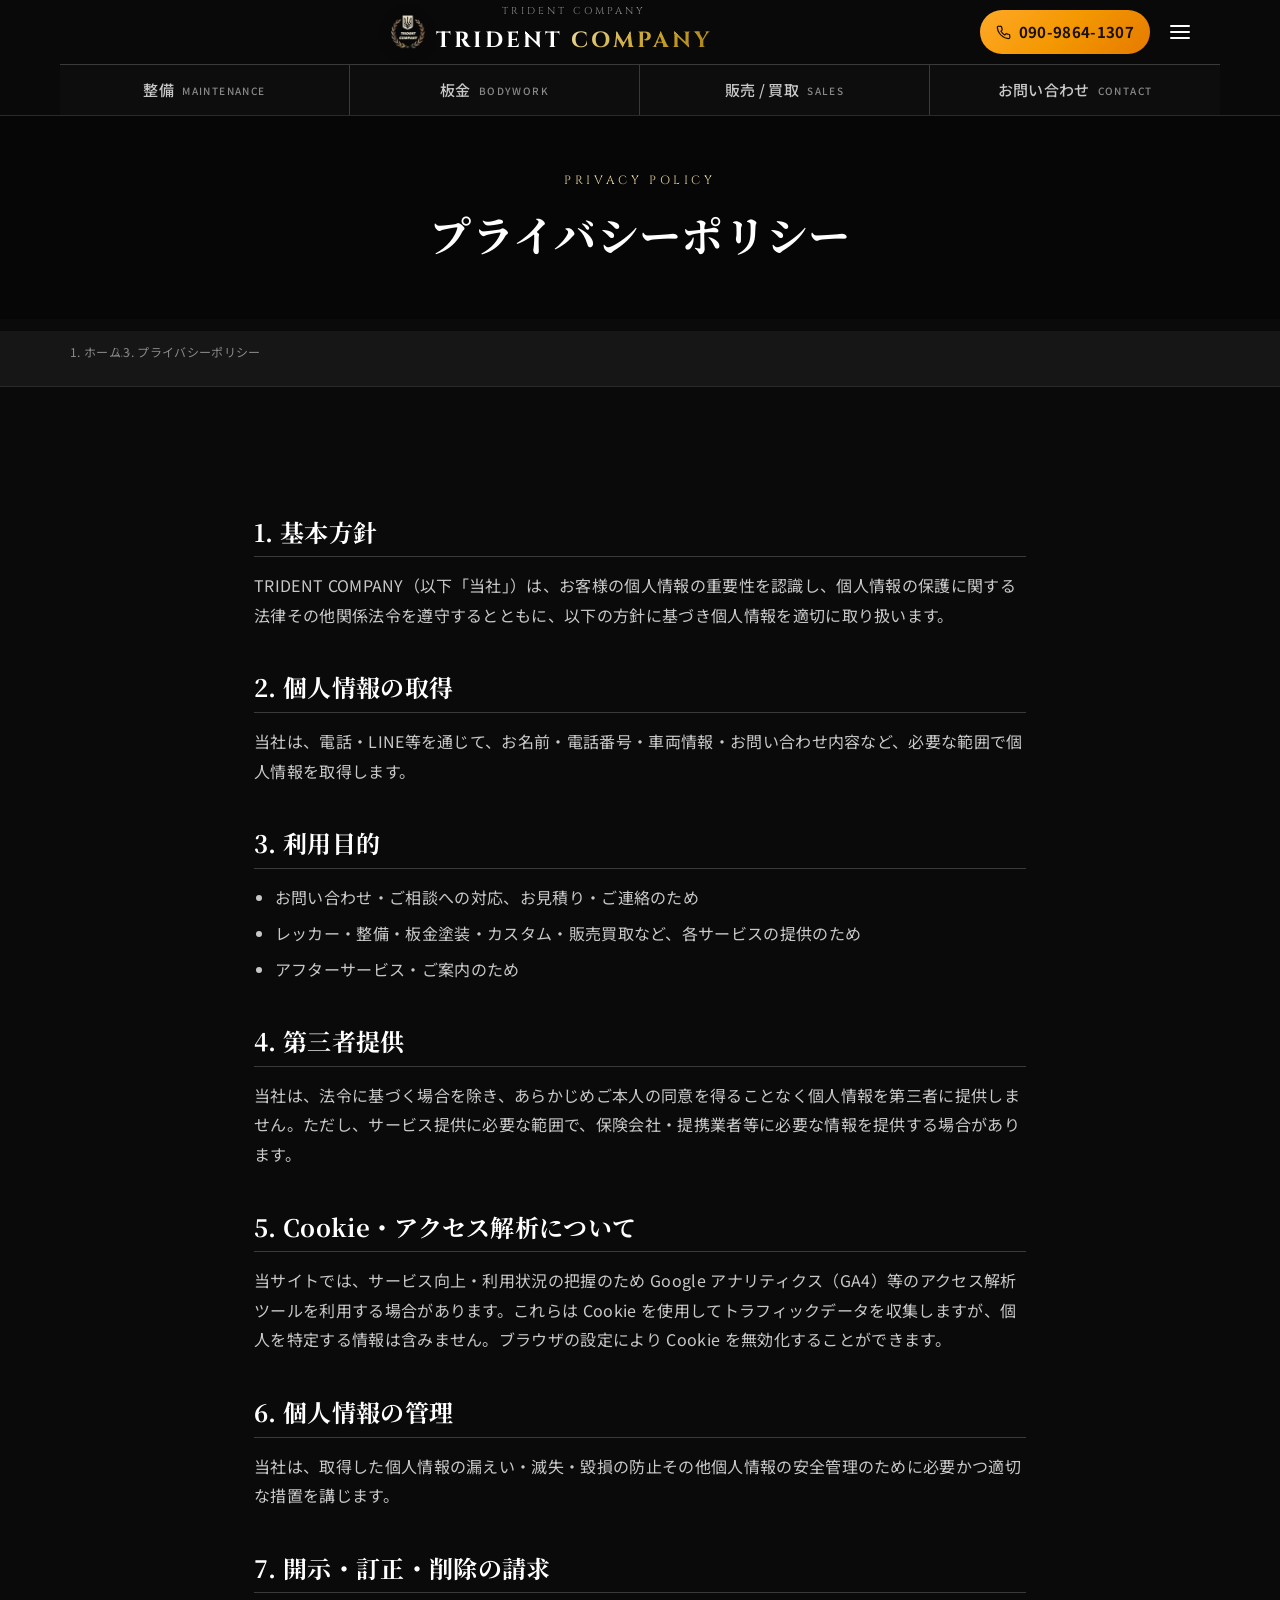
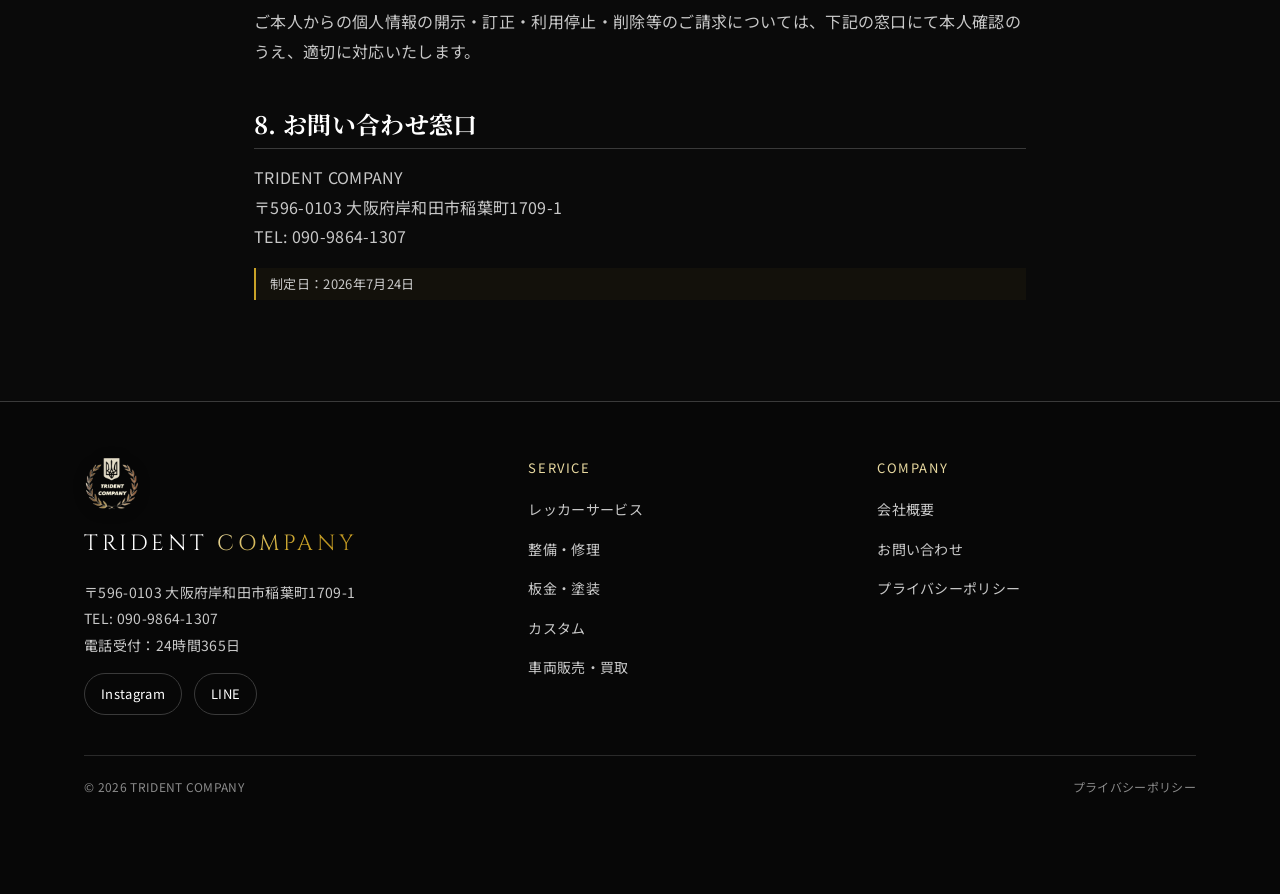
<file: privacy/index.html>
<!DOCTYPE html>
<html lang="ja">
<head>
<meta charset="UTF-8">
<meta name="viewport" content="width=device-width, initial-scale=1">
<title>プライバシーポリシー｜TRIDENT COMPANY</title>
<meta name="description" content="TRIDENT COMPANYのプライバシーポリシー。個人情報の利用目的、第三者提供、Cookie・アクセス解析（GA4）の利用、開示請求窓口について記載しています。">
<link rel="preconnect" href="https://fonts.googleapis.com">
<link rel="preconnect" href="https://fonts.gstatic.com" crossorigin>
<link href="https://fonts.googleapis.com/css2?family=Cinzel:wght@500;600;700&family=Noto+Sans+JP:wght@400;500;700&family=Noto+Serif+JP:wght@500;700&display=swap" rel="stylesheet">
<link rel="stylesheet" href="../assets/css/style.css?v=20260727">
<!-- ▼▼ SEO/計測 内部設定（自動生成ブロック：seo_inject.py で再生成） ▼▼ -->
<link rel="canonical" href="https://trident-company.jp/privacy/">
<meta name="robots" content="noindex,follow">

<!-- OGP / Twitter Card -->
<meta property="og:type" content="article">
<meta property="og:site_name" content="TRIDENT COMPANY">
<meta property="og:locale" content="ja_JP">
<meta property="og:url" content="https://trident-company.jp/privacy/">
<meta property="og:title" content="プライバシーポリシー｜TRIDENT COMPANY">
<meta property="og:description" content="TRIDENT COMPANYのプライバシーポリシー。個人情報の利用目的、第三者提供、Cookie・アクセス解析（GA4）の利用、開示請求窓口について記載しています。">
<meta property="og:image" content="https://trident-company.jp/assets/img/ogp.jpg">
<meta property="og:image:width" content="1200">
<meta property="og:image:height" content="630">
<meta property="og:image:alt" content="TRIDENT COMPANY｜大阪府岸和田市の自動車トータルサポート">
<meta name="twitter:card" content="summary_large_image">
<meta name="twitter:title" content="プライバシーポリシー｜TRIDENT COMPANY">
<meta name="twitter:description" content="TRIDENT COMPANYのプライバシーポリシー。個人情報の利用目的、第三者提供、Cookie・アクセス解析（GA4）の利用、開示請求窓口について記載しています。">
<meta name="twitter:image" content="https://trident-company.jp/assets/img/ogp.jpg">

<!-- favicon / アプリアイコン -->
<link rel="icon" href="/favicon.ico" sizes="any">
<link rel="icon" type="image/png" sizes="32x32" href="../assets/img/favicon-32.png">
<link rel="icon" type="image/png" sizes="192x192" href="../assets/img/favicon-192.png">
<link rel="apple-touch-icon" href="../assets/img/apple-touch-icon.png">
<meta name="theme-color" content="#0A0A0A">
<meta name="format-detection" content="telephone=no">

<!-- Google Search Console 所有権確認（HTMLタグ方式を使う場合のみ、下行のコメントを外して content を記入） -->
<!-- <meta name="google-site-verification" content="ここに確認コード"> -->

<!-- 構造化データ（JSON-LD） -->
<script type="application/ld+json">
{
  "@context": "https://schema.org",
  "@type": "BreadcrumbList",
  "itemListElement": [
    {
      "@type": "ListItem",
      "position": 1,
      "name": "ホーム",
      "item": "https://trident-company.jp/"
    },
    {
      "@type": "ListItem",
      "position": 2,
      "name": "プライバシーポリシー",
      "item": "https://trident-company.jp/privacy/"
    }
  ]
}
</script>

<!-- アクセス解析（GA4 / GTM）：測定IDは assets/js/analytics.js に記入 -->
<script src="../assets/js/analytics.js?v=20260724" defer></script>
<!-- ▲▲ SEO/計測 内部設定ここまで ▲▲ -->
</head>
<body>

<header class="site-header">
  <div class="header-bar">
    <span class="header-spacer" aria-hidden="true"></span>
    <a href="../" class="header-logo" aria-label="TRIDENT COMPANY トップへ"><img src="../assets/img/logo.png?v=20260721" alt="TRIDENT COMPANY エンブレム" class="header-emblem" width="36" height="36"><span class="header-logo__text"><span class="header-logo__sub">TRIDENT COMPANY</span><span class="header-logo__main"><span class="t">TRIDENT</span> <span class="c">COMPANY</span></span></span></a>
    <a href="tel:09098641307" class="header-tel"><span class="icn icn--tel" aria-hidden="true"></span> 090-9864-1307</a>
    <button class="icon-btn" data-drawer-open aria-label="メニューを開く" aria-expanded="false" aria-controls="drawer"><svg viewBox="0 0 24 24" fill="none" stroke="currentColor" stroke-width="2"><path d="M3 6h18M3 12h18M3 18h18" stroke-linecap="round"/></svg></button>
  </div>
  <nav class="boxnav" aria-label="主要ナビゲーション">
    <a class="boxnav__item" href="../maintenance/">整備 <span class="em">MAINTENANCE</span></a>
    <a class="boxnav__item" href="../bodywork/">板金 <span class="em">BODYWORK</span></a>
    <a class="boxnav__item" href="../sales/">販売 / 買取 <span class="em">SALES</span></a>
    <a class="boxnav__item" href="../contact/">お問い合わせ <span class="em">CONTACT</span></a>
  </nav>
</header>

<div class="drawer" id="drawer">
  <div class="drawer__overlay" data-drawer-close></div>
  <div class="drawer__panel" role="dialog" aria-label="メニュー">
    <div class="drawer__head"><span class="drawer__brand"><img src="../assets/img/logo.png?v=20260721" alt="" class="header-emblem" width="28" height="28"><span class="header-logo__main"><span class="t">TRIDENT</span> <span class="c">COMPANY</span></span></span><button class="icon-btn" data-drawer-close aria-label="メニューを閉じる"><svg viewBox="0 0 24 24" fill="none" stroke="currentColor" stroke-width="2"><path d="M6 6l12 12M18 6L6 18" stroke-linecap="round"/></svg></button></div>
    <ul class="drawer__nav">
      <li><a href="../towing/">レッカーサービス</a></li>
      <li><a href="../maintenance/">整備・修理</a></li>
      <li><a href="../bodywork/">板金・塗装</a></li>
      <li><a href="../custom/">カスタム</a></li>
      <li><a href="../sales/">車両販売・買取</a></li>
      <li><a href="../company/">会社概要</a></li>
      <li><a href="../contact/">お問い合わせ</a></li>
    </ul>
    <div class="drawer__sns"><a href="https://www.instagram.com/car_20555/" target="_blank" rel="noopener">Instagram</a><a href="https://line.me/ti/p/a5iRVmuqXc" data-line target="_blank" rel="noopener">LINEで相談</a></div>
  </div>
</div>

<main class="has-fixed-header">

  <section class="page-hero" style="padding:48px 0">
    <div class="page-hero__inner container">
      <span class="page-hero__en">Privacy Policy</span>
      <h1 class="page-hero__title">プライバシーポリシー</h1>
    </div>
  </section>

  <nav class="breadcrumb" aria-label="パンくず"><div class="container"><ol><li><a href="../">ホーム</a></li><li class="sep">›</li><li>プライバシーポリシー</li></ol></div></nav>

  <section class="section">
    <div class="container prose reveal">
      <h2>1. 基本方針</h2>
      <p>TRIDENT COMPANY（以下「当社」）は、お客様の個人情報の重要性を認識し、個人情報の保護に関する法律その他関係法令を遵守するとともに、以下の方針に基づき個人情報を適切に取り扱います。</p>

      <h2>2. 個人情報の取得</h2>
      <p>当社は、電話・LINE等を通じて、お名前・電話番号・車両情報・お問い合わせ内容など、必要な範囲で個人情報を取得します。</p>

      <h2>3. 利用目的</h2>
      <ul>
        <li>お問い合わせ・ご相談への対応、お見積り・ご連絡のため</li>
        <li>レッカー・整備・板金塗装・カスタム・販売買取など、各サービスの提供のため</li>
        <li>アフターサービス・ご案内のため</li>
      </ul>

      <h2>4. 第三者提供</h2>
      <p>当社は、法令に基づく場合を除き、あらかじめご本人の同意を得ることなく個人情報を第三者に提供しません。ただし、サービス提供に必要な範囲で、保険会社・提携業者等に必要な情報を提供する場合があります。</p>

      <h2>5. Cookie・アクセス解析について</h2>
      <p>当サイトでは、サービス向上・利用状況の把握のため Google アナリティクス（GA4）等のアクセス解析ツールを利用する場合があります。これらは Cookie を使用してトラフィックデータを収集しますが、個人を特定する情報は含みません。ブラウザの設定により Cookie を無効化することができます。</p>

      <h2>6. 個人情報の管理</h2>
      <p>当社は、取得した個人情報の漏えい・滅失・毀損の防止その他個人情報の安全管理のために必要かつ適切な措置を講じます。</p>

      <h2>7. 開示・訂正・削除の請求</h2>
      <p>ご本人からの個人情報の開示・訂正・利用停止・削除等のご請求については、下記の窓口にて本人確認のうえ、適切に対応いたします。</p>

      <h2>8. お問い合わせ窓口</h2>
      <p>
        TRIDENT COMPANY<br>
        〒596-0103 大阪府岸和田市稲葉町1709-1<br>
        TEL: <a href="tel:09098641307">090-9864-1307</a>
      </p>

      <p class="note">制定日：2026年7月24日</p>
    </div>
  </section>

</main>

<footer class="site-footer">
  <div class="container">
    <div class="footer-grid">
      <div><img src="../assets/img/logo.png?v=20260721" alt="TRIDENT COMPANY エンブレム" class="footer-emblem" width="56" height="56" loading="lazy" decoding="async"><div class="footer-logo"><span class="t">TRIDENT</span> <span class="c">COMPANY</span></div><div class="footer-info">〒596-0103 大阪府岸和田市稲葉町1709-1<br>TEL: <a href="tel:09098641307">090-9864-1307</a><br>電話受付：24時間365日</div><div class="footer-sns"><a href="https://www.instagram.com/car_20555/" target="_blank" rel="noopener">Instagram</a><a href="https://line.me/ti/p/a5iRVmuqXc" data-line target="_blank" rel="noopener">LINE</a></div></div>
      <div><div class="footer-col__title">SERVICE</div><ul class="footer-nav"><li><a href="../towing/">レッカーサービス</a></li><li><a href="../maintenance/">整備・修理</a></li><li><a href="../bodywork/">板金・塗装</a></li><li><a href="../custom/">カスタム</a></li><li><a href="../sales/">車両販売・買取</a></li></ul></div>
      <div><div class="footer-col__title">COMPANY</div><ul class="footer-nav"><li><a href="../company/">会社概要</a></li><li><a href="../contact/">お問い合わせ</a></li><li><a href="../privacy/">プライバシーポリシー</a></li></ul></div>
    </div>
    <div class="footer-bottom"><span>© <span data-year>2026</span> TRIDENT COMPANY</span><a href="../privacy/">プライバシーポリシー</a></div>
  </div>
</footer>

<nav class="fixed-cta" aria-label="固定アクション"><a href="tel:09098641307" class="is-tel"><span class="ic"><span class="icn icn--tel" aria-hidden="true"></span></span>電話する</a><a href="https://line.me/ti/p/a5iRVmuqXc" data-line target="_blank" rel="noopener" class="is-line"><span class="ic"><span class="icn icn--chat" aria-hidden="true"></span></span>LINE</a></nav>

<script src="../assets/js/main.js"></script>
</body>
</html>
</file>
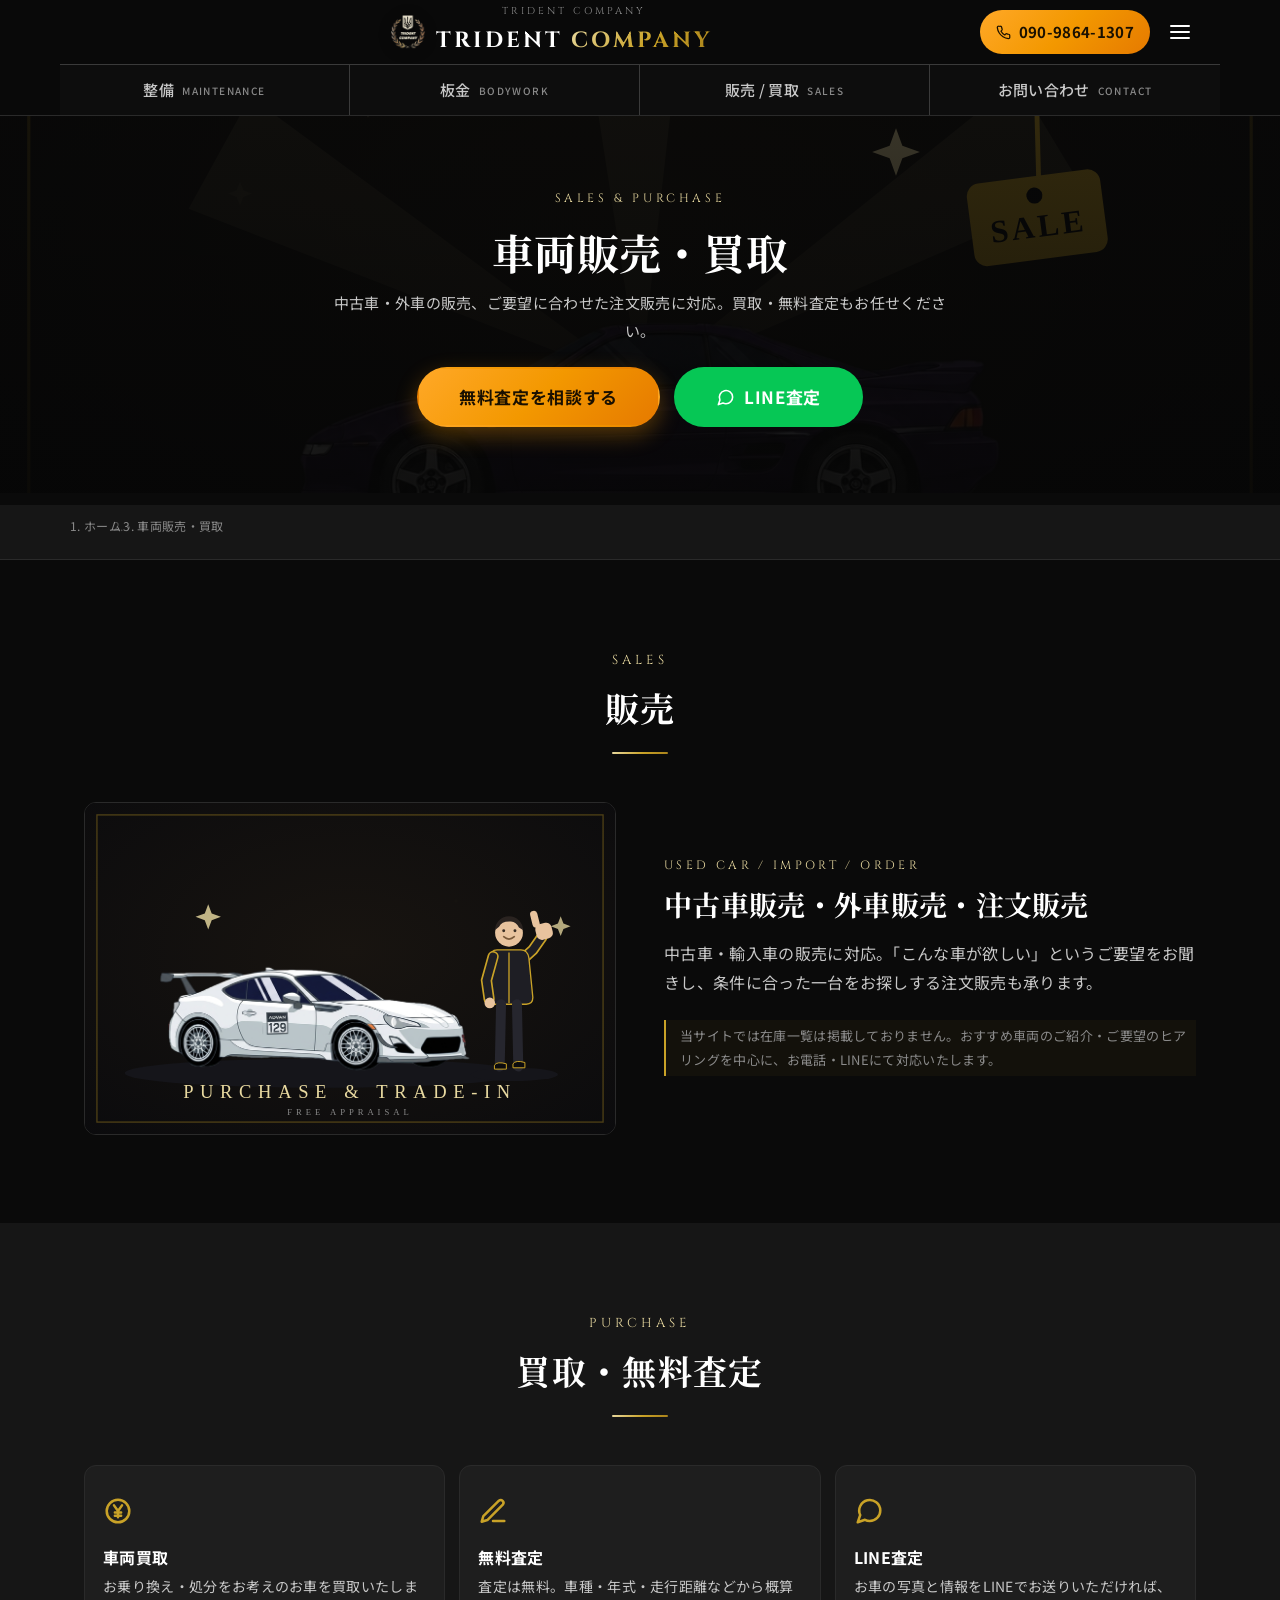
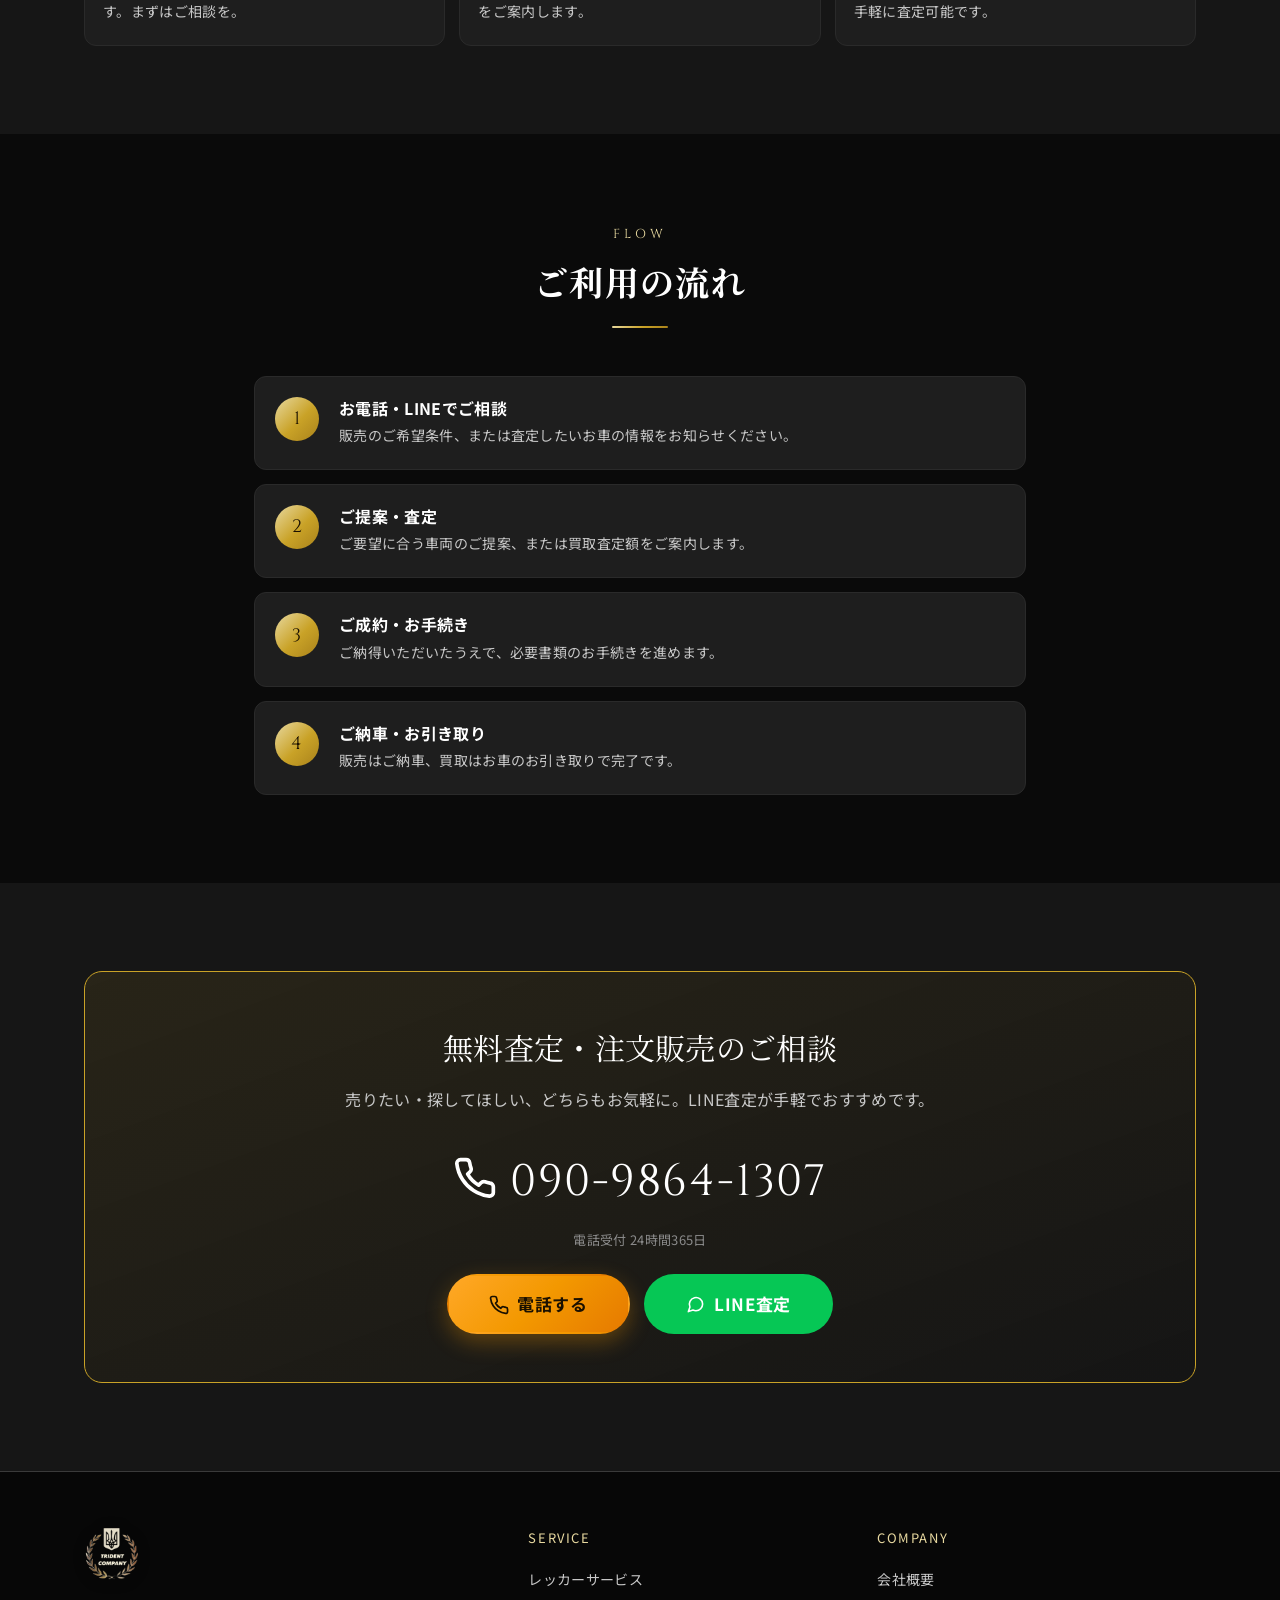
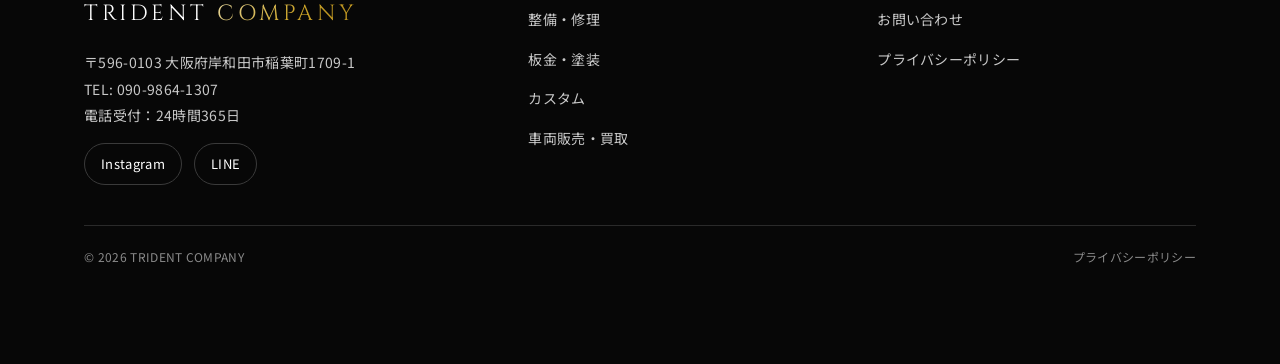
<file: sales/index.html>
<!DOCTYPE html>
<html lang="ja">
<head>
<meta charset="UTF-8">
<meta name="viewport" content="width=device-width, initial-scale=1">
<title>車両販売・買取｜岸和田・大阪の中古車販売・注文販売・無料査定｜TRIDENT COMPANY</title>
<meta name="description" content="岸和田・大阪の中古車販売・買取なら TRIDENT COMPANY。中古車・外車販売、ご要望に合わせた注文販売に対応。車の買取・無料査定も実施中。まずはお気軽にお電話・LINE査定をご利用ください。">
<link rel="preconnect" href="https://fonts.googleapis.com">
<link rel="preconnect" href="https://fonts.gstatic.com" crossorigin>
<link href="https://fonts.googleapis.com/css2?family=Cinzel:wght@500;600;700&family=Noto+Sans+JP:wght@400;500;700&family=Noto+Serif+JP:wght@500;700&display=swap" rel="stylesheet">
<link rel="stylesheet" href="../assets/css/style.css?v=20260727">
<!-- ▼▼ SEO/計測 内部設定（自動生成ブロック：seo_inject.py で再生成） ▼▼ -->
<link rel="canonical" href="https://trident-company.jp/sales/">
<meta name="robots" content="index,follow,max-image-preview:large">

<!-- OGP / Twitter Card -->
<meta property="og:type" content="article">
<meta property="og:site_name" content="TRIDENT COMPANY">
<meta property="og:locale" content="ja_JP">
<meta property="og:url" content="https://trident-company.jp/sales/">
<meta property="og:title" content="車両販売・買取｜岸和田・大阪の中古車販売・注文販売・無料査定｜TRIDENT COMPANY">
<meta property="og:description" content="岸和田・大阪の中古車販売・買取なら TRIDENT COMPANY。中古車・外車販売、ご要望に合わせた注文販売に対応。車の買取・無料査定も実施中。まずはお気軽にお電話・LINE査定をご利用ください。">
<meta property="og:image" content="https://trident-company.jp/assets/img/ogp.jpg">
<meta property="og:image:width" content="1200">
<meta property="og:image:height" content="630">
<meta property="og:image:alt" content="TRIDENT COMPANY｜大阪府岸和田市の自動車トータルサポート">
<meta name="twitter:card" content="summary_large_image">
<meta name="twitter:title" content="車両販売・買取｜岸和田・大阪の中古車販売・注文販売・無料査定｜TRIDENT COMPANY">
<meta name="twitter:description" content="岸和田・大阪の中古車販売・買取なら TRIDENT COMPANY。中古車・外車販売、ご要望に合わせた注文販売に対応。車の買取・無料査定も実施中。まずはお気軽にお電話・LINE査定をご利用ください。">
<meta name="twitter:image" content="https://trident-company.jp/assets/img/ogp.jpg">

<!-- favicon / アプリアイコン -->
<link rel="icon" href="/favicon.ico" sizes="any">
<link rel="icon" type="image/png" sizes="32x32" href="../assets/img/favicon-32.png">
<link rel="icon" type="image/png" sizes="192x192" href="../assets/img/favicon-192.png">
<link rel="apple-touch-icon" href="../assets/img/apple-touch-icon.png">
<meta name="theme-color" content="#0A0A0A">
<meta name="format-detection" content="telephone=no">

<!-- Google Search Console 所有権確認（HTMLタグ方式を使う場合のみ、下行のコメントを外して content を記入） -->
<!-- <meta name="google-site-verification" content="ここに確認コード"> -->

<!-- 構造化データ（JSON-LD） -->
<script type="application/ld+json">
{
  "@context": "https://schema.org",
  "@type": "BreadcrumbList",
  "itemListElement": [
    {
      "@type": "ListItem",
      "position": 1,
      "name": "ホーム",
      "item": "https://trident-company.jp/"
    },
    {
      "@type": "ListItem",
      "position": 2,
      "name": "車両販売・買取",
      "item": "https://trident-company.jp/sales/"
    }
  ]
}
</script>
<script type="application/ld+json">
{
  "@context": "https://schema.org",
  "@type": "Service",
  "name": "中古車販売・買取",
  "description": "中古車・外車の販売、ご要望に合わせた注文販売に対応。車の買取・無料査定も実施しています。",
  "serviceType": "中古車販売・買取",
  "url": "https://trident-company.jp/sales/",
  "provider": {
    "@id": "https://trident-company.jp/#business"
  },
  "areaServed": [
    {
      "@type": "AdministrativeArea",
      "name": "大阪府"
    },
    {
      "@type": "AdministrativeArea",
      "name": "京都府"
    },
    {
      "@type": "AdministrativeArea",
      "name": "兵庫県"
    },
    {
      "@type": "AdministrativeArea",
      "name": "奈良県"
    },
    {
      "@type": "AdministrativeArea",
      "name": "滋賀県"
    },
    {
      "@type": "AdministrativeArea",
      "name": "和歌山県"
    },
    {
      "@type": "AdministrativeArea",
      "name": "三重県"
    }
  ]
}
</script>

<!-- アクセス解析（GA4 / GTM）：測定IDは assets/js/analytics.js に記入 -->
<script src="../assets/js/analytics.js?v=20260724" defer></script>
<!-- ▲▲ SEO/計測 内部設定ここまで ▲▲ -->
</head>
<body>

<header class="site-header">
  <div class="header-bar">
    <span class="header-spacer" aria-hidden="true"></span>
    <a href="../" class="header-logo" aria-label="TRIDENT COMPANY トップへ"><img src="../assets/img/logo.png?v=20260721" alt="TRIDENT COMPANY エンブレム" class="header-emblem" width="36" height="36"><span class="header-logo__text"><span class="header-logo__sub">TRIDENT COMPANY</span><span class="header-logo__main"><span class="t">TRIDENT</span> <span class="c">COMPANY</span></span></span></a>
    <a href="tel:09098641307" class="header-tel"><span class="icn icn--tel" aria-hidden="true"></span> 090-9864-1307</a>
    <button class="icon-btn" data-drawer-open aria-label="メニューを開く" aria-expanded="false" aria-controls="drawer"><svg viewBox="0 0 24 24" fill="none" stroke="currentColor" stroke-width="2"><path d="M3 6h18M3 12h18M3 18h18" stroke-linecap="round"/></svg></button>
  </div>
  <nav class="boxnav" aria-label="主要ナビゲーション">
    <a class="boxnav__item" href="../maintenance/">整備 <span class="em">MAINTENANCE</span></a>
    <a class="boxnav__item" href="../bodywork/">板金 <span class="em">BODYWORK</span></a>
    <a class="boxnav__item" href="../sales/">販売 / 買取 <span class="em">SALES</span></a>
    <a class="boxnav__item" href="../contact/">お問い合わせ <span class="em">CONTACT</span></a>
  </nav>
</header>

<div class="drawer" id="drawer">
  <div class="drawer__overlay" data-drawer-close></div>
  <div class="drawer__panel" role="dialog" aria-label="メニュー">
    <div class="drawer__head"><span class="drawer__brand"><img src="../assets/img/logo.png?v=20260721" alt="" class="header-emblem" width="28" height="28"><span class="header-logo__main"><span class="t">TRIDENT</span> <span class="c">COMPANY</span></span></span><button class="icon-btn" data-drawer-close aria-label="メニューを閉じる"><svg viewBox="0 0 24 24" fill="none" stroke="currentColor" stroke-width="2"><path d="M6 6l12 12M18 6L6 18" stroke-linecap="round"/></svg></button></div>
    <ul class="drawer__nav">
      <li><a href="../towing/">レッカーサービス</a></li>
      <li><a href="../maintenance/">整備・修理</a></li>
      <li><a href="../bodywork/">板金・塗装</a></li>
      <li><a href="../custom/">カスタム</a></li>
      <li><a href="../sales/">車両販売・買取</a></li>
      <li><a href="../company/">会社概要</a></li>
      <li><a href="../contact/">お問い合わせ</a></li>
    </ul>
    <div class="drawer__sns"><a href="https://www.instagram.com/car_20555/" target="_blank" rel="noopener">Instagram</a><a href="https://line.me/ti/p/a5iRVmuqXc" data-line target="_blank" rel="noopener">LINEで相談</a></div>
  </div>
</div>

<main class="has-fixed-header">

  <section class="page-hero">
    <div class="page-hero__bg"><img src="../assets/img/sales.svg?v=20260721" alt="車両販売・買取のイメージ"></div>
    <div class="page-hero__inner container">
      <span class="page-hero__en">Sales & Purchase</span>
      <h1 class="page-hero__title">車両販売・買取</h1>
      <p class="page-hero__lead">中古車・外車の販売、ご要望に合わせた注文販売に対応。買取・無料査定もお任せください。</p>
      <div class="hero__cta" style="margin-top:22px"><a href="#contact" class="btn btn--primary btn--lg">無料査定を相談する</a><a href="https://line.me/ti/p/a5iRVmuqXc" data-line target="_blank" rel="noopener" class="btn btn--line btn--lg"><span class="btn__icon"><span class="icn icn--chat" aria-hidden="true"></span></span> LINE査定</a></div>
    </div>
  </section>

  <nav class="breadcrumb" aria-label="パンくず"><div class="container"><ol><li><a href="../">ホーム</a></li><li class="sep">›</li><li>車両販売・買取</li></ol></div></nav>

  <!-- 販売 -->
  <section class="section">
    <div class="container">
      <div class="sec-head"><span class="sec-head__en">Sales</span><h2 class="sec-head__ja">販売</h2><div class="sec-head__divider"></div></div>
      <div class="service-row reveal">
        <div class="service-row__media"><img src="../assets/img/sales-2.svg?v=20260721" alt="販売車両のイメージ" loading="lazy" decoding="async"></div>
        <div class="service-row__body">
          <span class="service-row__en">Used Car / Import / Order</span>
          <h3 class="service-row__title">中古車販売・外車販売・注文販売</h3>
          <p class="service-row__text">中古車・輸入車の販売に対応。「こんな車が欲しい」というご要望をお聞きし、条件に合った一台をお探しする注文販売も承ります。</p>
          <p class="note">当サイトでは在庫一覧は掲載しておりません。おすすめ車両のご紹介・ご要望のヒアリングを中心に、お電話・LINEにて対応いたします。</p>
        </div>
      </div>
    </div>
  </section>

  <!-- 買取 -->
  <section class="section section--sub">
    <div class="container">
      <div class="sec-head"><span class="sec-head__en">Purchase</span><h2 class="sec-head__ja">買取・無料査定</h2><div class="sec-head__divider"></div></div>
      <div class="card-grid">
        <div class="card reveal"><div class="card__icon"><span class="icn icn--money" aria-hidden="true"></span></div><h3 class="card__title">車両買取</h3><p class="card__text">お乗り換え・処分をお考えのお車を買取いたします。まずはご相談を。</p></div>
        <div class="card reveal"><div class="card__icon"><span class="icn icn--memo" aria-hidden="true"></span></div><h3 class="card__title">無料査定</h3><p class="card__text">査定は無料。車種・年式・走行距離などから概算をご案内します。</p></div>
        <div class="card reveal"><div class="card__icon"><span class="icn icn--chat" aria-hidden="true"></span></div><h3 class="card__title">LINE査定</h3><p class="card__text">お車の写真と情報をLINEでお送りいただければ、手軽に査定可能です。</p></div>
      </div>
    </div>
  </section>

  <!-- 流れ -->
  <section class="section">
    <div class="container container--narrow">
      <div class="sec-head"><span class="sec-head__en">Flow</span><h2 class="sec-head__ja">ご利用の流れ</h2><div class="sec-head__divider"></div></div>
      <div class="flow">
        <div class="flow__item reveal"><div class="flow__num"></div><div><h3 class="flow__title">お電話・LINEでご相談</h3><p class="flow__text">販売のご希望条件、または査定したいお車の情報をお知らせください。</p></div></div>
        <div class="flow__item reveal"><div class="flow__num"></div><div><h3 class="flow__title">ご提案・査定</h3><p class="flow__text">ご要望に合う車両のご提案、または買取査定額をご案内します。</p></div></div>
        <div class="flow__item reveal"><div class="flow__num"></div><div><h3 class="flow__title">ご成約・お手続き</h3><p class="flow__text">ご納得いただいたうえで、必要書類のお手続きを進めます。</p></div></div>
        <div class="flow__item reveal"><div class="flow__num"></div><div><h3 class="flow__title">ご納車・お引き取り</h3><p class="flow__text">販売はご納車、買取はお車のお引き取りで完了です。</p></div></div>
      </div>
    </div>
  </section>

  <section class="section section--sub contact-cta" id="contact">
    <div class="container">
      <div class="contact-cta__box reveal">
        <p class="contact-cta__lead">無料査定・注文販売のご相談</p>
        <p class="contact-cta__sub">売りたい・探してほしい、どちらもお気軽に。LINE査定が手軽でおすすめです。</p>
        <a href="tel:09098641307" class="contact-cta__tel"><span class="icn icn--tel" aria-hidden="true"></span> 090-9864-1307</a>
        <p class="contact-cta__hours">電話受付 24時間365日</p>
        <div class="contact-cta__actions">
          <a href="tel:09098641307" class="btn btn--tel btn--lg"><span class="btn__icon"><span class="icn icn--tel" aria-hidden="true"></span></span> 電話する</a>
          <a href="https://line.me/ti/p/a5iRVmuqXc" data-line target="_blank" rel="noopener" class="btn btn--line btn--lg"><span class="btn__icon"><span class="icn icn--chat" aria-hidden="true"></span></span> LINE査定</a>
        </div>
      </div>
    </div>
  </section>

</main>

<footer class="site-footer">
  <div class="container">
    <div class="footer-grid">
      <div><img src="../assets/img/logo.png?v=20260721" alt="TRIDENT COMPANY エンブレム" class="footer-emblem" width="56" height="56" loading="lazy" decoding="async"><div class="footer-logo"><span class="t">TRIDENT</span> <span class="c">COMPANY</span></div><div class="footer-info">〒596-0103 大阪府岸和田市稲葉町1709-1<br>TEL: <a href="tel:09098641307">090-9864-1307</a><br>電話受付：24時間365日</div><div class="footer-sns"><a href="https://www.instagram.com/car_20555/" target="_blank" rel="noopener">Instagram</a><a href="https://line.me/ti/p/a5iRVmuqXc" data-line target="_blank" rel="noopener">LINE</a></div></div>
      <div><div class="footer-col__title">SERVICE</div><ul class="footer-nav"><li><a href="../towing/">レッカーサービス</a></li><li><a href="../maintenance/">整備・修理</a></li><li><a href="../bodywork/">板金・塗装</a></li><li><a href="../custom/">カスタム</a></li><li><a href="../sales/">車両販売・買取</a></li></ul></div>
      <div><div class="footer-col__title">COMPANY</div><ul class="footer-nav"><li><a href="../company/">会社概要</a></li><li><a href="../contact/">お問い合わせ</a></li><li><a href="../privacy/">プライバシーポリシー</a></li></ul></div>
    </div>
    <div class="footer-bottom"><span>© <span data-year>2026</span> TRIDENT COMPANY</span><a href="../privacy/">プライバシーポリシー</a></div>
  </div>
</footer>

<nav class="fixed-cta" aria-label="固定アクション"><a href="tel:09098641307" class="is-tel"><span class="ic"><span class="icn icn--tel" aria-hidden="true"></span></span>電話する</a><a href="https://line.me/ti/p/a5iRVmuqXc" data-line target="_blank" rel="noopener" class="is-line"><span class="ic"><span class="icn icn--chat" aria-hidden="true"></span></span>LINE</a></nav>

<script src="../assets/js/main.js"></script>
</body>
</html>
</file>
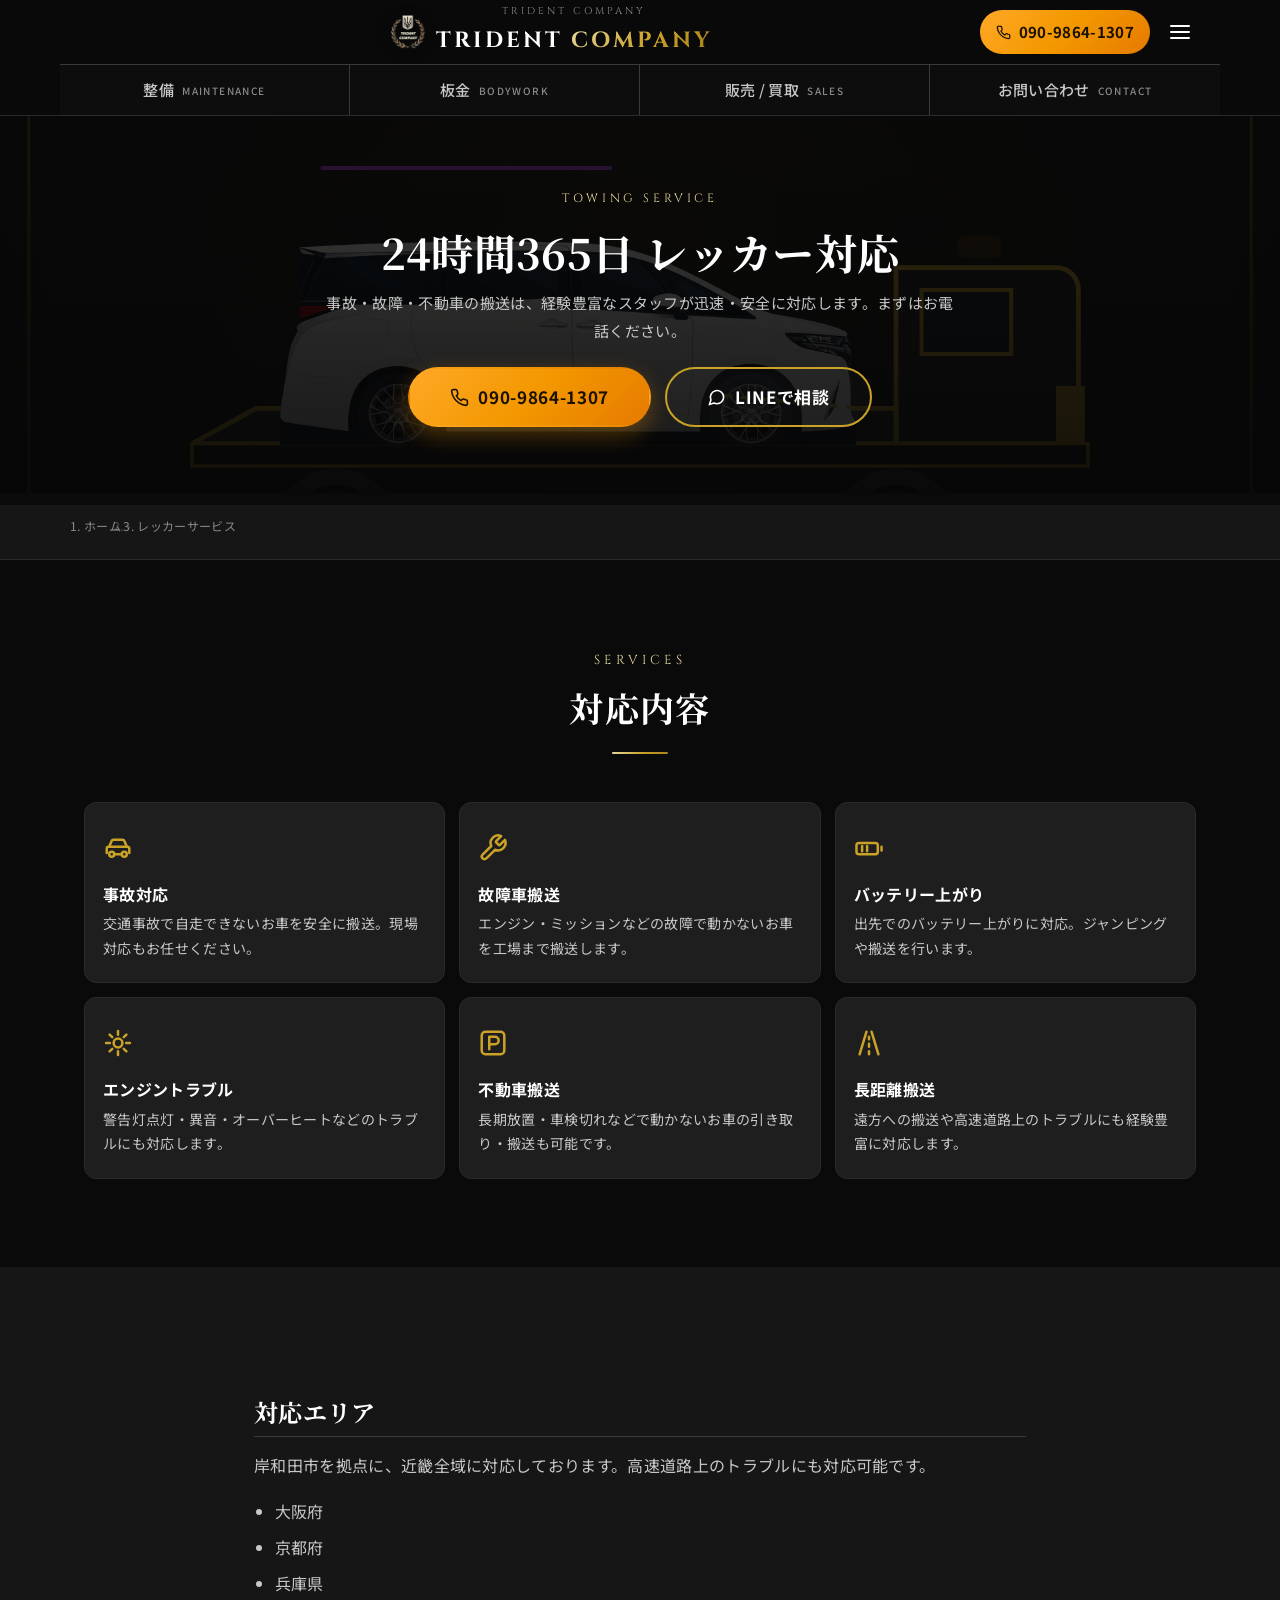
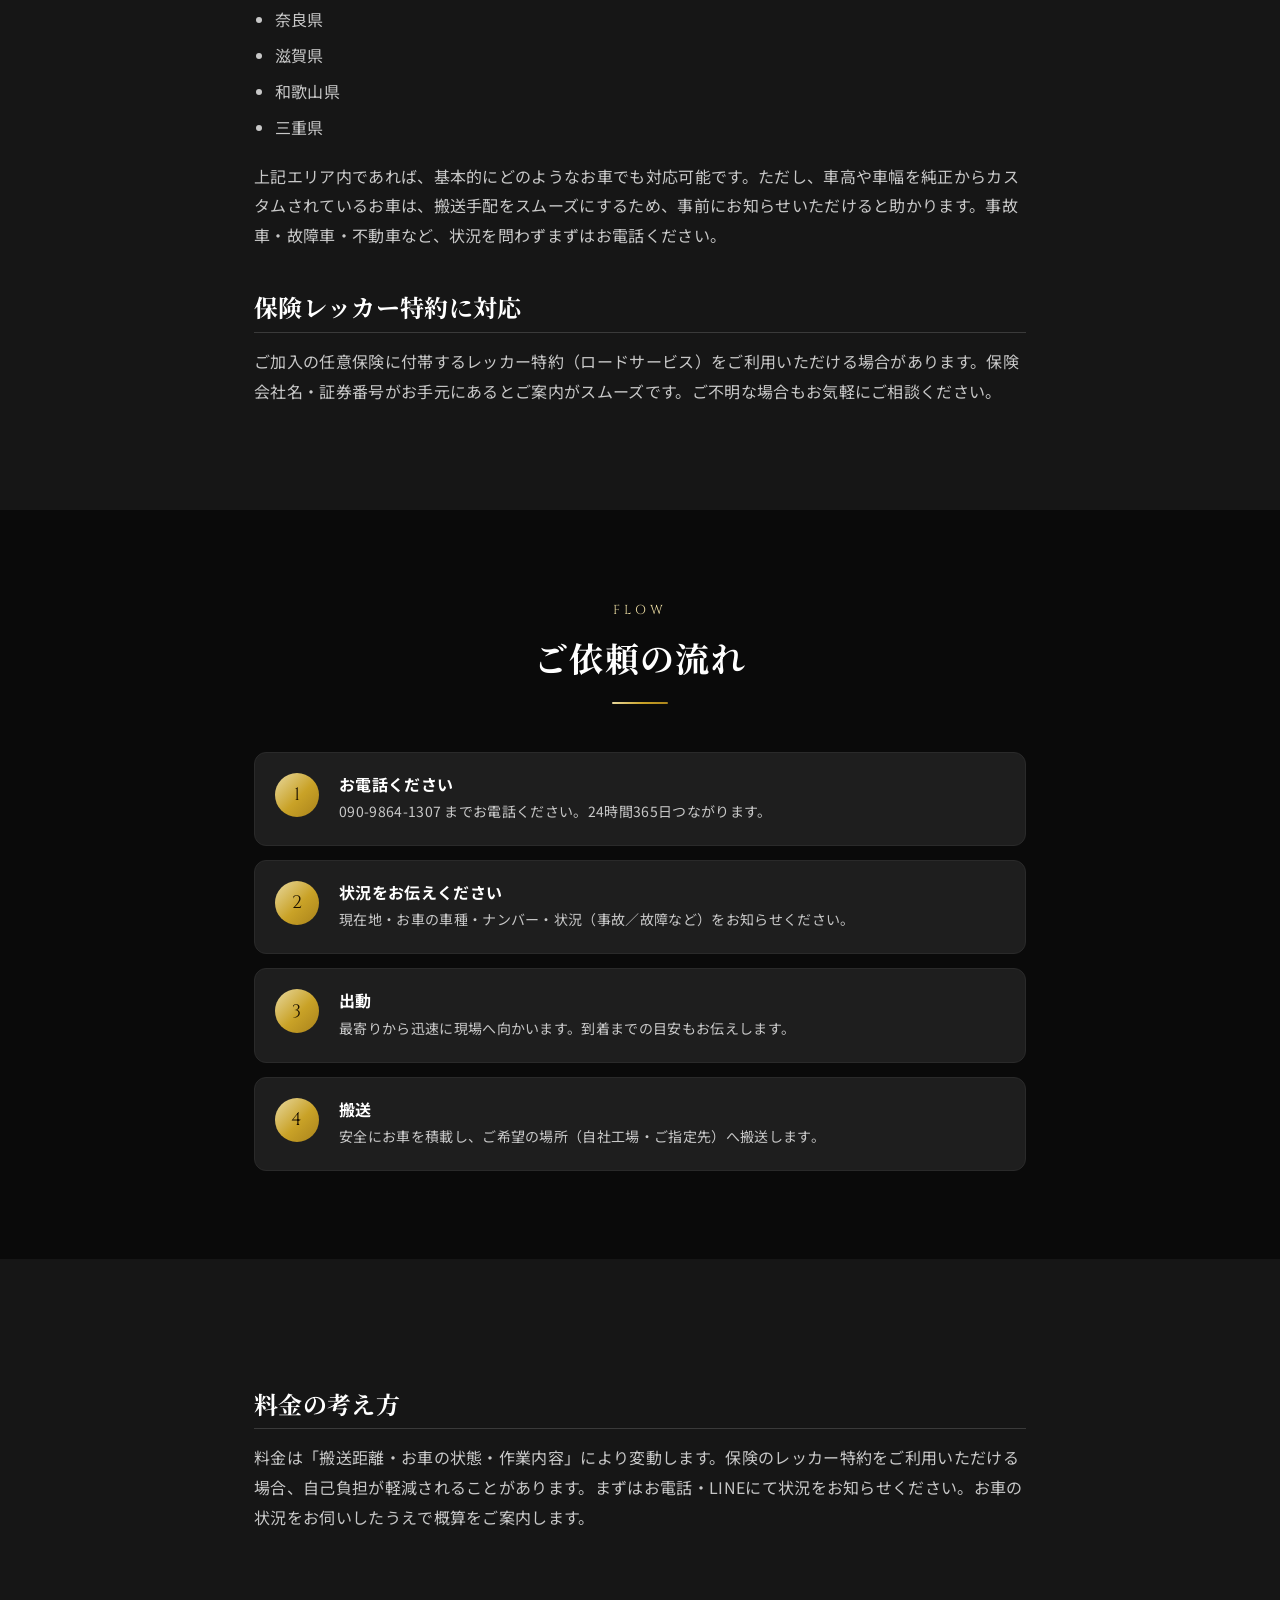
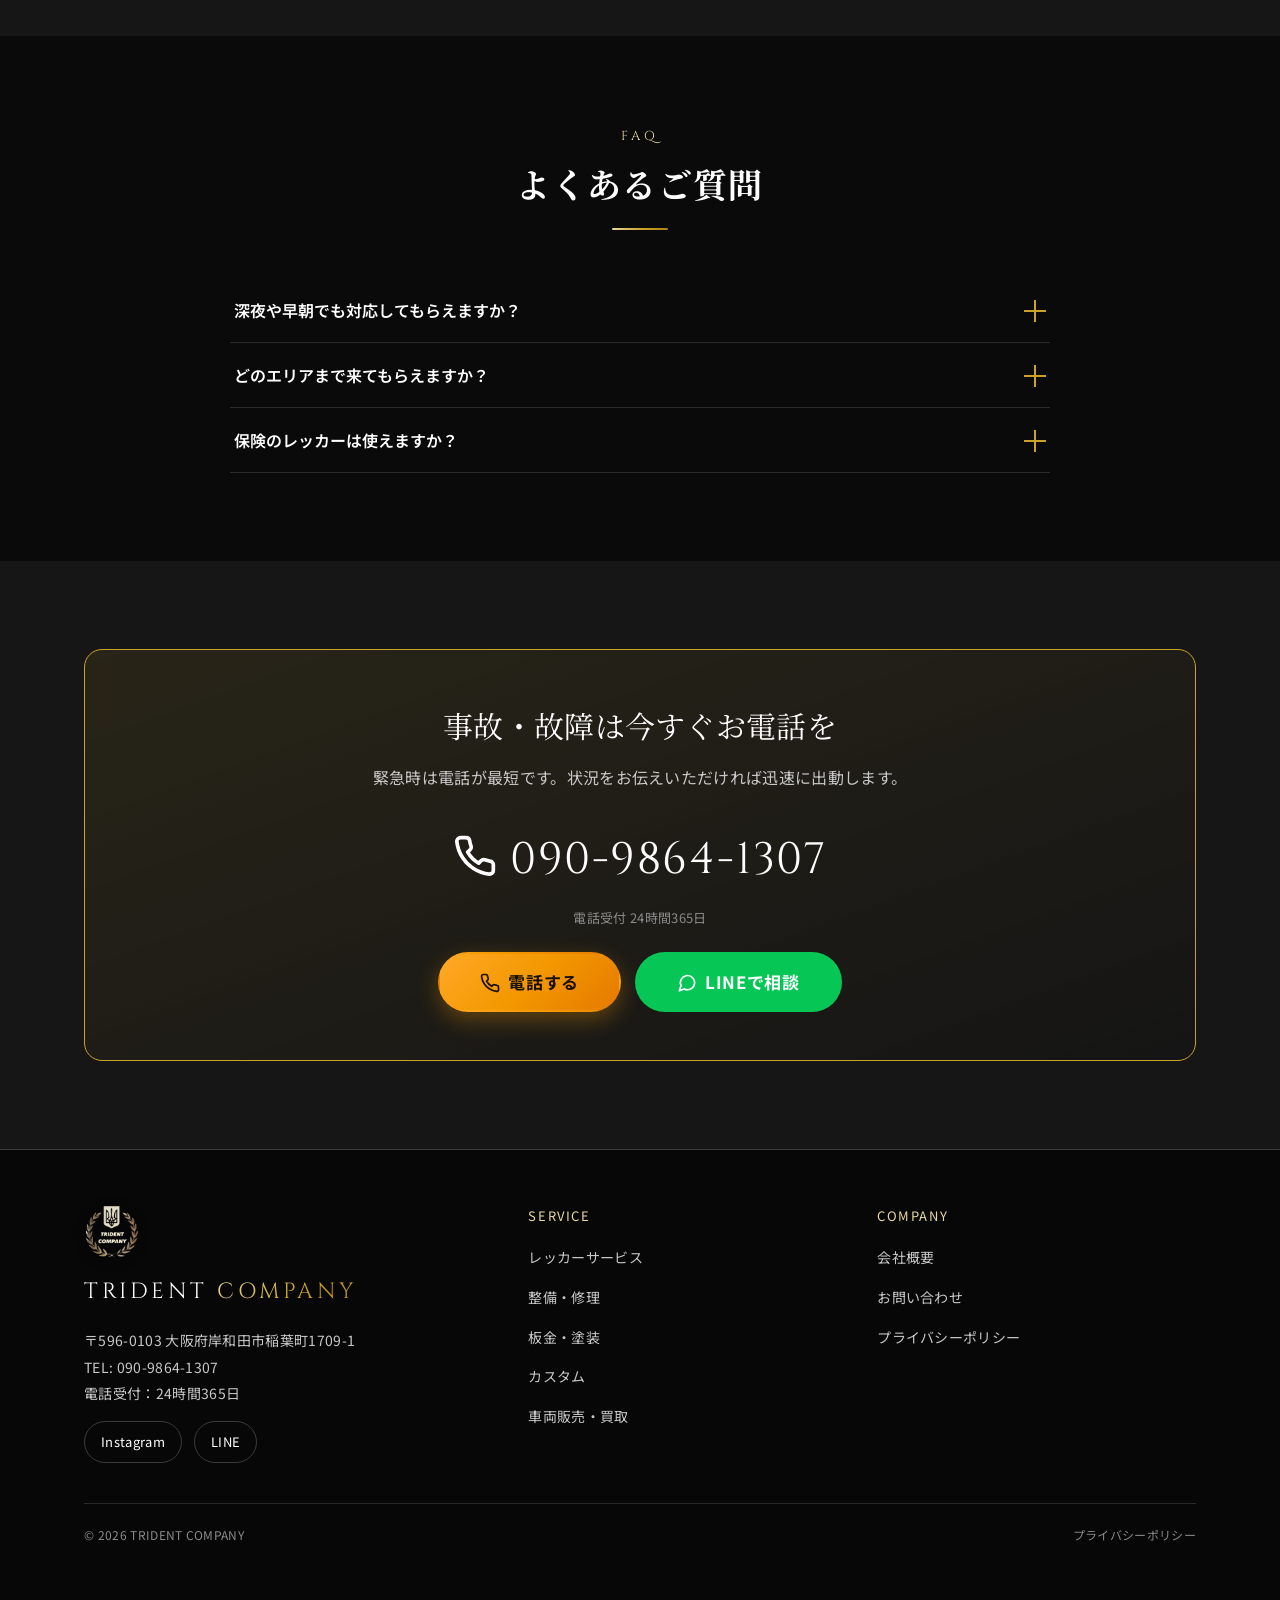
<file: towing/index.html>
<!DOCTYPE html>
<html lang="ja">
<head>
<meta charset="UTF-8">
<meta name="viewport" content="width=device-width, initial-scale=1">
<title>レッカーサービス｜岸和田・大阪・近畿 24時間365日対応｜TRIDENT COMPANY</title>
<meta name="description" content="岸和田・大阪をはじめ近畿全域で24時間365日のレッカー対応。事故車・故障車・不動車の搬送、バッテリー上がり、長距離搬送に対応。保険レッカー特約も利用可。事故・故障は今すぐお電話ください。">
<link rel="preconnect" href="https://fonts.googleapis.com">
<link rel="preconnect" href="https://fonts.gstatic.com" crossorigin>
<link href="https://fonts.googleapis.com/css2?family=Cinzel:wght@500;600;700&family=Noto+Sans+JP:wght@400;500;700&family=Noto+Serif+JP:wght@500;700&display=swap" rel="stylesheet">
<link rel="stylesheet" href="../assets/css/style.css?v=20260727">
<!-- ▼▼ SEO/計測 内部設定（自動生成ブロック：seo_inject.py で再生成） ▼▼ -->
<link rel="canonical" href="https://trident-company.jp/towing/">
<meta name="robots" content="index,follow,max-image-preview:large">

<!-- OGP / Twitter Card -->
<meta property="og:type" content="article">
<meta property="og:site_name" content="TRIDENT COMPANY">
<meta property="og:locale" content="ja_JP">
<meta property="og:url" content="https://trident-company.jp/towing/">
<meta property="og:title" content="レッカーサービス｜岸和田・大阪・近畿 24時間365日対応｜TRIDENT COMPANY">
<meta property="og:description" content="岸和田・大阪をはじめ近畿全域で24時間365日のレッカー対応。事故車・故障車・不動車の搬送、バッテリー上がり、長距離搬送に対応。保険レッカー特約も利用可。事故・故障は今すぐお電話ください。">
<meta property="og:image" content="https://trident-company.jp/assets/img/ogp.jpg">
<meta property="og:image:width" content="1200">
<meta property="og:image:height" content="630">
<meta property="og:image:alt" content="TRIDENT COMPANY｜大阪府岸和田市の自動車トータルサポート">
<meta name="twitter:card" content="summary_large_image">
<meta name="twitter:title" content="レッカーサービス｜岸和田・大阪・近畿 24時間365日対応｜TRIDENT COMPANY">
<meta name="twitter:description" content="岸和田・大阪をはじめ近畿全域で24時間365日のレッカー対応。事故車・故障車・不動車の搬送、バッテリー上がり、長距離搬送に対応。保険レッカー特約も利用可。事故・故障は今すぐお電話ください。">
<meta name="twitter:image" content="https://trident-company.jp/assets/img/ogp.jpg">

<!-- favicon / アプリアイコン -->
<link rel="icon" href="/favicon.ico" sizes="any">
<link rel="icon" type="image/png" sizes="32x32" href="../assets/img/favicon-32.png">
<link rel="icon" type="image/png" sizes="192x192" href="../assets/img/favicon-192.png">
<link rel="apple-touch-icon" href="../assets/img/apple-touch-icon.png">
<meta name="theme-color" content="#0A0A0A">
<meta name="format-detection" content="telephone=no">

<!-- Google Search Console 所有権確認（HTMLタグ方式を使う場合のみ、下行のコメントを外して content を記入） -->
<!-- <meta name="google-site-verification" content="ここに確認コード"> -->

<!-- 構造化データ（JSON-LD） -->
<script type="application/ld+json">
{
  "@context": "https://schema.org",
  "@type": "BreadcrumbList",
  "itemListElement": [
    {
      "@type": "ListItem",
      "position": 1,
      "name": "ホーム",
      "item": "https://trident-company.jp/"
    },
    {
      "@type": "ListItem",
      "position": 2,
      "name": "レッカーサービス",
      "item": "https://trident-company.jp/towing/"
    }
  ]
}
</script>
<script type="application/ld+json">
{
  "@context": "https://schema.org",
  "@type": "Service",
  "name": "レッカー・車両搬送",
  "description": "事故車・故障車・不動車の搬送、バッテリー上がり、長距離搬送に24時間365日対応。保険のレッカー特約も利用可能です。",
  "serviceType": "レッカー・車両搬送",
  "url": "https://trident-company.jp/towing/",
  "provider": {
    "@id": "https://trident-company.jp/#business"
  },
  "areaServed": [
    {
      "@type": "AdministrativeArea",
      "name": "大阪府"
    },
    {
      "@type": "AdministrativeArea",
      "name": "京都府"
    },
    {
      "@type": "AdministrativeArea",
      "name": "兵庫県"
    },
    {
      "@type": "AdministrativeArea",
      "name": "奈良県"
    },
    {
      "@type": "AdministrativeArea",
      "name": "滋賀県"
    },
    {
      "@type": "AdministrativeArea",
      "name": "和歌山県"
    },
    {
      "@type": "AdministrativeArea",
      "name": "三重県"
    }
  ]
}
</script>
<script type="application/ld+json">
{
  "@context": "https://schema.org",
  "@type": "FAQPage",
  "mainEntity": [
    {
      "@type": "Question",
      "name": "深夜や早朝でも対応してもらえますか？",
      "acceptedAnswer": {
        "@type": "Answer",
        "text": "はい。24時間365日対応しております。時間帯を問わずお電話ください。"
      }
    },
    {
      "@type": "Question",
      "name": "どのエリアまで来てもらえますか？",
      "acceptedAnswer": {
        "@type": "Answer",
        "text": "岸和田市を拠点に、近畿全域（大阪府・京都府・兵庫県・奈良県・滋賀県・和歌山県・三重県）に対応しています。"
      }
    },
    {
      "@type": "Question",
      "name": "保険のレッカーは使えますか？",
      "acceptedAnswer": {
        "@type": "Answer",
        "text": "ご加入内容によりご利用いただけます。保険会社名・証券番号があるとスムーズです。"
      }
    }
  ]
}
</script>

<!-- アクセス解析（GA4 / GTM）：測定IDは assets/js/analytics.js に記入 -->
<script src="../assets/js/analytics.js?v=20260724" defer></script>
<!-- ▲▲ SEO/計測 内部設定ここまで ▲▲ -->
</head>
<body>

<header class="site-header">
  <div class="header-bar">
    <span class="header-spacer" aria-hidden="true"></span>
    <a href="../" class="header-logo" aria-label="TRIDENT COMPANY トップへ">
      <img src="../assets/img/logo.png?v=20260721" alt="TRIDENT COMPANY エンブレム" class="header-emblem" width="36" height="36">
      <span class="header-logo__text">
        <span class="header-logo__sub">TRIDENT COMPANY</span>
        <span class="header-logo__main"><span class="t">TRIDENT</span> <span class="c">COMPANY</span></span>
      </span>
    </a>
    <a href="tel:09098641307" class="header-tel"><span class="icn icn--tel" aria-hidden="true"></span> 090-9864-1307</a>
    <button class="icon-btn" data-drawer-open aria-label="メニューを開く" aria-expanded="false" aria-controls="drawer">
      <svg viewBox="0 0 24 24" fill="none" stroke="currentColor" stroke-width="2"><path d="M3 6h18M3 12h18M3 18h18" stroke-linecap="round"/></svg>
    </button>
  </div>
  <nav class="boxnav" aria-label="主要ナビゲーション">
    <a class="boxnav__item" href="../maintenance/">整備 <span class="em">MAINTENANCE</span></a>
    <a class="boxnav__item" href="../bodywork/">板金 <span class="em">BODYWORK</span></a>
    <a class="boxnav__item" href="../sales/">販売 / 買取 <span class="em">SALES</span></a>
    <a class="boxnav__item" href="../contact/">お問い合わせ <span class="em">CONTACT</span></a>
  </nav>
</header>

<div class="drawer" id="drawer">
  <div class="drawer__overlay" data-drawer-close></div>
  <div class="drawer__panel" role="dialog" aria-label="メニュー">
    <div class="drawer__head">
      <span class="drawer__brand"><img src="../assets/img/logo.png?v=20260721" alt="" class="header-emblem" width="28" height="28"><span class="header-logo__main"><span class="t">TRIDENT</span> <span class="c">COMPANY</span></span></span>
      <button class="icon-btn" data-drawer-close aria-label="メニューを閉じる"><svg viewBox="0 0 24 24" fill="none" stroke="currentColor" stroke-width="2"><path d="M6 6l12 12M18 6L6 18" stroke-linecap="round"/></svg></button>
    </div>
    <ul class="drawer__nav">
      <li><a href="../towing/">レッカーサービス</a></li>
      <li><a href="../maintenance/">整備・修理</a></li>
      <li><a href="../bodywork/">板金・塗装</a></li>
      <li><a href="../custom/">カスタム</a></li>
      <li><a href="../sales/">車両販売・買取</a></li>
      <li><a href="../company/">会社概要</a></li>
      <li><a href="../contact/">お問い合わせ</a></li>
    </ul>
    <div class="drawer__sns">
      <a href="https://www.instagram.com/car_20555/" target="_blank" rel="noopener">Instagram</a>
      <a href="https://line.me/ti/p/a5iRVmuqXc" data-line target="_blank" rel="noopener">LINEで相談</a>
    </div>
  </div>
</div>

<main class="has-fixed-header">

  <!-- ページヒーロー -->
  <section class="page-hero">
    <div class="page-hero__bg"><img src="../assets/img/towing.svg?v=20260724" alt="高級車をレッカー搬送するレッカー車"></div>
    <div class="page-hero__inner container">
      <span class="page-hero__en">Towing Service</span>
      <h1 class="page-hero__title">24時間365日 レッカー対応</h1>
      <p class="page-hero__lead">事故・故障・不動車の搬送は、経験豊富なスタッフが迅速・安全に対応します。まずはお電話ください。</p>
      <div class="hero__cta" style="margin-top:22px">
        <a href="tel:09098641307" class="btn btn--tel btn--lg"><span class="btn__icon"><span class="icn icn--tel" aria-hidden="true"></span></span> 090-9864-1307</a>
        <a href="https://line.me/ti/p/a5iRVmuqXc" data-line target="_blank" rel="noopener" class="btn btn--ghost btn--lg"><span class="btn__icon"><span class="icn icn--chat" aria-hidden="true"></span></span> LINEで相談</a>
      </div>
    </div>
  </section>

  <nav class="breadcrumb" aria-label="パンくず">
    <div class="container"><ol><li><a href="../">ホーム</a></li><li class="sep">›</li><li>レッカーサービス</li></ol></div>
  </nav>

  <!-- 対応内容 -->
  <section class="section">
    <div class="container">
      <div class="sec-head"><span class="sec-head__en">Services</span><h2 class="sec-head__ja">対応内容</h2><div class="sec-head__divider"></div></div>
      <div class="card-grid">
        <div class="card reveal"><div class="card__icon"><span class="icn icn--car" aria-hidden="true"></span></div><h3 class="card__title">事故対応</h3><p class="card__text">交通事故で自走できないお車を安全に搬送。現場対応もお任せください。</p></div>
        <div class="card reveal"><div class="card__icon"><span class="icn icn--wrench" aria-hidden="true"></span></div><h3 class="card__title">故障車搬送</h3><p class="card__text">エンジン・ミッションなどの故障で動かないお車を工場まで搬送します。</p></div>
        <div class="card reveal"><div class="card__icon"><span class="icn icn--battery" aria-hidden="true"></span></div><h3 class="card__title">バッテリー上がり</h3><p class="card__text">出先でのバッテリー上がりに対応。ジャンピングや搬送を行います。</p></div>
        <div class="card reveal"><div class="card__icon"><span class="icn icn--gear" aria-hidden="true"></span></div><h3 class="card__title">エンジントラブル</h3><p class="card__text">警告灯点灯・異音・オーバーヒートなどのトラブルにも対応します。</p></div>
        <div class="card reveal"><div class="card__icon"><span class="icn icn--parking" aria-hidden="true"></span></div><h3 class="card__title">不動車搬送</h3><p class="card__text">長期放置・車検切れなどで動かないお車の引き取り・搬送も可能です。</p></div>
        <div class="card reveal"><div class="card__icon"><span class="icn icn--road" aria-hidden="true"></span></div><h3 class="card__title">長距離搬送</h3><p class="card__text">遠方への搬送や高速道路上のトラブルにも経験豊富に対応します。</p></div>
      </div>
    </div>
  </section>

  <!-- 対応エリア＆保険 -->
  <section class="section section--sub">
    <div class="container container--narrow prose reveal">
      <h2>対応エリア</h2>
      <p>岸和田市を拠点に、近畿全域に対応しております。高速道路上のトラブルにも対応可能です。</p>
      <ul>
        <li>大阪府</li>
        <li>京都府</li>
        <li>兵庫県</li>
        <li>奈良県</li>
        <li>滋賀県</li>
        <li>和歌山県</li>
        <li>三重県</li>
      </ul>
      <p>上記エリア内であれば、基本的にどのようなお車でも対応可能です。ただし、車高や車幅を純正からカスタムされているお車は、搬送手配をスムーズにするため、事前にお知らせいただけると助かります。事故車・故障車・不動車など、状況を問わずまずはお電話ください。</p>
      <h2>保険レッカー特約に対応</h2>
      <p>ご加入の任意保険に付帯するレッカー特約（ロードサービス）をご利用いただける場合があります。保険会社名・証券番号がお手元にあるとご案内がスムーズです。ご不明な場合もお気軽にご相談ください。</p>
    </div>
  </section>

  <!-- 依頼の流れ -->
  <section class="section">
    <div class="container container--narrow">
      <div class="sec-head"><span class="sec-head__en">Flow</span><h2 class="sec-head__ja">ご依頼の流れ</h2><div class="sec-head__divider"></div></div>
      <div class="flow">
        <div class="flow__item reveal"><div class="flow__num"></div><div><h3 class="flow__title">お電話ください</h3><p class="flow__text">090-9864-1307 までお電話ください。24時間365日つながります。</p></div></div>
        <div class="flow__item reveal"><div class="flow__num"></div><div><h3 class="flow__title">状況をお伝えください</h3><p class="flow__text">現在地・お車の車種・ナンバー・状況（事故／故障など）をお知らせください。</p></div></div>
        <div class="flow__item reveal"><div class="flow__num"></div><div><h3 class="flow__title">出動</h3><p class="flow__text">最寄りから迅速に現場へ向かいます。到着までの目安もお伝えします。</p></div></div>
        <div class="flow__item reveal"><div class="flow__num"></div><div><h3 class="flow__title">搬送</h3><p class="flow__text">安全にお車を積載し、ご希望の場所（自社工場・ご指定先）へ搬送します。</p></div></div>
      </div>
    </div>
  </section>

  <!-- 料金の考え方 -->
  <section class="section section--sub">
    <div class="container container--narrow prose reveal">
      <h2>料金の考え方</h2>
      <p>料金は「搬送距離・お車の状態・作業内容」により変動します。保険のレッカー特約をご利用いただける場合、自己負担が軽減されることがあります。まずはお電話・LINEにて状況をお知らせください。お車の状況をお伺いしたうえで概算をご案内します。</p>
    </div>
  </section>

  <!-- FAQ -->
  <section class="section">
    <div class="container">
      <div class="sec-head"><span class="sec-head__en">FAQ</span><h2 class="sec-head__ja">よくあるご質問</h2><div class="sec-head__divider"></div></div>
      <div class="faq reveal">
        <div class="faq__item"><button class="faq__q" aria-expanded="false">深夜や早朝でも対応してもらえますか？<span class="mark"></span></button><div class="faq__a"><p>はい。24時間365日対応しております。時間帯を問わずお電話ください。</p></div></div>
        <div class="faq__item"><button class="faq__q" aria-expanded="false">どのエリアまで来てもらえますか？<span class="mark"></span></button><div class="faq__a"><p>岸和田市を拠点に、近畿全域（大阪府・京都府・兵庫県・奈良県・滋賀県・和歌山県・三重県）に対応しています。</p></div></div>
        <div class="faq__item"><button class="faq__q" aria-expanded="false">保険のレッカーは使えますか？<span class="mark"></span></button><div class="faq__a"><p>ご加入内容によりご利用いただけます。保険会社名・証券番号があるとスムーズです。</p></div></div>
      </div>
    </div>
  </section>

  <!-- CTA -->
  <section class="section section--sub contact-cta" id="contact">
    <div class="container">
      <div class="contact-cta__box reveal">
        <p class="contact-cta__lead">事故・故障は今すぐお電話を</p>
        <p class="contact-cta__sub">緊急時は電話が最短です。状況をお伝えいただければ迅速に出動します。</p>
        <a href="tel:09098641307" class="contact-cta__tel"><span class="icn icn--tel" aria-hidden="true"></span> 090-9864-1307</a>
        <p class="contact-cta__hours">電話受付 24時間365日</p>
        <div class="contact-cta__actions">
          <a href="tel:09098641307" class="btn btn--tel btn--lg"><span class="btn__icon"><span class="icn icn--tel" aria-hidden="true"></span></span> 電話する</a>
          <a href="https://line.me/ti/p/a5iRVmuqXc" data-line target="_blank" rel="noopener" class="btn btn--line btn--lg"><span class="btn__icon"><span class="icn icn--chat" aria-hidden="true"></span></span> LINEで相談</a>
        </div>
      </div>
    </div>
  </section>

</main>

<footer class="site-footer">
  <div class="container">
    <div class="footer-grid">
      <div>
        <img src="../assets/img/logo.png?v=20260721" alt="TRIDENT COMPANY エンブレム" class="footer-emblem" width="56" height="56" loading="lazy" decoding="async">
        <div class="footer-logo"><span class="t">TRIDENT</span> <span class="c">COMPANY</span></div>
        <div class="footer-info">〒596-0103 大阪府岸和田市稲葉町1709-1<br>TEL: <a href="tel:09098641307">090-9864-1307</a><br>電話受付：24時間365日</div>
        <div class="footer-sns"><a href="https://www.instagram.com/car_20555/" target="_blank" rel="noopener">Instagram</a><a href="https://line.me/ti/p/a5iRVmuqXc" data-line target="_blank" rel="noopener">LINE</a></div>
      </div>
      <div><div class="footer-col__title">SERVICE</div><ul class="footer-nav"><li><a href="../towing/">レッカーサービス</a></li><li><a href="../maintenance/">整備・修理</a></li><li><a href="../bodywork/">板金・塗装</a></li><li><a href="../custom/">カスタム</a></li><li><a href="../sales/">車両販売・買取</a></li></ul></div>
      <div><div class="footer-col__title">COMPANY</div><ul class="footer-nav"><li><a href="../company/">会社概要</a></li><li><a href="../contact/">お問い合わせ</a></li><li><a href="../privacy/">プライバシーポリシー</a></li></ul></div>
    </div>
    <div class="footer-bottom"><span>© <span data-year>2026</span> TRIDENT COMPANY</span><a href="../privacy/">プライバシーポリシー</a></div>
  </div>
</footer>

<nav class="fixed-cta" aria-label="固定アクション">
  <a href="tel:09098641307" class="is-tel"><span class="ic"><span class="icn icn--tel" aria-hidden="true"></span></span>電話する</a>
  <a href="https://line.me/ti/p/a5iRVmuqXc" data-line target="_blank" rel="noopener" class="is-line"><span class="ic"><span class="icn icn--chat" aria-hidden="true"></span></span>LINE</a>
</nav>

<script src="../assets/js/main.js"></script>
</body>
</html>
</file>
<file: assets/css/style.css>
@charset "UTF-8";
/* =============================================================
   TRIDENT COMPANY — 静的先行制作 共通スタイル
   デザイントークンは docs/02_レイアウト設計書.md §2 準拠
   （黒基調＋ゴールド＋ネオン、CTAはオレンジ）
   ============================================================= */

/* ---------- Design Tokens ---------- */
:root {
  /* 背景 */
  --bg: #0A0A0A;
  --bg-sub: #161616;
  --bg-card: #1E1E1E;
  --bg-elevated: #222222;
  --border: #3A3A3A;
  --border-soft: #2A2A2A;

  /* テキスト */
  --text: #FFFFFF;
  --text-sub: #C8C8C8;
  --text-mute: #8A8A8A;

  /* ブランドアクセント（ゴールド） */
  --gold: #C9A227;
  --gold-light: #E8D9A0;
  --gold-grad: linear-gradient(135deg, #E8D9A0 0%, #C9A227 55%, #A9821B 100%);

  /* CTA / 緊急（オレンジ） */
  --orange: #F39800;
  --orange-strong: #FF8C00;
  --orange-grad: linear-gradient(135deg, #FFA827 0%, #F39800 50%, #E67A00 100%);

  /* ネオン（装飾ライン） */
  --neon-cyan: #21D4FD;
  --neon-blue: #2E5BFF;
  --neon-magenta: #C24BF5;

  /* レイアウト */
  --maxw: 1160px;
  --maxw-narrow: 820px;
  --gutter: 24px;
  --radius-btn: 999px;
  --radius-card: 12px;
  --header-h: 64px;

  /* フォント */
  --font-serif-en: "Cinzel", "Times New Roman", "YuMincho", "Yu Mincho", serif;
  --font-serif-jp: "Noto Serif JP", "YuMincho", "Yu Mincho", "Hiragino Mincho ProN", serif;
  --font-sans: "Noto Sans JP", "Hiragino Kaku Gothic ProN", "Yu Gothic", "Meiryo", sans-serif;

  /* Z-index */
  --z-header: 100;
  --z-drawer: 200;
  --z-fixedcta: 150;
}

/* ---------- Reset / Base ---------- */
* { box-sizing: border-box; }
html { scroll-behavior: smooth; -webkit-text-size-adjust: 100%; }
body {
  margin: 0;
  background: var(--bg);
  color: var(--text);
  font-family: var(--font-sans);
  font-size: 16px;
  line-height: 1.85;
  letter-spacing: .02em;
  overflow-x: hidden;
  -webkit-font-smoothing: antialiased;
}
img { max-width: 100%; height: auto; display: block; }
a { color: inherit; text-decoration: none; transition: color .2s, opacity .2s; }
a:hover { opacity: .85; }
ul { list-style: none; margin: 0; padding: 0; }
h1, h2, h3, h4 { margin: 0; font-weight: 700; line-height: 1.4; }
p { margin: 0 0 1em; }
:focus-visible { outline: 2px solid var(--orange); outline-offset: 2px; }

/* ---------- Utility ---------- */
.container { width: 100%; max-width: var(--maxw); margin-inline: auto; padding-inline: var(--gutter); }
.container--narrow { max-width: var(--maxw-narrow); }
.section { padding: 88px 0; position: relative; }
.section--sub { background: var(--bg-sub); }
.text-center { text-align: center; }
.sr-only { position: absolute; width: 1px; height: 1px; padding: 0; margin: -1px; overflow: hidden; clip: rect(0 0 0 0); white-space: nowrap; border: 0; }

/* ---------- Section Heading（英字小見出し＋日本語H2＋区切り線） ---------- */
.sec-head { text-align: center; margin-bottom: 48px; }
.sec-head__en {
  display: block;
  font-family: var(--font-serif-en);
  font-size: 13px;
  letter-spacing: .3em;
  text-transform: uppercase;
  color: var(--gold-light);
  margin-bottom: 12px;
}
.sec-head__ja {
  font-family: var(--font-serif-jp);
  font-size: clamp(22px, 3.4vw, 34px);
  letter-spacing: .04em;
}
.sec-head__divider {
  width: 56px; height: 2px; margin: 20px auto 0;
  background: var(--gold-grad); border-radius: 2px;
}
.sec-head--light .sec-head__ja { color: #0d0d0d; }
.sec-head--light .sec-head__en { color: var(--gold); }

/* ---------- Buttons ---------- */
.btn {
  display: inline-flex; align-items: center; justify-content: center; gap: .5em;
  min-height: 52px; padding: 0 30px;
  font-family: var(--font-sans); font-weight: 700; font-size: 16px; letter-spacing: .04em;
  border-radius: var(--radius-btn); border: 2px solid transparent;
  cursor: pointer; text-align: center; line-height: 1.3;
  transition: transform .15s ease, box-shadow .2s ease, background .2s ease;
}
.btn:hover { transform: translateY(-2px); opacity: 1; }
.btn__icon { font-size: 1.15em; line-height: 1; }
.btn--primary { background: var(--orange-grad); color: #1a1000; box-shadow: 0 8px 22px rgba(243,152,0,.32); }
.btn--primary:hover { box-shadow: 0 12px 30px rgba(243,152,0,.45); }
.btn--tel { background: var(--orange-grad); color: #1a1000; box-shadow: 0 8px 22px rgba(243,152,0,.32); }
.btn--line { background: #06C755; color: #fff; }
.btn--ghost { background: rgba(255,255,255,.02); color: var(--text); border-color: var(--gold); }
.btn--ghost:hover { background: rgba(201,162,39,.12); }
.btn--lg { min-height: 60px; font-size: 17px; padding: 0 40px; }
.btn--block { display: flex; width: 100%; }

/* ============================================================
   Header
   ============================================================ */
.site-header {
  position: fixed; inset: 0 0 auto 0; z-index: var(--z-header);
  background: rgba(10,10,10,.72);
  backdrop-filter: saturate(140%) blur(10px);
  border-bottom: 1px solid var(--border-soft);
}
.header-bar {
  height: var(--header-h);
  display: grid; grid-template-columns: 48px 1fr 48px; align-items: center;
  max-width: var(--maxw); margin-inline: auto; padding-inline: 14px;
}
.header-logo { text-align: center; font-family: var(--font-serif-en); letter-spacing: .18em; }
.header-logo .t { color: #fff; font-weight: 700; }
.header-logo .c { background: var(--gold-grad); -webkit-background-clip: text; background-clip: text; color: transparent; font-weight: 700; }
.header-logo__main { font-size: clamp(17px, 4.6vw, 22px); }
.header-logo__sub { display: none; }
.icon-btn {
  width: 44px; height: 44px; display: inline-flex; align-items: center; justify-content: center;
  background: transparent; border: 0; color: #fff; cursor: pointer; border-radius: 8px;
}
.icon-btn:hover { background: rgba(255,255,255,.08); }
.header-spacer { width: 44px; height: 44px; }
.icon-btn svg { width: 24px; height: 24px; }

/* PC: ヘッダー右に電話ボタン（レイアウト設計書 §3.1 提案） */
.header-tel { display: none; }
@media (min-width: 992px) {
  .header-bar { grid-template-columns: 48px 1fr auto 48px; gap: 8px; }
  .header-tel {
    display: inline-flex; align-items: center; gap: 8px;
    padding: 8px 16px; border-radius: var(--radius-btn);
    background: var(--orange-grad); color: #1a1000; font-weight: 700; font-size: 15px; white-space: nowrap;
  }
  .header-logo__sub { display: block; font-size: 10px; letter-spacing: .3em; color: var(--text-mute); }
}

/* 2×2 ボックスナビ（主ナビ） */
.boxnav {
  max-width: var(--maxw); margin-inline: auto;
  display: grid; grid-template-columns: 1fr 1fr;
  border-top: 1px solid var(--border);
}
.boxnav__item {
  display: flex; flex-direction: column; align-items: center; justify-content: center; gap: 2px;
  min-height: 58px; padding: 8px 6px; text-align: center; line-height: 1.3;
  border-right: 1px solid var(--border); border-bottom: 1px solid var(--border);
  font-size: 15px; font-weight: 500; color: var(--text-sub);
  background: rgba(255,255,255,.015);
  transition: background .2s, color .2s;
}
.boxnav__item:nth-child(2n) { border-right: 0; }
.boxnav__item:hover { background: rgba(201,162,39,.10); color: #fff; }
.boxnav__item .em { font-size: 10px; letter-spacing: .14em; color: var(--text-mute); }
@media (min-width: 992px) {
  .boxnav { grid-template-columns: repeat(4, 1fr); }
  .boxnav__item { flex-direction: row; gap: 8px; border-bottom: 0; min-height: 50px; }
  .boxnav__item:nth-child(2n) { border-right: 1px solid var(--border); }
  .boxnav__item:last-child { border-right: 0; }
}

/* body の上部余白（固定ヘッダー＋ボックスナビ分）
   モバイル幅では boxnav が 2 行（2列×4項目＝各58px＋境界1px＝117px）になるため、
   その分を確保しないと直下の通知バーが固定ヘッダーに隠れてしまう。 */
.has-fixed-header { padding-top: calc(var(--header-h) + 117px); }
@media (min-width: 992px) { .has-fixed-header { padding-top: calc(var(--header-h) + 51px); } }

/* ---------- 通知バー ---------- */
.notice-bar {
  background: linear-gradient(90deg, #1a1305, #2a1e06);
  border-bottom: 1px solid var(--border-soft);
  overflow: hidden; white-space: nowrap;
}
.notice-bar__track { display: inline-block; padding: 9px 0; animation: marquee 22s linear infinite; }
.notice-bar__track span { padding: 0 40px; font-size: 13px; color: var(--gold-light); letter-spacing: .05em; }
@keyframes marquee { from { transform: translateX(0); } to { transform: translateX(-50%); } }
@media (prefers-reduced-motion: reduce) { .notice-bar__track { animation: none; padding-left: 16px; } }

/* ---------- ハンバーガー ドロワー ---------- */
.drawer {
  position: fixed; inset: 0; z-index: var(--z-drawer);
  visibility: hidden; opacity: 0; transition: opacity .3s, visibility .3s;
}
.drawer.is-open { visibility: visible; opacity: 1; }
.drawer__overlay { position: absolute; inset: 0; background: rgba(0,0,0,.6); }
.drawer__panel {
  position: absolute; top: 0; right: 0; height: 100%; width: min(86vw, 360px);
  background: #0d0d0d; border-left: 1px solid var(--border);
  padding: 20px 22px; overflow-y: auto;
  transform: translateX(100%); transition: transform .3s ease;
}
.drawer.is-open .drawer__panel { transform: translateX(0); }
.drawer__head { display: flex; justify-content: space-between; align-items: center; margin-bottom: 18px; }
.drawer__head .header-logo__main { font-size: 18px; font-family: var(--font-serif-en); letter-spacing: .16em; }
.drawer__nav li { border-bottom: 1px solid var(--border-soft); }
.drawer__nav a { display: block; padding: 15px 4px; font-size: 15px; }
.drawer__nav a:hover { color: var(--gold-light); }
.drawer__sns { display: flex; gap: 12px; margin-top: 22px; }
.drawer__sns a {
  flex: 1; text-align: center; padding: 12px; border: 1px solid var(--border); border-radius: 8px; font-size: 14px;
}

/* ============================================================
   Hero（トップ）
   ============================================================ */
.hero {
  position: relative; min-height: 78vh; display: flex; align-items: center; justify-content: center;
  text-align: center; overflow: hidden;
  background: #050505;
}
.hero__bg { position: absolute; inset: 0; z-index: 0; }
.hero__bg img { width: 100%; height: 100%; object-fit: cover; opacity: .9; }
.hero__bg::after { content: ""; position: absolute; inset: 0; background: radial-gradient(120% 90% at 50% 40%, rgba(5,5,5,.15), rgba(5,5,5,.72) 78%); }
.hero__inner { position: relative; z-index: 1; padding: 100px 20px; }
.hero__logo {
  font-family: var(--font-serif-en); letter-spacing: .12em; line-height: 1.15;
  text-shadow: 0 4px 30px rgba(0,0,0,.7);
}
.hero__logo .l1 { display: block; font-size: clamp(34px, 9vw, 76px); color: #fff; }
.hero__logo .l2 { display: block; font-size: clamp(26px, 7vw, 60px); background: var(--gold-grad); -webkit-background-clip: text; background-clip: text; color: transparent; }
.hero__copy { margin: 22px auto 30px; max-width: 640px; font-size: clamp(15px, 2.4vw, 19px); color: var(--text-sub); font-weight: 500; }
.hero__cta { display: flex; flex-wrap: wrap; gap: 14px; justify-content: center; }
.hero__scroll { position: absolute; bottom: 22px; left: 50%; transform: translateX(-50%); z-index: 1; font-size: 12px; letter-spacing: .25em; color: var(--text-mute); }
.hero__scroll::after { content: ""; display: block; width: 1px; height: 34px; margin: 8px auto 0; background: linear-gradient(var(--text-mute), transparent); }

/* ============================================================
   サービス紹介セクション（画像＋見出し＋本文＋CTA、交互）
   ============================================================ */
.service-row { display: grid; gap: 34px; align-items: center; }
.service-row + .service-row { margin-top: 72px; }
.service-row__media { position: relative; border-radius: var(--radius-card); overflow: hidden; border: 1px solid var(--border-soft); }
.service-row__media img { width: 100%; aspect-ratio: 16/10; object-fit: cover; }
.service-row__badge {
  position: absolute; top: 14px; left: 14px; padding: 6px 14px; border-radius: var(--radius-btn);
  background: rgba(0,0,0,.6); border: 1px solid var(--gold); color: var(--gold-light); font-size: 12px; letter-spacing: .1em;
}
.service-row__en { font-family: var(--font-serif-en); font-size: 12px; letter-spacing: .28em; color: var(--gold-light); text-transform: uppercase; }
.service-row__title { font-family: var(--font-serif-jp); font-size: clamp(21px, 3vw, 28px); margin: 8px 0 14px; }
.service-row__text { color: var(--text-sub); margin-bottom: 22px; }
.service-row__actions { display: flex; flex-wrap: wrap; gap: 12px; }
@media (min-width: 860px) {
  .service-row { grid-template-columns: 1fr 1fr; gap: 48px; }
  .service-row--reverse .service-row__media { order: 2; }
}
/* レッカー＝最重要（強調） */
.service-row--feature { padding: 26px; border: 1px solid var(--gold); border-radius: 16px; background: linear-gradient(160deg, rgba(201,162,39,.06), rgba(0,0,0,0)); }

/* ---------- カード（サービス特徴 / 対応内容） ---------- */
.card-grid { display: grid; grid-template-columns: repeat(2, 1fr); gap: 14px; }
@media (min-width: 720px) { .card-grid { grid-template-columns: repeat(3, 1fr); } }
.card {
  background: var(--bg-card); border: 1px solid var(--border-soft); border-radius: var(--radius-card);
  padding: 22px 18px; transition: border-color .2s, transform .2s, box-shadow .2s;
}
.card:hover { border-color: var(--gold); transform: translateY(-3px); box-shadow: 0 10px 28px rgba(0,0,0,.4); }
.card__icon { font-size: 26px; margin-bottom: 10px; }
.card__title { font-size: 16px; margin-bottom: 6px; }
.card__text { font-size: 14px; color: var(--text-sub); margin: 0; line-height: 1.75; }

/* ---------- 選ばれる理由 ---------- */
.reason-grid { display: grid; gap: 16px; grid-template-columns: 1fr; }
@media (min-width: 720px) { .reason-grid { grid-template-columns: repeat(3, 1fr); } }
.reason {
  text-align: center; padding: 30px 22px; border: 1px solid var(--border-soft);
  border-radius: var(--radius-card); background: var(--bg-card);
}
.reason__no { font-family: var(--font-serif-en); font-size: 30px; background: var(--gold-grad); -webkit-background-clip: text; background-clip: text; color: transparent; }
.reason__title { font-size: 18px; margin: 8px 0 10px; }
.reason__text { font-size: 14px; color: var(--text-sub); margin: 0; }

/* ---------- 対応メーカー ---------- */
.maker-group { margin-bottom: 26px; }
.maker-group__label { font-size: 13px; letter-spacing: .1em; color: var(--gold-light); margin-bottom: 12px; }
.maker-list { display: flex; flex-wrap: wrap; gap: 10px; }
.maker-list li {
  padding: 9px 16px; border: 1px solid var(--border); border-radius: var(--radius-btn);
  font-size: 14px; color: var(--text-sub); background: rgba(255,255,255,.02);
}

/* ---------- Instagram グリッド ---------- */
.ig-grid { display: grid; grid-template-columns: repeat(3, 1fr); gap: 8px; }
.ig-grid a { position: relative; aspect-ratio: 1; border-radius: 6px; overflow: hidden; border: 1px solid var(--border-soft); }
.ig-grid img { width: 100%; height: 100%; object-fit: cover; }
.ig-note { text-align: center; margin-top: 22px; }

/* ---------- 会社概要（情報＋地図） ---------- */
.company-cols { display: grid; gap: 28px; }
@media (min-width: 860px) { .company-cols { grid-template-columns: 1fr 1fr; align-items: start; } }
.info-table { width: 100%; border-collapse: collapse; }
.info-table th, .info-table td { text-align: left; padding: 14px 6px; border-bottom: 1px solid var(--border-soft); font-size: 15px; vertical-align: top; }
.info-table th { width: 34%; color: var(--gold-light); font-weight: 600; white-space: nowrap; }
.info-table td { color: var(--text-sub); }
.map-embed { position: relative; width: 100%; aspect-ratio: 4/3; border-radius: var(--radius-card); overflow: hidden; border: 1px solid var(--border); }
.map-embed iframe { position: absolute; inset: 0; width: 100%; height: 100%; border: 0; }
.map-placeholder { display: flex; align-items: center; justify-content: center; height: 100%; color: var(--text-mute); background: var(--bg-card); text-align: center; padding: 20px; font-size: 14px; }

/* ---------- FAQ アコーディオン ---------- */
.faq { max-width: 820px; margin-inline: auto; }
.faq__item { border-bottom: 1px solid var(--border-soft); }
.faq__q {
  width: 100%; display: flex; justify-content: space-between; align-items: center; gap: 16px;
  padding: 20px 4px; background: none; border: 0; color: var(--text); cursor: pointer;
  font-size: 16px; font-weight: 600; text-align: left; font-family: var(--font-sans);
}
.faq__q .mark { flex: none; width: 22px; height: 22px; position: relative; }
.faq__q .mark::before, .faq__q .mark::after { content: ""; position: absolute; inset: 50% 0 auto 0; height: 2px; background: var(--gold); transition: transform .25s; }
.faq__q .mark::after { transform: rotate(90deg); }
.faq__item.is-open .mark::after { transform: rotate(0); }
.faq__a { max-height: 0; overflow: hidden; transition: max-height .3s ease; }
.faq__a p { padding: 0 4px 20px; color: var(--text-sub); margin: 0; font-size: 15px; }

/* ============================================================
   お問い合わせ CTA（レッカーCTAのスクロール先 #contact）
   ============================================================ */
.contact-cta { scroll-margin-top: 120px; }
.contact-cta__box {
  text-align: center; padding: 48px 24px; border-radius: 18px;
  border: 1px solid var(--gold);
  background: linear-gradient(160deg, rgba(201,162,39,.10), rgba(20,20,20,.6));
}
.contact-cta__lead { font-family: var(--font-serif-jp); font-size: clamp(20px, 3.2vw, 30px); margin-bottom: 10px; }
.contact-cta__sub { color: var(--text-sub); margin-bottom: 26px; }
.contact-cta__tel { font-family: var(--font-serif-en); font-size: clamp(28px, 6vw, 44px); letter-spacing: .04em; display: inline-block; margin-bottom: 6px; }
.contact-cta__hours { font-size: 13px; color: var(--text-mute); margin-bottom: 22px; }
.contact-cta__actions { display: flex; flex-wrap: wrap; gap: 14px; justify-content: center; }

/* ============================================================
   下層ページ：ページヒーロー＋パンくず
   ============================================================ */
.page-hero { position: relative; padding: 66px 0; text-align: center; overflow: hidden; background: #060606; }
.page-hero__bg { position: absolute; inset: 0; z-index: 0; }
.page-hero__bg img { width: 100%; height: 100%; object-fit: cover; opacity: .5; }
.page-hero__bg::after { content: ""; position: absolute; inset: 0; background: linear-gradient(180deg, rgba(6,6,6,.55), rgba(6,6,6,.85)); }
.page-hero__inner { position: relative; z-index: 1; }
.page-hero__en { font-family: var(--font-serif-en); letter-spacing: .3em; font-size: 12px; color: var(--gold-light); text-transform: uppercase; }
.page-hero__title { font-family: var(--font-serif-jp); font-size: clamp(26px, 5vw, 42px); margin: 12px 0 8px; }
.page-hero__lead { color: var(--text-sub); max-width: 640px; margin: 0 auto; font-size: 15px; }
.breadcrumb { background: var(--bg-sub); border-bottom: 1px solid var(--border-soft); }
.breadcrumb ol { display: flex; flex-wrap: wrap; gap: 6px; align-items: center; padding: 10px 0; font-size: 12px; color: var(--text-mute); }
.breadcrumb a:hover { color: var(--gold-light); }
.breadcrumb .sep { opacity: .5; }

/* ---------- 入庫〜納車の流れ / 依頼の流れ ---------- */
.flow { counter-reset: step; display: grid; gap: 14px; }
.flow__item {
  display: grid; grid-template-columns: 48px 1fr; gap: 16px; align-items: start;
  padding: 20px; border: 1px solid var(--border-soft); border-radius: var(--radius-card); background: var(--bg-card);
}
.flow__num {
  counter-increment: step; width: 44px; height: 44px; border-radius: 50%;
  display: flex; align-items: center; justify-content: center;
  font-family: var(--font-serif-en); font-size: 18px; color: #1a1000; background: var(--gold-grad);
}
.flow__num::before { content: counter(step); }
.flow__title { font-size: 16px; margin-bottom: 4px; }
.flow__text { font-size: 14px; color: var(--text-sub); margin: 0; }

/* ---------- 汎用リッチテキスト ---------- */
.prose { max-width: 820px; margin-inline: auto; }
.prose h2 { font-family: var(--font-serif-jp); font-size: 24px; margin: 40px 0 14px; padding-bottom: 8px; border-bottom: 1px solid var(--border); }
.prose h3 { font-size: 18px; margin: 26px 0 10px; color: var(--gold-light); }
.prose p, .prose li { color: var(--text-sub); }
.prose ul { list-style: disc; padding-left: 1.3em; margin: 0 0 1.2em; }
.prose ul li { margin-bottom: .4em; }
.note { font-size: 13px; color: var(--text-mute); border-left: 2px solid var(--gold); padding: 4px 0 4px 14px; background: rgba(201,162,39,.05); }

/* ============================================================
   フォーム（お問い合わせ）
   ============================================================ */
.form { max-width: 720px; margin-inline: auto; }
.form__row { margin-bottom: 20px; }
.form__label { display: block; font-size: 14px; font-weight: 600; margin-bottom: 8px; }
.form__label .req { color: var(--orange); font-size: 12px; margin-left: 6px; }
.form__label .opt { color: var(--text-mute); font-size: 12px; margin-left: 6px; }
.form input[type=text], .form input[type=tel], .form input[type=email], .form select, .form textarea {
  width: 100%; padding: 13px 14px; font-size: 16px; color: var(--text);
  background: var(--bg-card); border: 1px solid var(--border); border-radius: 8px; font-family: inherit;
}
.form input:focus, .form select:focus, .form textarea:focus { border-color: var(--gold); outline: none; }
.form textarea { min-height: 140px; resize: vertical; }
.form__consent { display: flex; gap: 10px; align-items: flex-start; font-size: 14px; color: var(--text-sub); }
.form__consent input { margin-top: 5px; }
.form__submit { text-align: center; margin-top: 12px; }

/* ============================================================
   フッター
   ============================================================ */
.site-footer { background: #070707; border-top: 1px solid var(--border); padding: 54px 0 96px; }
.footer-grid { display: grid; gap: 30px; }
@media (min-width: 820px) { .footer-grid { grid-template-columns: 1.3fr 1fr 1fr; } }
.footer-logo { font-family: var(--font-serif-en); letter-spacing: .16em; font-size: 22px; margin-bottom: 14px; }
.footer-logo .c { background: var(--gold-grad); -webkit-background-clip: text; background-clip: text; color: transparent; }
.footer-info { font-size: 14px; color: var(--text-sub); line-height: 1.9; }
.footer-info a { color: var(--text-sub); }
.footer-sns { display: flex; gap: 12px; margin-top: 14px; }
.footer-sns a { padding: 8px 16px; border: 1px solid var(--border); border-radius: var(--radius-btn); font-size: 13px; }
.footer-col__title { font-size: 13px; letter-spacing: .12em; color: var(--gold-light); margin-bottom: 14px; }
.footer-nav li { margin-bottom: 10px; }
.footer-nav a { font-size: 14px; color: var(--text-sub); }
.footer-nav a:hover { color: #fff; }
.footer-bottom { margin-top: 40px; padding-top: 20px; border-top: 1px solid var(--border-soft); display: flex; flex-wrap: wrap; gap: 10px 24px; justify-content: space-between; font-size: 12px; color: var(--text-mute); }

/* ============================================================
   下部固定 CTA バー（SP）
   ============================================================ */
.fixed-cta {
  position: fixed; inset: auto 0 0 0; z-index: var(--z-fixedcta);
  display: grid; grid-auto-flow: column; grid-auto-columns: 1fr;
  background: rgba(10,10,10,.92); backdrop-filter: blur(8px); border-top: 1px solid var(--border);
}
.fixed-cta a {
  display: flex; flex-direction: column; align-items: center; justify-content: center; gap: 2px;
  padding: 9px 4px; font-size: 11px; font-weight: 700; color: var(--text-sub);
  border-right: 1px solid var(--border-soft);
}
.fixed-cta a:last-child { border-right: 0; }
.fixed-cta a .ic { font-size: 19px; }
.fixed-cta a.is-tel { background: var(--orange-grad); color: #1a1000; }
.fixed-cta a.is-line { color: #06C755; }
@media (min-width: 992px) { .fixed-cta { display: none; } }

/* ============================================================
   アニメーション（フェードイン）
   ============================================================ */
.reveal { opacity: 0; transform: translateY(24px); transition: opacity .7s ease, transform .7s ease; }
.reveal.is-in { opacity: 1; transform: none; }
@media (prefers-reduced-motion: reduce) { .reveal { opacity: 1; transform: none; transition: none; } }

/* ============================================================
   アイコンシステム（絵文字代替：currentColorで着色されるラインアイコン）
   ============================================================ */
.icn {
  --i: none;
  display: inline-block; width: 1em; height: 1em; flex: none;
  vertical-align: -.12em;
  background: currentColor;
  -webkit-mask: var(--i) no-repeat center / contain;
  mask: var(--i) no-repeat center / contain;
}
.card__icon .icn { color: var(--gold); width: 1.15em; height: 1.15em; }
.notice-bar__track .icn { color: var(--orange); }
.icn--tel{--i:url('data:image/svg+xml,<svg xmlns="http://www.w3.org/2000/svg" viewBox="0 0 24 24" fill="none" stroke="black" stroke-width="2" stroke-linecap="round" stroke-linejoin="round"><path d="M22 16.9v3a2 2 0 0 1-2.2 2 19.8 19.8 0 0 1-8.6-3.1 19.5 19.5 0 0 1-6-6A19.8 19.8 0 0 1 2.1 4.2 2 2 0 0 1 4.1 2h3a2 2 0 0 1 2 1.7 12.8 12.8 0 0 0 .7 2.8 2 2 0 0 1-.5 2.1L8 9.9a16 16 0 0 0 6 6l1.3-1.3a2 2 0 0 1 2.1-.5 12.8 12.8 0 0 0 2.8.7 2 2 0 0 1 1.8 2.1z"/></svg>')}
.icn--chat{--i:url('data:image/svg+xml,<svg xmlns="http://www.w3.org/2000/svg" viewBox="0 0 24 24" fill="none" stroke="black" stroke-width="2" stroke-linecap="round" stroke-linejoin="round"><path d="M21 11.5a8.4 8.4 0 0 1-8.4 8.4 8.3 8.3 0 0 1-3.8-.9L3 21l2-5.8a8.4 8.4 0 1 1 16-3.7z"/></svg>')}
.icn--siren{--i:url('data:image/svg+xml,<svg xmlns="http://www.w3.org/2000/svg" viewBox="0 0 24 24" fill="none" stroke="black" stroke-width="2" stroke-linecap="round" stroke-linejoin="round"><path d="M7 17v-5a5 5 0 0 1 10 0v5"/><rect x="4" y="17" width="16" height="4" rx="1"/><path d="M12 3v1M5.6 5.6l1.2 1.2M18.4 5.6l-1.2 1.2"/></svg>')}
.icn--car{--i:url('data:image/svg+xml,<svg xmlns="http://www.w3.org/2000/svg" viewBox="0 0 24 24" fill="none" stroke="black" stroke-width="2" stroke-linecap="round" stroke-linejoin="round"><path d="M5 11l1.7-4.2A2 2 0 0 1 8.6 5.5h6.8a2 2 0 0 1 1.9 1.3L19 11"/><path d="M3 16v-3.5A1.5 1.5 0 0 1 4.5 11h15a1.5 1.5 0 0 1 1.5 1.5V16"/><circle cx="7" cy="17" r="2"/><circle cx="17" cy="17" r="2"/><path d="M9 17h6"/></svg>')}
.icn--wrench{--i:url('data:image/svg+xml,<svg xmlns="http://www.w3.org/2000/svg" viewBox="0 0 24 24" fill="none" stroke="black" stroke-width="2" stroke-linecap="round" stroke-linejoin="round"><path d="M14.7 6.3a1 1 0 0 0 0 1.4l1.6 1.6a1 1 0 0 0 1.4 0l3.8-3.8a6 6 0 0 1-7.9 7.9l-6.9 6.9a2.1 2.1 0 0 1-3-3l6.9-6.9a6 6 0 0 1 7.9-7.9z"/></svg>')}
.icn--battery{--i:url('data:image/svg+xml,<svg xmlns="http://www.w3.org/2000/svg" viewBox="0 0 24 24" fill="none" stroke="black" stroke-width="2" stroke-linecap="round" stroke-linejoin="round"><rect x="2" y="8" width="17" height="9" rx="2"/><path d="M22 11v3M6.5 10.5v4M10.5 10.5v4"/></svg>')}
.icn--gear{--i:url('data:image/svg+xml,<svg xmlns="http://www.w3.org/2000/svg" viewBox="0 0 24 24" fill="none" stroke="black" stroke-width="2" stroke-linecap="round" stroke-linejoin="round"><circle cx="12" cy="12" r="3.5"/><path d="M12 2.5v3M12 18.5v3M2.5 12h3M18.5 12h3M5.3 5.3l2.1 2.1M16.6 16.6l2.1 2.1M18.7 5.3l-2.1 2.1M7.4 16.6l-2.1 2.1"/></svg>')}
.icn--parking{--i:url('data:image/svg+xml,<svg xmlns="http://www.w3.org/2000/svg" viewBox="0 0 24 24" fill="none" stroke="black" stroke-width="2" stroke-linecap="round" stroke-linejoin="round"><rect x="3" y="3" width="18" height="18" rx="3"/><path d="M9 17V7h4.5a3 3 0 0 1 0 6H9"/></svg>')}
.icn--road{--i:url('data:image/svg+xml,<svg xmlns="http://www.w3.org/2000/svg" viewBox="0 0 24 24" fill="none" stroke="black" stroke-width="2" stroke-linecap="round" stroke-linejoin="round"><path d="M4.5 21 10 3M19.5 21 14 3M12 7v2M12 12.5V15M12 18.5V21"/></svg>')}
.icn--clipboard{--i:url('data:image/svg+xml,<svg xmlns="http://www.w3.org/2000/svg" viewBox="0 0 24 24" fill="none" stroke="black" stroke-width="2" stroke-linecap="round" stroke-linejoin="round"><rect x="5" y="4" width="14" height="18" rx="2"/><rect x="9" y="2" width="6" height="4" rx="1"/><path d="M9 11.5h6M9 15.5h6"/></svg>')}
.icn--search{--i:url('data:image/svg+xml,<svg xmlns="http://www.w3.org/2000/svg" viewBox="0 0 24 24" fill="none" stroke="black" stroke-width="2" stroke-linecap="round" stroke-linejoin="round"><circle cx="11" cy="11" r="7"/><path d="m21 21-4.3-4.3"/></svg>')}
.icn--tools{--i:url('data:image/svg+xml,<svg xmlns="http://www.w3.org/2000/svg" viewBox="0 0 24 24" fill="none" stroke="black" stroke-width="2" stroke-linecap="round" stroke-linejoin="round"><rect x="2.5" y="8" width="19" height="12" rx="2"/><path d="M8.5 8V6a2 2 0 0 1 2-2h3a2 2 0 0 1 2 2v2M2.5 13h19M10 13v2.5M14 13v2.5"/></svg>')}
.icn--oil{--i:url('data:image/svg+xml,<svg xmlns="http://www.w3.org/2000/svg" viewBox="0 0 24 24" fill="none" stroke="black" stroke-width="2" stroke-linecap="round" stroke-linejoin="round"><path d="M12 3s6.5 7 6.5 11.2a6.5 6.5 0 0 1-13 0C5.5 10 12 3 12 3z"/></svg>')}
.icn--brake{--i:url('data:image/svg+xml,<svg xmlns="http://www.w3.org/2000/svg" viewBox="0 0 24 24" fill="none" stroke="black" stroke-width="2" stroke-linecap="round" stroke-linejoin="round"><circle cx="12" cy="12" r="8.5"/><circle cx="12" cy="12" r="3"/><path d="M12 6v.01M18 12h-.01M12 18v-.01M6 12h.01"/></svg>')}
.icn--bolt{--i:url('data:image/svg+xml,<svg xmlns="http://www.w3.org/2000/svg" viewBox="0 0 24 24" fill="none" stroke="black" stroke-width="2" stroke-linecap="round" stroke-linejoin="round"><path d="M13 2 4.5 13.5H11L9.5 22 18 10.5h-6.5z"/></svg>')}
.icn--collision{--i:url('data:image/svg+xml,<svg xmlns="http://www.w3.org/2000/svg" viewBox="0 0 24 24" fill="none" stroke="black" stroke-width="2" stroke-linecap="round" stroke-linejoin="round"><path d="m12 2 1.8 5.1 5-2-2.9 4.5 5.6 2.4-5.6 2.4 2.9 4.5-5-2L12 22l-1.8-5.1-5 2 2.9-4.5L2.5 12l5.6-2.4-2.9-4.5 5 2z"/></svg>')}
.icn--patch{--i:url('data:image/svg+xml,<svg xmlns="http://www.w3.org/2000/svg" viewBox="0 0 24 24" fill="none" stroke="black" stroke-width="2" stroke-linecap="round" stroke-linejoin="round"><g transform="rotate(-45 12 12)"><rect x="3" y="8.5" width="18" height="7" rx="3.5"/><path d="M8.5 8.5v7M15.5 8.5v7"/></g></svg>')}
.icn--hammer{--i:url('data:image/svg+xml,<svg xmlns="http://www.w3.org/2000/svg" viewBox="0 0 24 24" fill="none" stroke="black" stroke-width="2" stroke-linecap="round" stroke-linejoin="round"><path d="m14 4 6 6-2.5 2.5-6-6z"/><path d="M12.8 7.8 3.5 17a2.1 2.1 0 0 0 3 3l9.2-9.2"/></svg>')}
.icn--shield{--i:url('data:image/svg+xml,<svg xmlns="http://www.w3.org/2000/svg" viewBox="0 0 24 24" fill="none" stroke="black" stroke-width="2" stroke-linecap="round" stroke-linejoin="round"><path d="M12 2.5 20 5.5v6c0 4.8-3.4 8.2-8 10.5-4.6-2.3-8-5.7-8-10.5v-6z"/><path d="m9 11.5 2.2 2.2 4.3-4.2"/></svg>')}
.icn--paint{--i:url('data:image/svg+xml,<svg xmlns="http://www.w3.org/2000/svg" viewBox="0 0 24 24" fill="none" stroke="black" stroke-width="2" stroke-linecap="round" stroke-linejoin="round"><rect x="8" y="8.5" width="8" height="13" rx="1.5"/><path d="M10.5 8.5v-3h3v3M11.9 3.5h.2"/><path d="M18.5 4h.01M20.5 6.5h.01M20.5 2h.01M18 9h.01"/></svg>')}
.icn--globe{--i:url('data:image/svg+xml,<svg xmlns="http://www.w3.org/2000/svg" viewBox="0 0 24 24" fill="none" stroke="black" stroke-width="2" stroke-linecap="round" stroke-linejoin="round"><circle cx="12" cy="12" r="9"/><path d="M3 12h18M12 3a13.4 13.4 0 0 1 0 18M12 3a13.4 13.4 0 0 0 0 18"/></svg>')}
.icn--sport{--i:url('data:image/svg+xml,<svg xmlns="http://www.w3.org/2000/svg" viewBox="0 0 24 24" fill="none" stroke="black" stroke-width="2" stroke-linecap="round" stroke-linejoin="round"><path d="M2.5 14.5 6 13l3-3.5h6l3.5 3.5h2.5a1 1 0 0 1 1 1v2.5h-2"/><circle cx="6.8" cy="16.5" r="1.8"/><circle cx="16.8" cy="16.5" r="1.8"/><path d="M8.6 16.5h6.4M2.5 14.5v2h2.3"/></svg>')}
.icn--wheel{--i:url('data:image/svg+xml,<svg xmlns="http://www.w3.org/2000/svg" viewBox="0 0 24 24" fill="none" stroke="black" stroke-width="2" stroke-linecap="round" stroke-linejoin="round"><circle cx="12" cy="12" r="9"/><circle cx="12" cy="12" r="3"/><path d="M12 3v6M12 15v6M3 12h6M15 12h6"/></svg>')}
.icn--spring{--i:url('data:image/svg+xml,<svg xmlns="http://www.w3.org/2000/svg" viewBox="0 0 24 24" fill="none" stroke="black" stroke-width="2" stroke-linecap="round" stroke-linejoin="round"><path d="M6.5 3.5h11M6.5 20.5h11M16 3.5 8 6.3l8 2.8-8 2.9 8 2.8-8 2.9 8 2.8"/></svg>')}
.icn--exhaust{--i:url('data:image/svg+xml,<svg xmlns="http://www.w3.org/2000/svg" viewBox="0 0 24 24" fill="none" stroke="black" stroke-width="2" stroke-linecap="round" stroke-linejoin="round"><path d="M3 8h9.5A2.5 2.5 0 1 0 10 5.5M3 12h13.5a2.5 2.5 0 1 1-2.5 2.5M3 16h6a2.2 2.2 0 1 1-2.2 2.2"/></svg>')}
.icn--sparkle{--i:url('data:image/svg+xml,<svg xmlns="http://www.w3.org/2000/svg" viewBox="0 0 24 24" fill="none" stroke="black" stroke-width="2" stroke-linecap="round" stroke-linejoin="round"><path d="M11 4l1.7 5.3L18 11l-5.3 1.7L11 18l-1.7-5.3L4 11l5.3-1.7z"/><path d="M19 15l.7 2.3L22 18l-2.3.7L19 21l-.7-2.3L16 18l2.3-.7z"/></svg>')}
.icn--box{--i:url('data:image/svg+xml,<svg xmlns="http://www.w3.org/2000/svg" viewBox="0 0 24 24" fill="none" stroke="black" stroke-width="2" stroke-linecap="round" stroke-linejoin="round"><path d="M21 7.5v9L12 21l-9-4.5v-9L12 3z"/><path d="M3 7.5l9 4.5 9-4.5M12 12v9"/></svg>')}
.icn--money{--i:url('data:image/svg+xml,<svg xmlns="http://www.w3.org/2000/svg" viewBox="0 0 24 24" fill="none" stroke="black" stroke-width="2" stroke-linecap="round" stroke-linejoin="round"><circle cx="12" cy="12" r="9"/><path d="M8.8 7.5 12 12l3.2-4.5M12 12v5M9.5 13.2h5M9.5 15.7h5"/></svg>')}
.icn--memo{--i:url('data:image/svg+xml,<svg xmlns="http://www.w3.org/2000/svg" viewBox="0 0 24 24" fill="none" stroke="black" stroke-width="2" stroke-linecap="round" stroke-linejoin="round"><path d="M12 20h9"/><path d="M16.7 3.8a2.2 2.2 0 0 1 3.1 3.1L7.5 19.2 3 20.5l1.3-4.5z"/></svg>')}

/* ============================================================
   Hero 3D 走行シーン（車は定位置・ホイール回転・背景が流れる）
   ============================================================ */
.hero3d { perspective: 900px; background: radial-gradient(120% 100% at 50% 30%, #10131c 0%, #06070a 70%); overflow: hidden; }
.hero3d__streaks { position: absolute; inset: 0; }
.hero3d__streaks i {
  position: absolute; left: 100%; height: 3px; border-radius: 99px;
  background: linear-gradient(90deg, transparent, var(--c, var(--neon-cyan)) 30%, var(--c, var(--neon-cyan)) 70%, transparent);
  filter: blur(.5px); opacity: .8;
  animation: hero-streak var(--d, 1.8s) linear infinite; animation-delay: var(--w, 0s);
}
@keyframes hero-streak { to { transform: translateX(calc(-100vw - 480px)); } }
.hero3d__streaks .s1 { top: 16%; width: 300px; --c: var(--neon-cyan); --d: 1.7s; }
.hero3d__streaks .s2 { top: 26%; width: 200px; --c: var(--neon-blue); --d: 2.3s; --w: .6s; height: 2px; }
.hero3d__streaks .s3 { top: 36%; width: 380px; --c: var(--neon-magenta); --d: 1.9s; --w: 1.1s; }
.hero3d__streaks .s4 { top: 9%; width: 180px; --c: var(--gold-light); --d: 2.6s; --w: .3s; height: 2px; }
.hero3d__streaks .s5 { top: 21%; width: 260px; --c: var(--neon-cyan); --d: 1.5s; --w: 1.5s; height: 2px; }
.hero3d__streaks .s6 { top: 30%; width: 320px; --c: var(--neon-blue); --d: 2.1s; --w: .9s; }
.hero3d__road {
  position: absolute; left: -22%; right: -22%; bottom: -16%; height: 56%;
  transform: rotateX(60deg); transform-origin: 50% 100%;
  background: repeating-linear-gradient(90deg, #16161b 0 150px, #101015 150px 300px);
  animation: hero-road .55s linear infinite;
  border-top: 1px solid rgba(255,255,255,.06);
}
@keyframes hero-road { to { background-position-x: -300px; } }
.hero3d__lane {
  position: absolute; left: 0; right: 0; top: 34%; height: 7px; opacity: .45;
  background: repeating-linear-gradient(90deg, var(--gold) 0 110px, transparent 110px 260px);
  animation: hero-lane .55s linear infinite;
}
@keyframes hero-lane { to { background-position-x: -260px; } }
.hero3d__lane--far { top: 8%; height: 4px; opacity: .25; }
.hero3d .hero3d__car {
  position: absolute; left: 50%; bottom: 8%; width: min(620px, 78vw);
  aspect-ratio: 1248 / 357;
  transform: translateX(-50%); z-index: 1;
  filter: drop-shadow(0 26px 20px rgba(0,0,0,.6));
  animation: hero-bob 1.3s ease-in-out infinite;
}
@keyframes hero-bob { 50% { transform: translateX(-50%) translateY(3px); } }
.hero3d .hero3d__car img { position: absolute; width: 100%; height: auto; opacity: 1; }
.hero3d .hero3d__body { left: 0; top: 0; }
.hero3d .hero3d__car .hero3d__wheel { position: absolute; aspect-ratio: 1; animation: hero-wheel .6s linear infinite; }
.hero3d .hero3d__car .hero3d__wheel--f { left: 72.28%; top: 50.70%; width: 12.82%; }
.hero3d .hero3d__car .hero3d__wheel--r { left: 14.26%; top: 50.42%; width: 12.82%; }
@keyframes hero-wheel { to { transform: rotate(360deg); } }
@media (prefers-reduced-motion: reduce) {
  .hero3d__streaks i, .hero3d__road, .hero3d__lane, .hero3d__car, .hero3d__wheel { animation: none; }
}

/* ============================================================
   会社エンブレム（名刺ロゴの切り出し画像）
   ============================================================ */
.header-logo { display: flex; align-items: center; justify-content: center; gap: 10px; }
.header-logo__text { display: flex; flex-direction: column; align-items: center; }
.header-emblem {
  width: 36px; height: 36px; object-fit: contain; flex: none;
  filter: drop-shadow(0 2px 6px rgba(0,0,0,.5));
}
.drawer__brand { display: flex; align-items: center; gap: 10px; }
.drawer__brand .header-emblem { width: 28px; height: 28px; }
.footer-emblem {
  width: 56px; height: 56px; object-fit: contain; display: block;
  filter: drop-shadow(0 2px 6px rgba(0,0,0,.5));
  margin-bottom: 12px;
}
</file>
